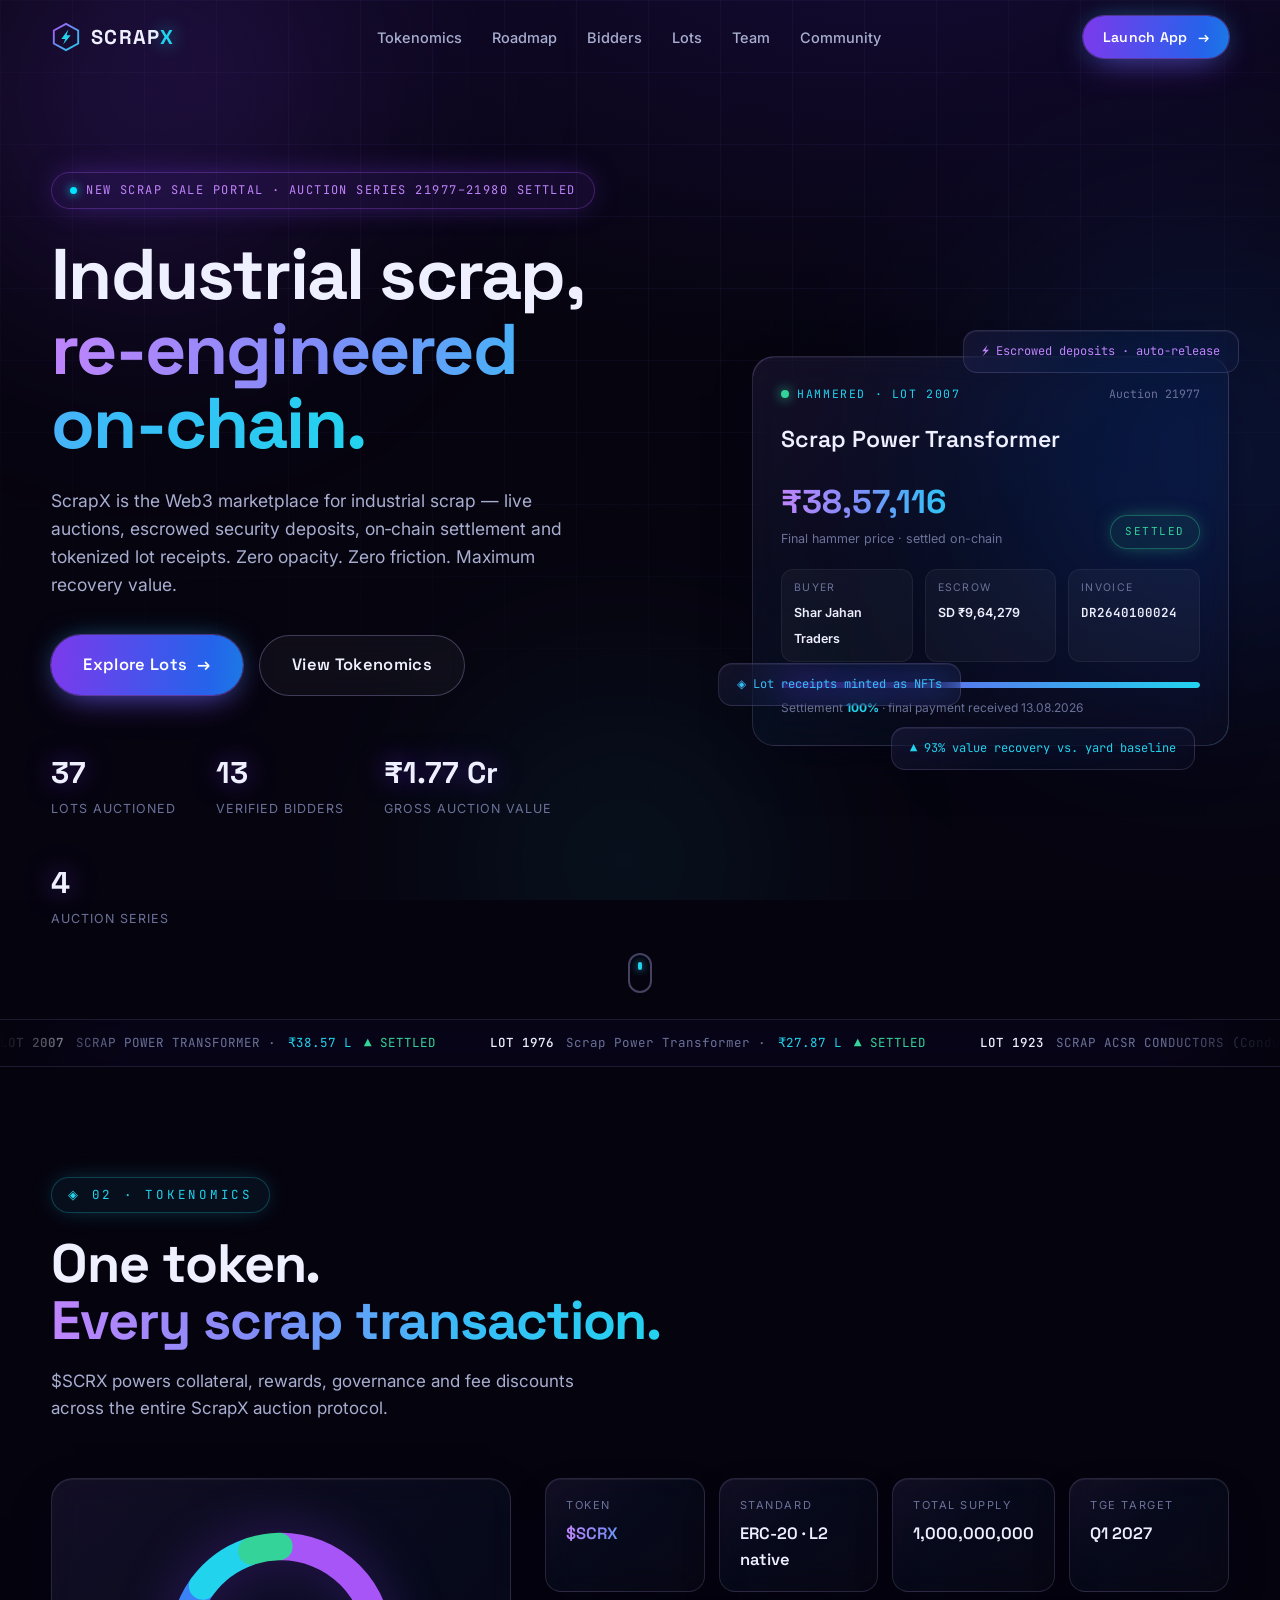
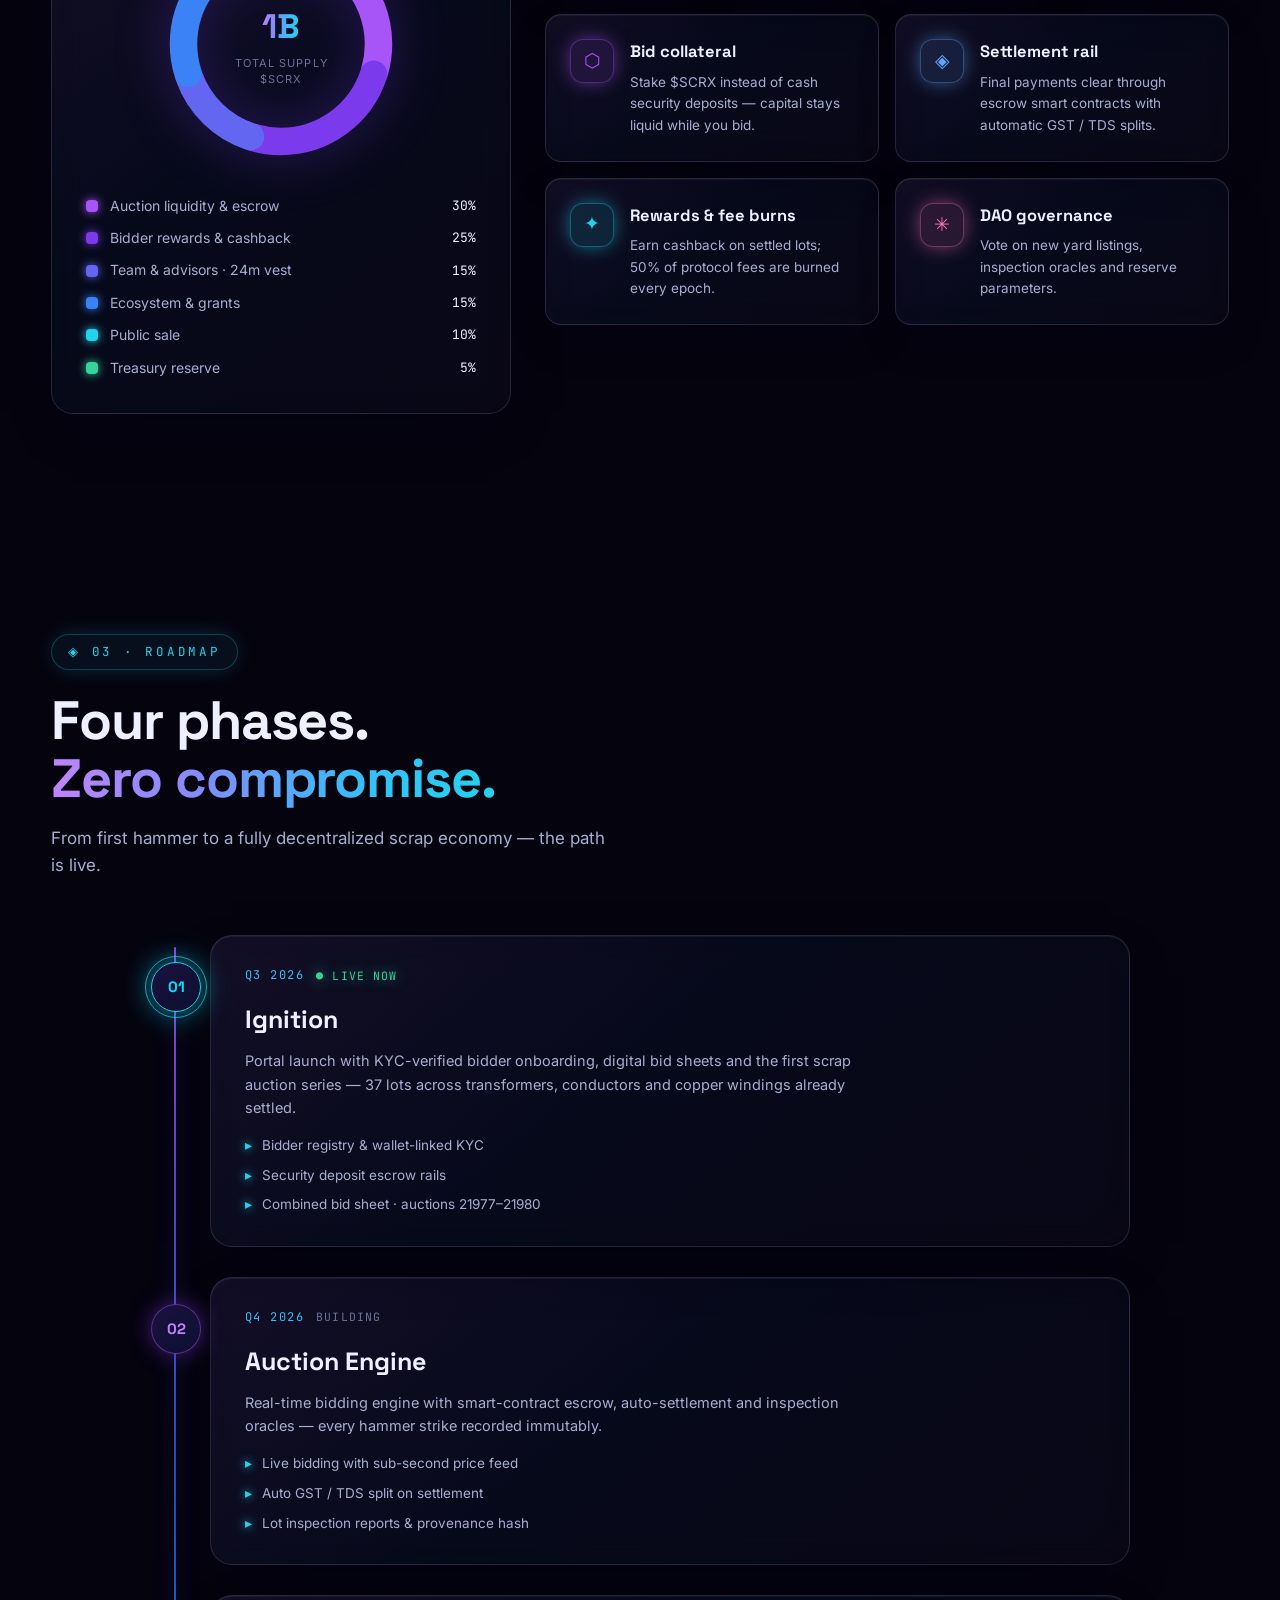
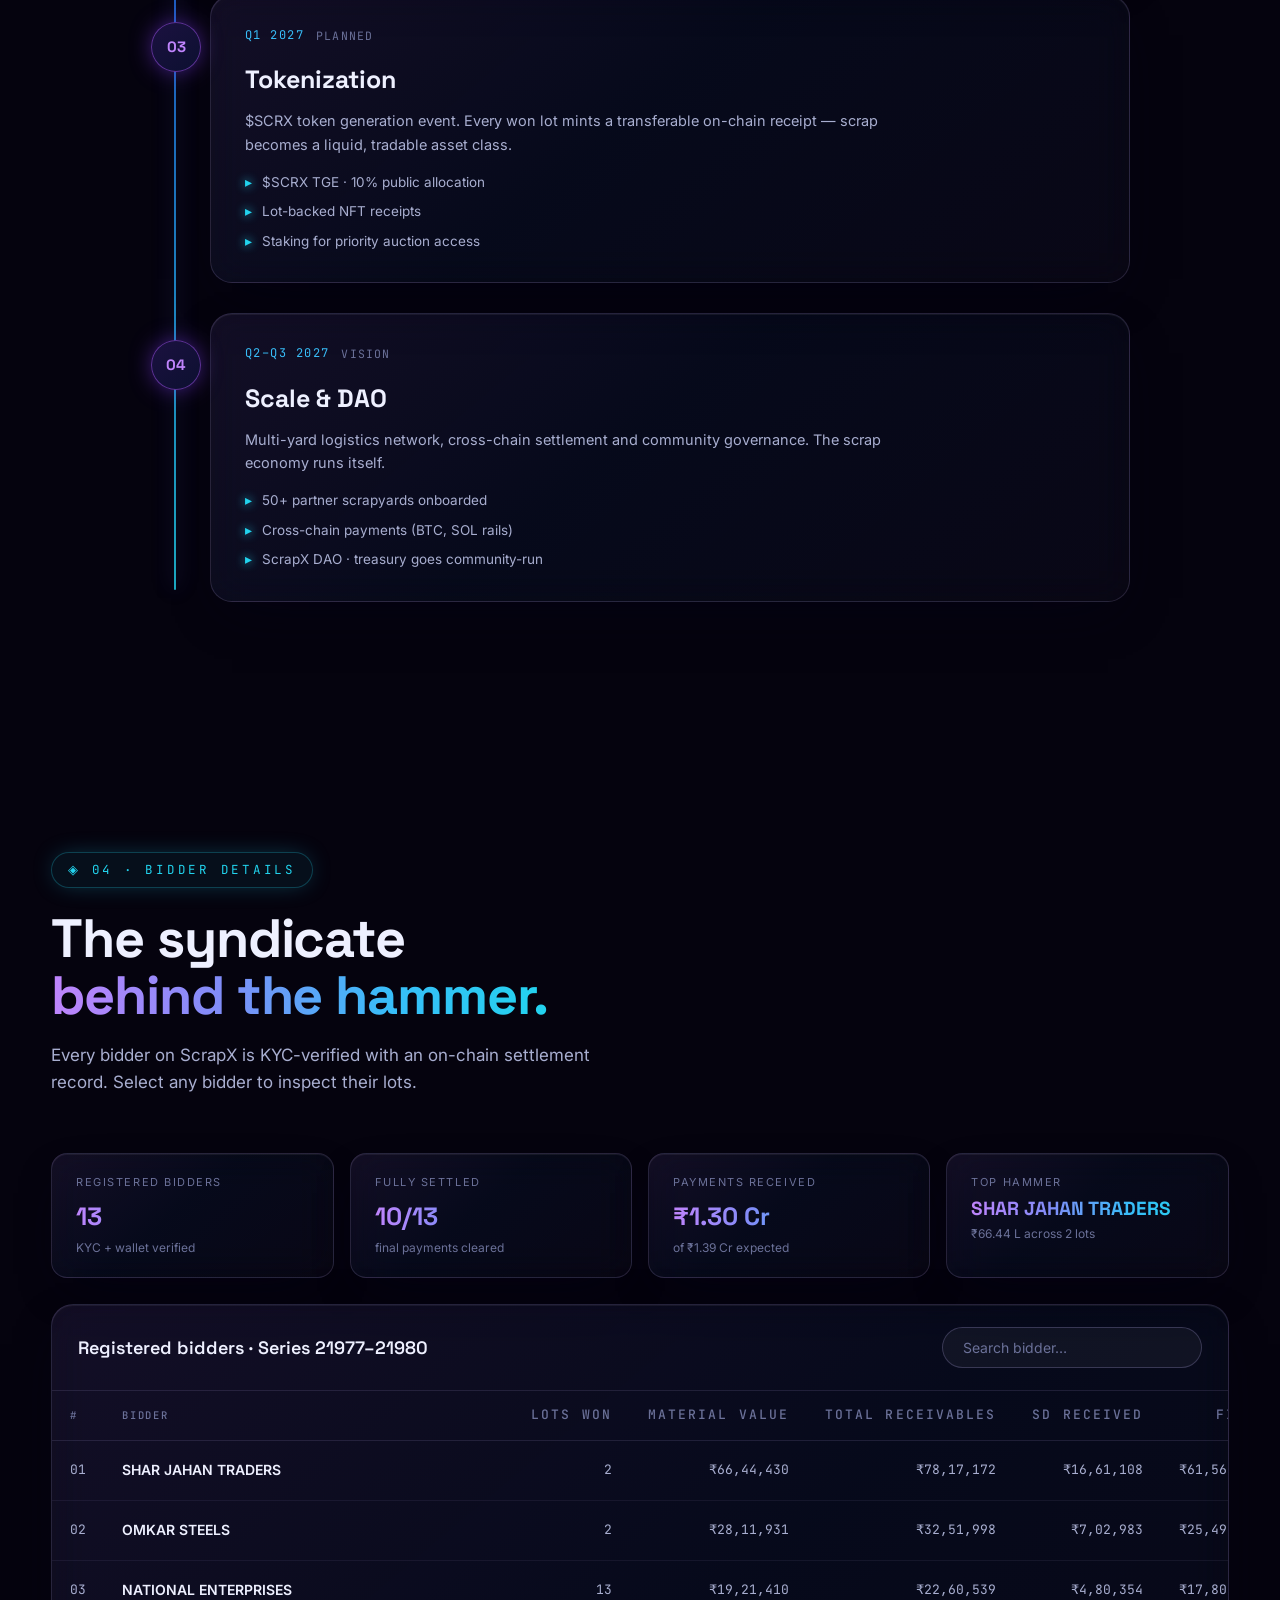
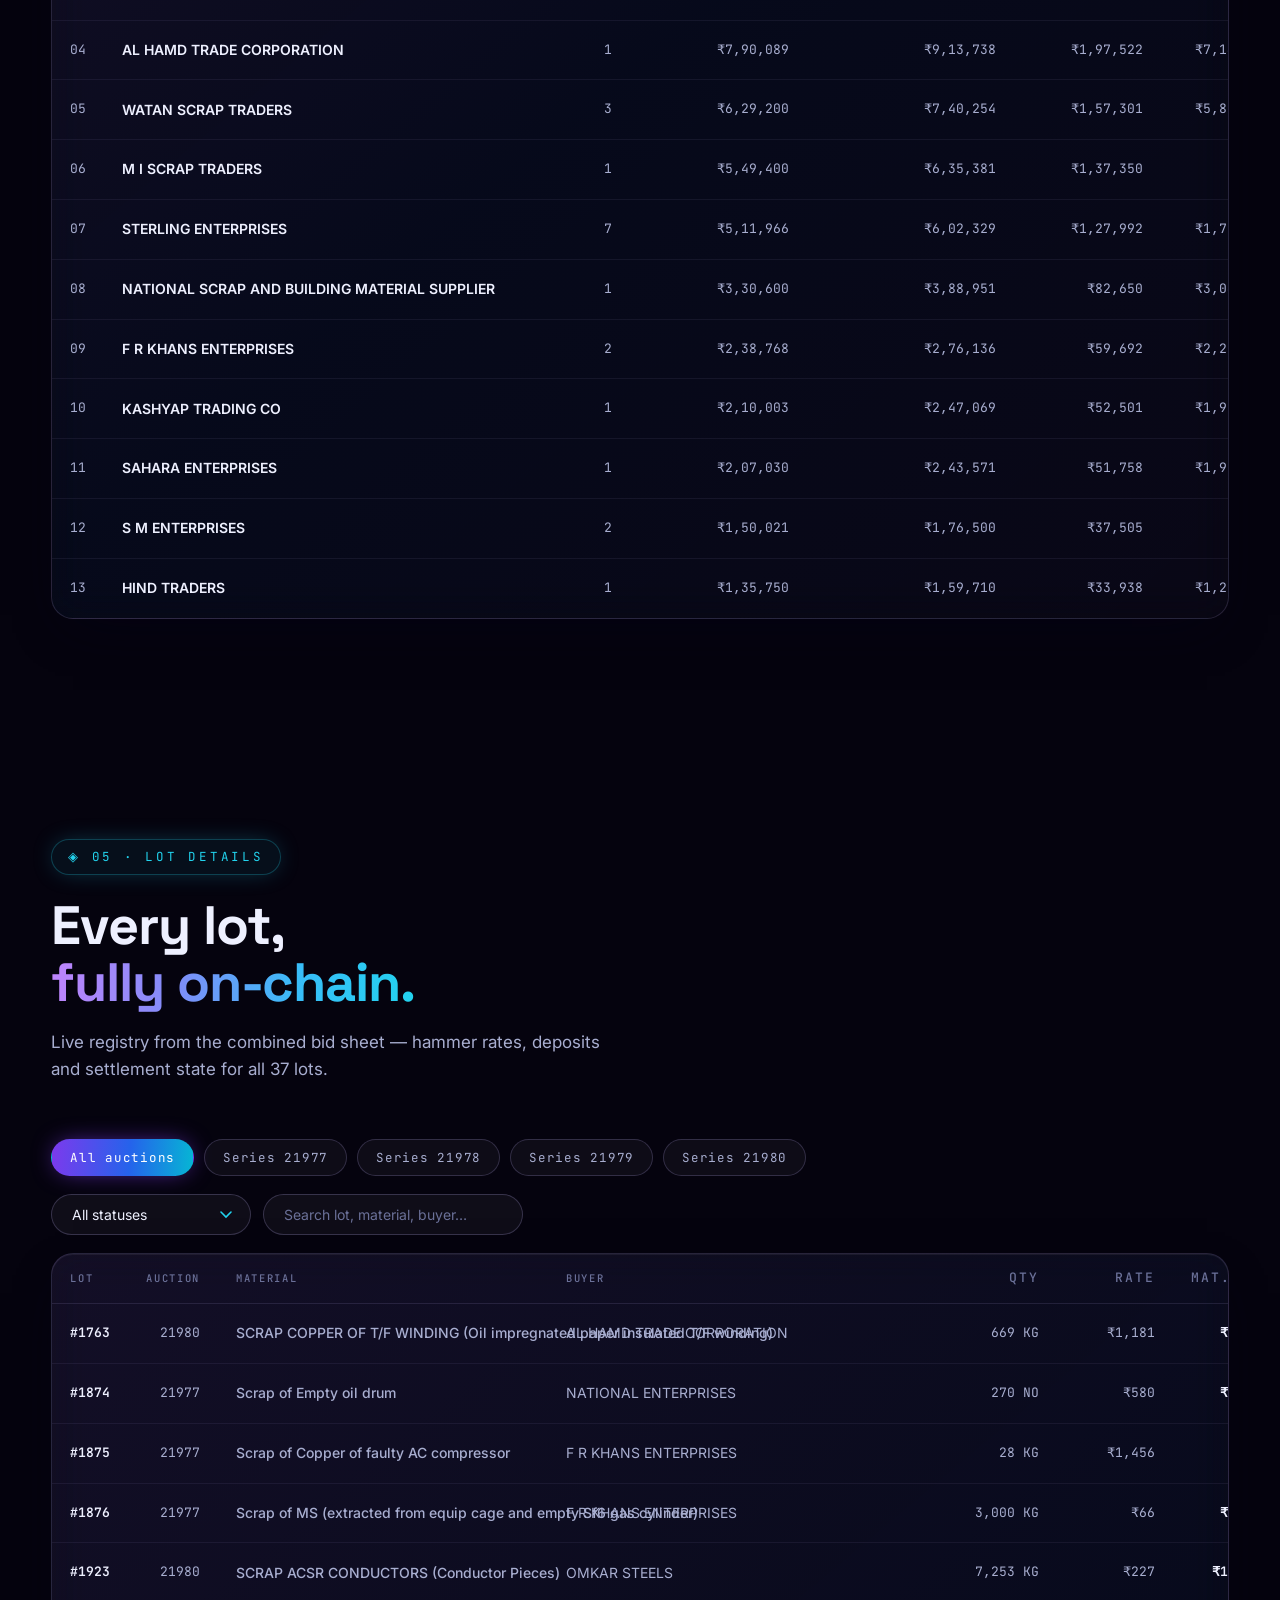
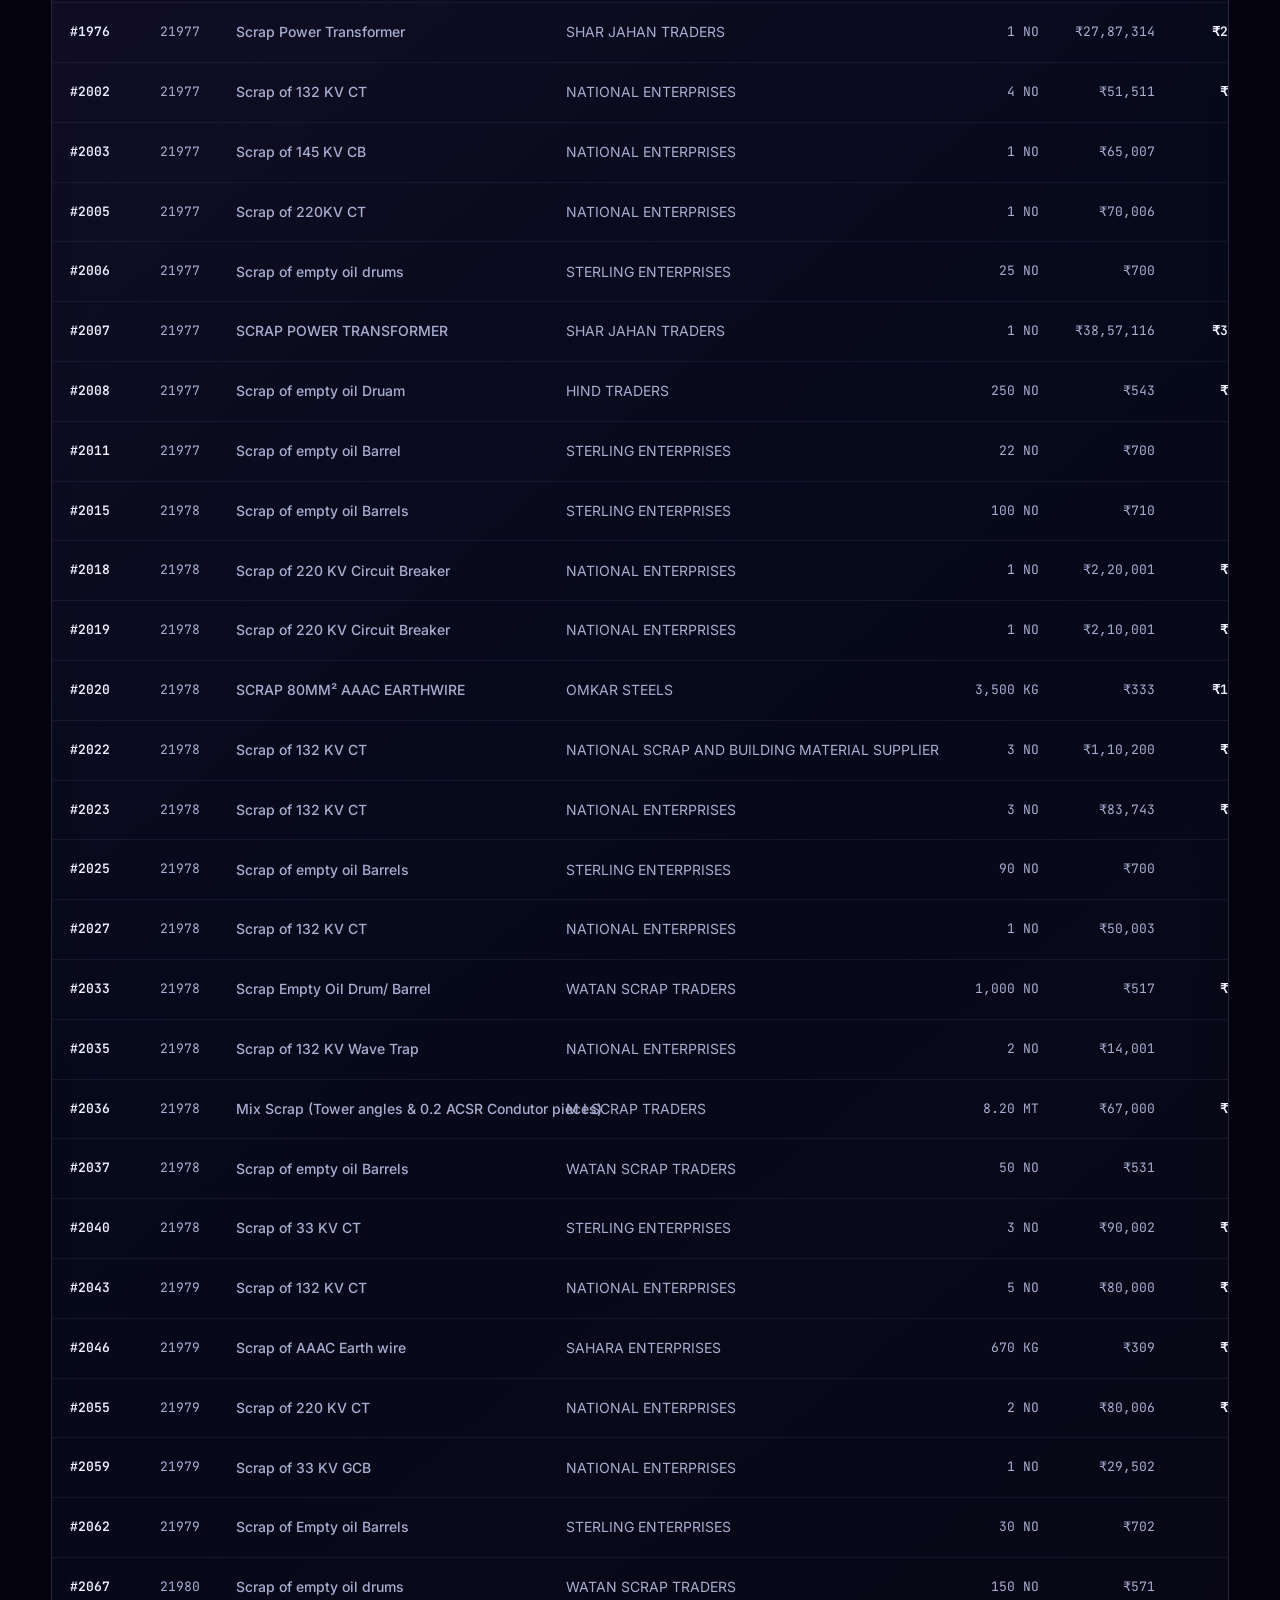
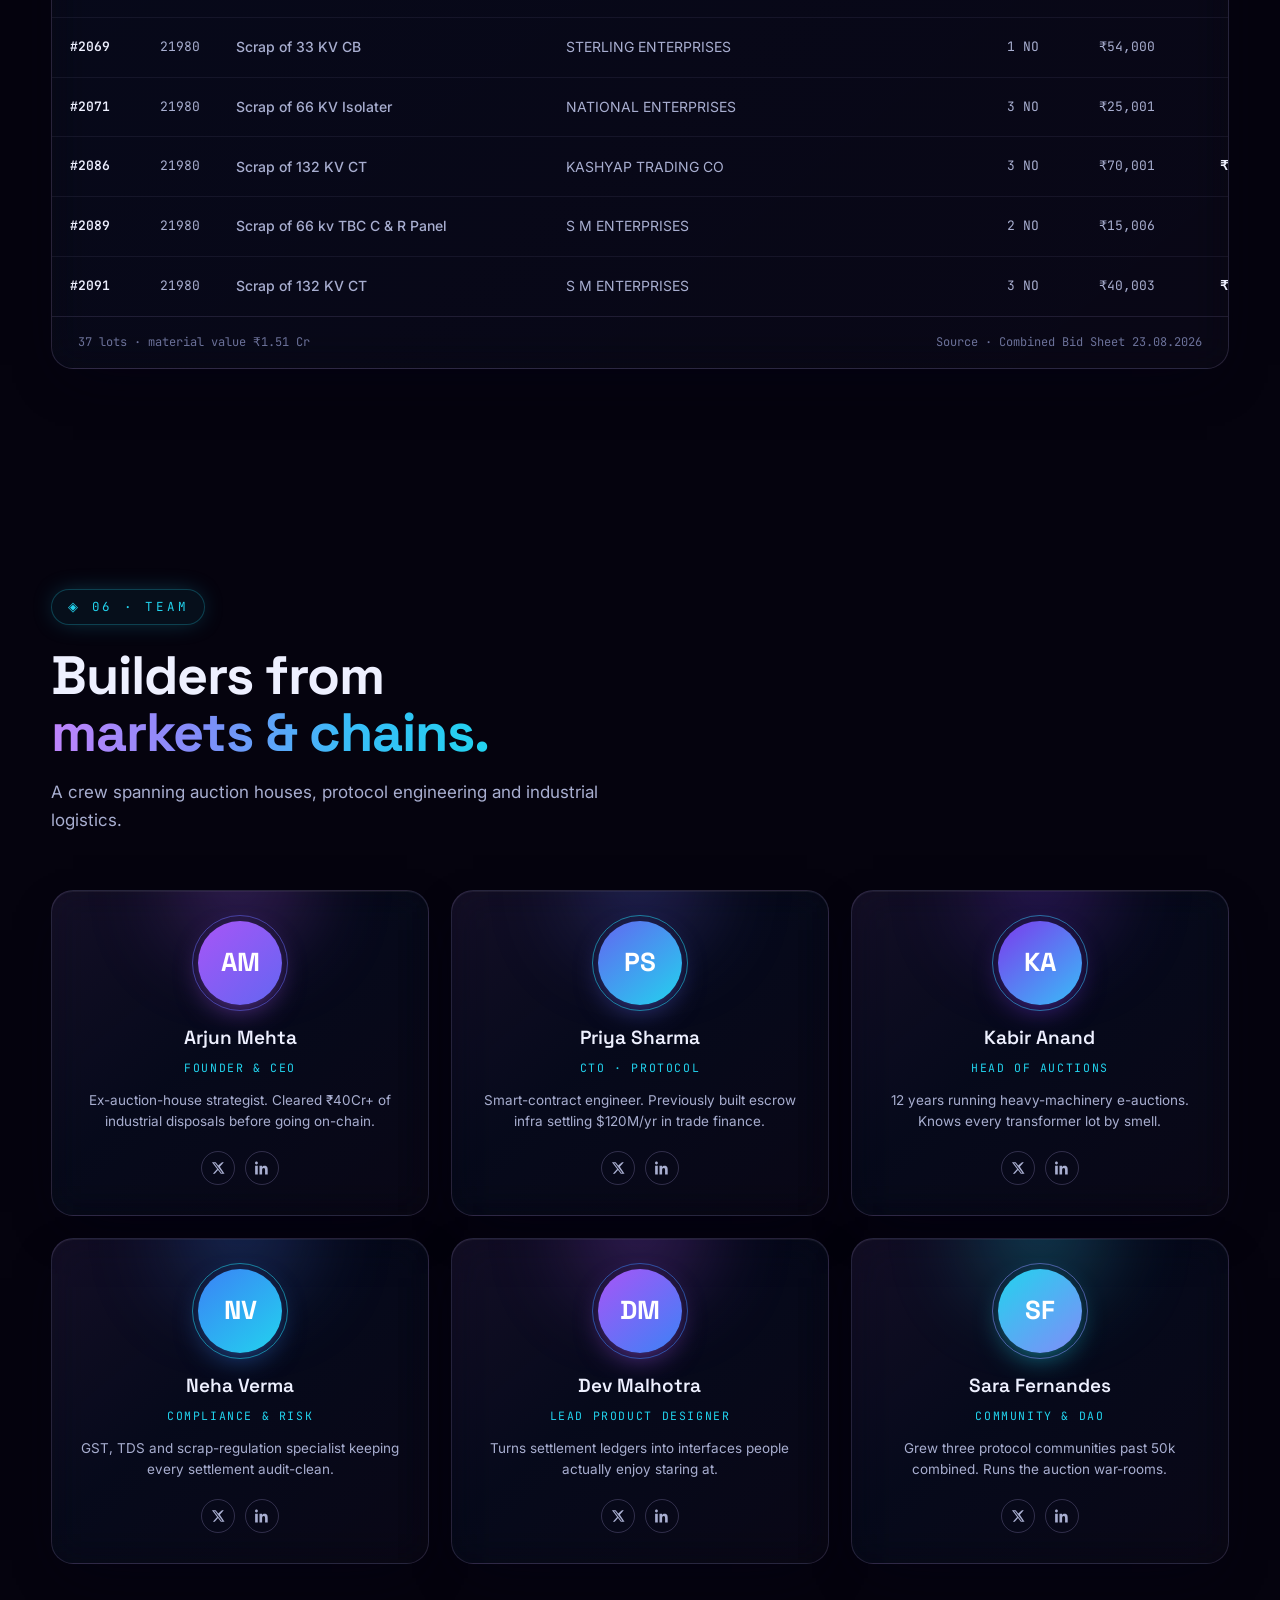
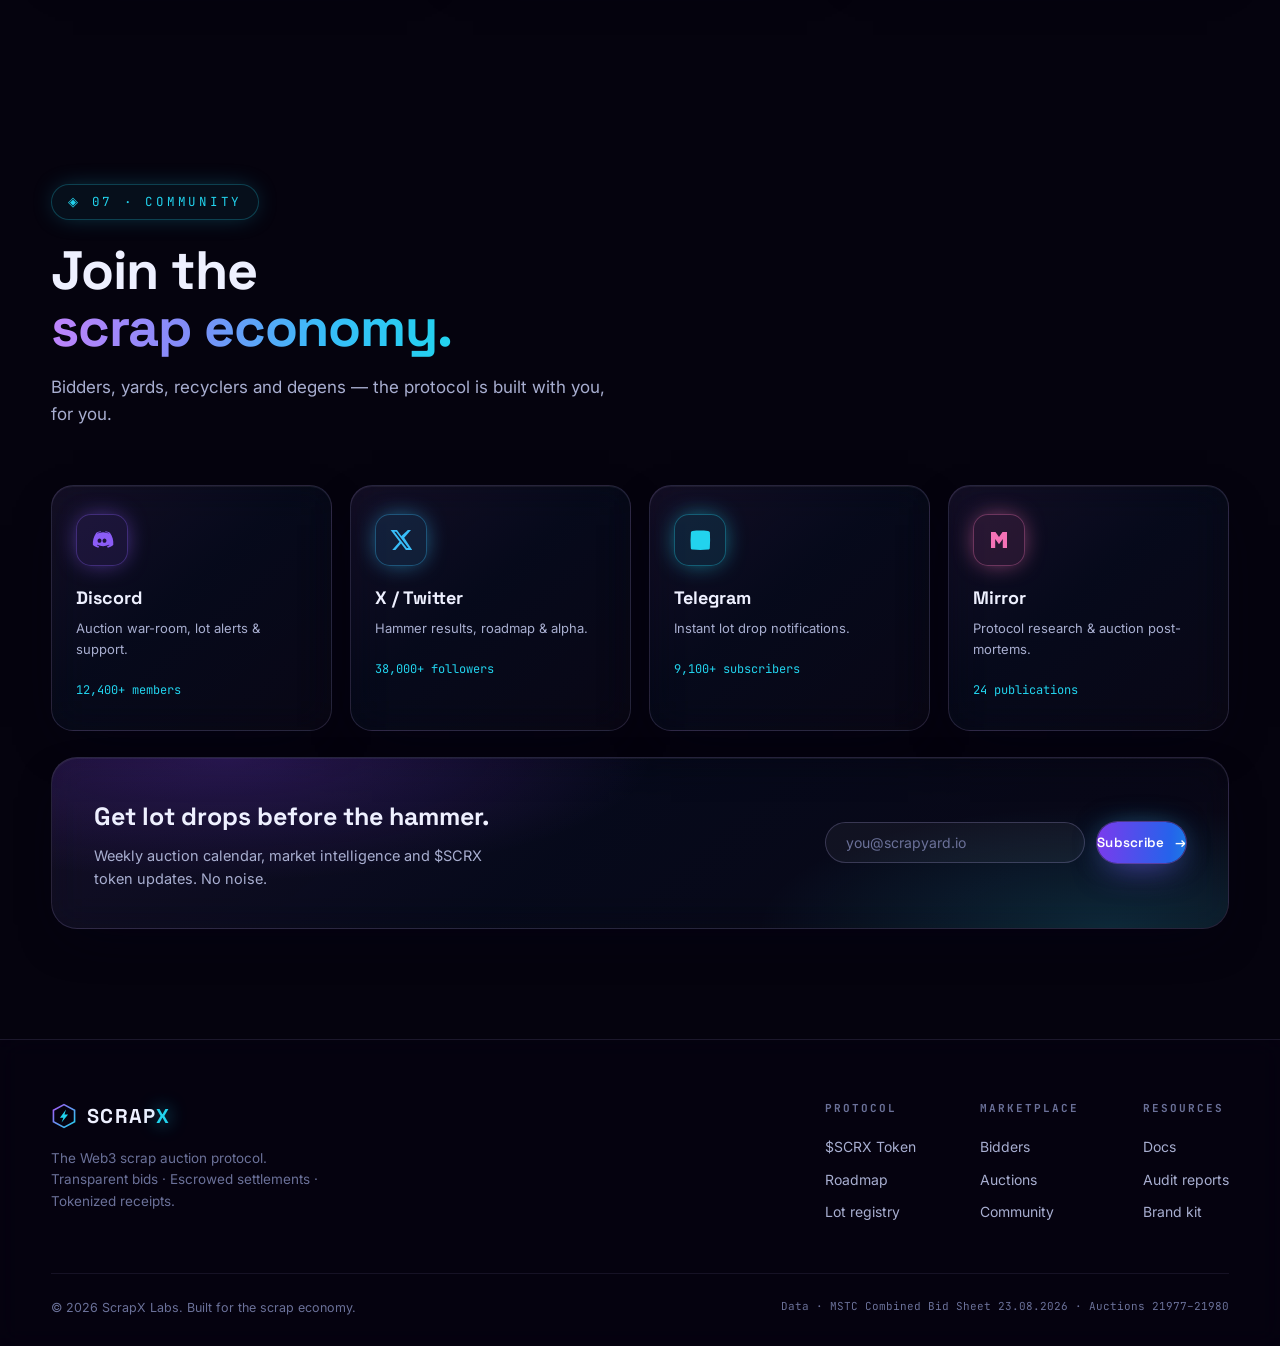
<file: index.html>
<!DOCTYPE html>
<html lang="en">
<head>
  <meta charset="UTF-8" />
  <meta name="viewport" content="width=device-width, initial-scale=1.0" />
  <title>ScrapX — The Web3 Scrap Auction Protocol</title>
  <meta name="description" content="ScrapX turns industrial scrap auctions into a transparent, on-chain marketplace — live bidding, escrowed settlements and tokenized lot receipts." />
  <link rel="canonical" href="https://piyush4315.github.io/27.08.2026/" />
  <meta property="og:title" content="ScrapX — The Web3 Scrap Auction Protocol" />
  <meta property="og:description" content="Live auctions, escrowed settlements and tokenized lot receipts for industrial scrap." />
  <meta property="og:type" content="website" />
  <meta name="theme-color" content="#05030e" />
  <link rel="preconnect" href="https://fonts.googleapis.com" />
  <link rel="preconnect" href="https://fonts.gstatic.com" crossorigin />
  <link href="https://fonts.googleapis.com/css2?family=Space+Grotesk:wght@400;500;600;700&family=Inter:wght@400;500;600&family=JetBrains+Mono:wght@400;500;600&display=swap" rel="stylesheet" />
  <link rel="stylesheet" href="css/styles.css?v=2" />
  <link rel="icon" href="data:image/svg+xml,%3Csvg xmlns='http://www.w3.org/2000/svg' viewBox='0 0 32 32'%3E%3Cpath d='M16 2 29 9v14L16 30 3 23V9z' fill='%237c3aed'/%3E%3Cpath d='M18.5 8 11 18h4.2L13 24l8-10h-4.4z' fill='%2322d3ee'/%3E%3C/svg%3E" />
</head>
<body>

  <!-- ambient background -->
  <div class="bg-fx" aria-hidden="true">
    <div class="orb orb-purple"></div>
    <div class="orb orb-blue"></div>
    <div class="orb orb-cyan"></div>
    <div class="grid-overlay"></div>
    <div class="noise"></div>
  </div>

  <!-- ══════════ NAV ══════════ -->
  <header class="nav" id="nav">
    <div class="nav-inner container">
      <a href="#home" class="brand">
        <svg class="brand-mark" viewBox="0 0 32 32" width="30" height="30" aria-hidden="true">
          <defs><linearGradient id="lg-brand" x1="0" y1="0" x2="1" y2="1">
            <stop offset="0" stop-color="#a855f7"/><stop offset="1" stop-color="#22d3ee"/>
          </linearGradient></defs>
          <path d="M16 2 29 9v14L16 30 3 23V9z" fill="none" stroke="url(#lg-brand)" stroke-width="2"/>
          <path d="M18.5 8 11 18h4.2L13 24l8-10h-4.4z" fill="#22d3ee"/>
        </svg>
        <span class="brand-name">SCRAP<span class="brand-x">X</span></span>
      </a>
      <nav class="nav-links" id="navLinks">
        <a href="#tokenomics">Tokenomics</a>
        <a href="#roadmap">Roadmap</a>
        <a href="#bidders">Bidders</a>
        <a href="#lots">Lots</a>
        <a href="#team">Team</a>
        <a href="#community">Community</a>
      </nav>
      <div class="nav-cta">
        <a href="#lots" class="btn btn-primary btn-sm">Launch App <span class="btn-arrow">→</span></a>
        <button class="nav-burger" id="navBurger" aria-label="Menu"><span></span><span></span></button>
      </div>
    </div>
  </header>

  <main>
    <!-- ══════════ HERO ══════════ -->
    <section class="hero" id="home">
      <div class="container hero-inner">
        <div class="hero-copy">
          <div class="pill reveal">
            <span class="pill-dot"></span> New Scrap Sale Portal · Auction Series 21977–21980 Settled
          </div>
          <h1 class="hero-title reveal d1">
            Industrial scrap,<br />
            <span class="grad-text">re‑engineered on‑chain.</span>
          </h1>
          <p class="hero-sub reveal d2">
            ScrapX is the Web3 marketplace for industrial scrap — live auctions, escrowed
            security deposits, on‑chain settlement and tokenized lot receipts. Zero opacity.
            Zero friction. Maximum recovery value.
          </p>
          <div class="hero-ctas reveal d3">
            <a href="#lots" class="btn btn-primary btn-lg">Explore Lots <span class="btn-arrow">→</span></a>
            <a href="#tokenomics" class="btn btn-ghost btn-lg">View Tokenomics</a>
          </div>
          <div class="hero-stats reveal d4">
            <div class="stat">
              <span class="stat-num" data-count="37">0</span>
              <span class="stat-label">Lots auctioned</span>
            </div>
            <div class="stat">
              <span class="stat-num" data-count="13">0</span>
              <span class="stat-label">Verified bidders</span>
            </div>
            <div class="stat">
              <span class="stat-num" data-count="1.77" data-prefix="₹" data-suffix=" Cr" data-decimals="2">0</span>
              <span class="stat-label">Gross auction value</span>
            </div>
            <div class="stat">
              <span class="stat-num" data-count="4">0</span>
              <span class="stat-label">Auction series</span>
            </div>
          </div>
        </div>

        <div class="hero-visual reveal d2">
          <div class="glass live-card">
            <div class="live-head">
              <span class="live-badge"><span class="live-dot"></span> HAMMERED · LOT 2007</span>
              <span class="live-auction">Auction 21977</span>
            </div>
            <h3 class="live-title">Scrap Power Transformer</h3>
            <div class="live-price-row">
              <div>
                <div class="live-price">₹38,57,116</div>
                <div class="live-sub">Final hammer price · settled on-chain</div>
              </div>
              <div class="live-status ok">SETTLED</div>
            </div>
            <div class="live-meta">
              <div><span>Buyer</span><b>Shar Jahan Traders</b></div>
              <div><span>Escrow</span><b>SD ₹9,64,279</b></div>
              <div><span>Invoice</span><b class="mono">DR2640100024</b></div>
            </div>
            <div class="live-bar"><div class="live-bar-fill" style="--w:100%"></div></div>
            <div class="live-bar-label">Settlement <b>100%</b> · final payment received 13.08.2026</div>
          </div>
          <div class="glass chip chip-a">⚡ Escrowed deposits · auto‑release</div>
          <div class="glass chip chip-b">◈ Lot receipts minted as NFTs</div>
          <div class="glass chip chip-c">▲ 93% value recovery vs. yard baseline</div>
        </div>
      </div>
      <div class="hero-scroll" aria-hidden="true"><span></span></div>
    </section>

    <!-- ══════════ TICKER ══════════ -->
    <div class="ticker" aria-hidden="true">
      <div class="ticker-track" id="tickerTrack"></div>
    </div>

    <!-- ══════════ TOKENOMICS ══════════ -->
    <section class="section" id="tokenomics">
      <div class="container">
        <div class="sec-head reveal">
          <span class="eyebrow">◈ 02 · Tokenomics</span>
          <h2 class="sec-title">One token.<br /><span class="grad-text">Every scrap transaction.</span></h2>
          <p class="sec-sub">$SCRX powers collateral, rewards, governance and fee discounts across the entire ScrapX auction protocol.</p>
        </div>

        <div class="token-grid">
          <div class="glass token-chart-card reveal">
            <div class="donut-wrap">
              <svg viewBox="0 0 200 200" class="donut" id="donut"></svg>
              <div class="donut-center">
                <span class="donut-supply">1B</span>
                <span class="donut-label">Total supply<br/>$SCRX</span>
              </div>
            </div>
            <ul class="legend" id="legend"></ul>
          </div>

          <div class="token-side">
            <div class="token-metrics reveal d1">
              <div class="glass metric"><span class="metric-k">Token</span><span class="metric-v grad-text">$SCRX</span></div>
              <div class="glass metric"><span class="metric-k">Standard</span><span class="metric-v">ERC-20 · L2 native</span></div>
              <div class="glass metric"><span class="metric-k">Total supply</span><span class="metric-v">1,000,000,000</span></div>
              <div class="glass metric"><span class="metric-k">TGE target</span><span class="metric-v">Q1 2027</span></div>
            </div>
            <div class="utility-list">
              <div class="glass utility reveal d1">
                <div class="utility-icon" style="--c:#a855f7">⬡</div>
                <div><h4>Bid collateral</h4><p>Stake $SCRX instead of cash security deposits — capital stays liquid while you bid.</p></div>
              </div>
              <div class="glass utility reveal d2">
                <div class="utility-icon" style="--c:#60a5fa">◈</div>
                <div><h4>Settlement rail</h4><p>Final payments clear through escrow smart contracts with automatic GST / TDS splits.</p></div>
              </div>
              <div class="glass utility reveal d3">
                <div class="utility-icon" style="--c:#22d3ee">✦</div>
                <div><h4>Rewards & fee burns</h4><p>Earn cashback on settled lots; 50% of protocol fees are burned every epoch.</p></div>
              </div>
              <div class="glass utility reveal d4">
                <div class="utility-icon" style="--c:#f472b6">✳</div>
                <div><h4>DAO governance</h4><p>Vote on new yard listings, inspection oracles and reserve parameters.</p></div>
              </div>
            </div>
          </div>
        </div>
      </div>
    </section>

    <!-- ══════════ ROADMAP ══════════ -->
    <section class="section" id="roadmap">
      <div class="container">
        <div class="sec-head reveal">
          <span class="eyebrow">◈ 03 · Roadmap</span>
          <h2 class="sec-title">Four phases.<br /><span class="grad-text">Zero compromise.</span></h2>
          <p class="sec-sub">From first hammer to a fully decentralized scrap economy — the path is live.</p>
        </div>

        <div class="timeline">
          <div class="timeline-line" aria-hidden="true"></div>

          <article class="phase glass reveal live">
            <div class="phase-node"><span class="phase-pulse"></span>01</div>
            <div class="phase-body">
              <div class="phase-tags"><span class="phase-q">Q3 2026</span><span class="phase-status is-live">● Live now</span></div>
              <h3>Ignition</h3>
              <p>Portal launch with KYC-verified bidder onboarding, digital bid sheets and the first scrap auction series — 37 lots across transformers, conductors and copper windings already settled.</p>
              <ul class="phase-list">
                <li>Bidder registry & wallet-linked KYC</li>
                <li>Security deposit escrow rails</li>
                <li>Combined bid sheet · auctions 21977–21980</li>
              </ul>
            </div>
          </article>

          <article class="phase glass reveal">
            <div class="phase-node">02</div>
            <div class="phase-body">
              <div class="phase-tags"><span class="phase-q">Q4 2026</span><span class="phase-status">Building</span></div>
              <h3>Auction Engine</h3>
              <p>Real-time bidding engine with smart-contract escrow, auto-settlement and inspection oracles — every hammer strike recorded immutably.</p>
              <ul class="phase-list">
                <li>Live bidding with sub-second price feed</li>
                <li>Auto GST / TDS split on settlement</li>
                <li>Lot inspection reports & provenance hash</li>
              </ul>
            </div>
          </article>

          <article class="phase glass reveal">
            <div class="phase-node">03</div>
            <div class="phase-body">
              <div class="phase-tags"><span class="phase-q">Q1 2027</span><span class="phase-status">Planned</span></div>
              <h3>Tokenization</h3>
              <p>$SCRX token generation event. Every won lot mints a transferable on-chain receipt — scrap becomes a liquid, tradable asset class.</p>
              <ul class="phase-list">
                <li>$SCRX TGE · 10% public allocation</li>
                <li>Lot-backed NFT receipts</li>
                <li>Staking for priority auction access</li>
              </ul>
            </div>
          </article>

          <article class="phase glass reveal">
            <div class="phase-node">04</div>
            <div class="phase-body">
              <div class="phase-tags"><span class="phase-q">Q2–Q3 2027</span><span class="phase-status">Vision</span></div>
              <h3>Scale & DAO</h3>
              <p>Multi-yard logistics network, cross-chain settlement and community governance. The scrap economy runs itself.</p>
              <ul class="phase-list">
                <li>50+ partner scrapyards onboarded</li>
                <li>Cross-chain payments (BTC, SOL rails)</li>
                <li>ScrapX DAO · treasury goes community-run</li>
              </ul>
            </div>
          </article>
        </div>
      </div>
    </section>

    <!-- ══════════ BIDDERS ══════════ -->
    <section class="section" id="bidders">
      <div class="container">
        <div class="sec-head reveal">
          <span class="eyebrow">◈ 04 · Bidder Details</span>
          <h2 class="sec-title">The syndicate<br /><span class="grad-text">behind the hammer.</span></h2>
          <p class="sec-sub">Every bidder on ScrapX is KYC-verified with an on-chain settlement record. Select any bidder to inspect their lots.</p>
        </div>

        <div class="ledger-chips reveal" id="bidderSummary"></div>

        <div class="glass table-panel reveal d1">
          <div class="table-top">
            <h3 class="table-title">Registered bidders · Series 21977–21980</h3>
            <input type="search" class="input" id="bidderSearch" placeholder="Search bidder…" />
          </div>
          <div class="table-scroll">
            <table class="data-table">
              <thead>
                <tr>
                  <th>#</th><th>Bidder</th><th class="num">Lots won</th>
                  <th class="num">Material value</th><th class="num">Total receivables</th>
                  <th class="num">SD received</th><th class="num">Final payment</th><th>Status</th><th></th>
                </tr>
              </thead>
              <tbody id="bidderRows"></tbody>
            </table>
          </div>
        </div>
      </div>
    </section>

    <!-- ══════════ LOTS ══════════ -->
    <section class="section" id="lots">
      <div class="container">
        <div class="sec-head reveal">
          <span class="eyebrow">◈ 05 · Lot Details</span>
          <h2 class="sec-title">Every lot,<br /><span class="grad-text">fully on-chain.</span></h2>
          <p class="sec-sub">Live registry from the combined bid sheet — hammer rates, deposits and settlement state for all 37 lots.</p>
        </div>

        <div class="lot-controls reveal">
          <div class="chip-row" id="auctionChips"></div>
          <div class="lot-controls-right">
            <select class="input" id="statusFilter">
              <option value="all">All statuses</option>
              <option value="settled">Settled</option>
              <option value="partial">Partially settled</option>
              <option value="pending">Pending payment</option>
            </select>
            <input type="search" class="input" id="lotSearch" placeholder="Search lot, material, buyer…" />
          </div>
        </div>
        <div class="active-filter" id="bidderFilterTag" hidden>
          <span></span><button id="clearBidderFilter">✕</button>
        </div>

        <div class="glass table-panel reveal d1">
          <div class="table-scroll">
            <table class="data-table">
              <thead>
                <tr>
                  <th>Lot</th><th>Auction</th><th>Material</th><th>Buyer</th>
                  <th class="num">Qty</th><th class="num">Rate</th><th class="num">Mat. value</th><th>Status</th><th></th>
                </tr>
              </thead>
              <tbody id="lotRows"></tbody>
            </table>
          </div>
          <div class="table-foot" id="lotFoot"></div>
        </div>
      </div>
    </section>

    <!-- ══════════ TEAM ══════════ -->
    <section class="section" id="team">
      <div class="container">
        <div class="sec-head reveal">
          <span class="eyebrow">◈ 06 · Team</span>
          <h2 class="sec-title">Builders from<br /><span class="grad-text">markets & chains.</span></h2>
          <p class="sec-sub">A crew spanning auction houses, protocol engineering and industrial logistics.</p>
        </div>
        <div class="team-grid" id="teamGrid"></div>
      </div>
    </section>

    <!-- ══════════ COMMUNITY ══════════ -->
    <section class="section" id="community">
      <div class="container">
        <div class="sec-head reveal">
          <span class="eyebrow">◈ 07 · Community</span>
          <h2 class="sec-title">Join the<br /><span class="grad-text">scrap economy.</span></h2>
          <p class="sec-sub">Bidders, yards, recyclers and degens — the protocol is built with you, for you.</p>
        </div>

        <div class="comm-grid">
          <a class="glass comm-card reveal" href="#" onclick="return false">
            <div class="comm-icon" style="--c:#8b5cf6">
              <svg viewBox="0 0 24 24" width="26" height="26" fill="currentColor"><path d="M19.3 5.3A16.9 16.9 0 0 0 15.1 4l-.2.4c1.5.4 2.9 1 4.1 1.9a13.7 13.7 0 0 0-12 0C8.2 5.4 9.6 4.8 11.1 4.4L10.9 4a16.9 16.9 0 0 0-4.2 1.3C4 9.2 3.3 13 3.6 16.7c1.7 1.3 3.4 2 5 2.5l.8-1.3c-.9-.3-1.7-.7-2.4-1.2l.6-.4a12 12 0 0 0 10.8 0l.6.4c-.8.5-1.6.9-2.4 1.2l.8 1.3c1.7-.5 3.3-1.2 5-2.5.4-4.3-.7-8-3.1-11.4ZM9.7 14.6c-1 0-1.8-.9-1.8-2s.8-2 1.8-2 1.9.9 1.8 2c0 1.1-.8 2-1.8 2Zm4.6 0c-1 0-1.8-.9-1.8-2s.8-2 1.8-2 1.9.9 1.8 2c0 1.1-.8 2-1.8 2Z"/></svg>
            </div>
            <h4>Discord</h4><p>Auction war-room, lot alerts & support.</p>
            <span class="comm-stat">12,400+ members</span>
          </a>
          <a class="glass comm-card reveal d1" href="#" onclick="return false">
            <div class="comm-icon" style="--c:#38bdf8">
              <svg viewBox="0 0 24 24" width="24" height="24" fill="currentColor"><path d="M18.9 2H22l-6.8 7.8L23.2 22h-6.3l-4.9-6.4L6.4 22H3.2l7.3-8.3L1.6 2H8l4.4 5.9L18.9 2Zm-1.1 18h1.7L7.1 3.8H5.3L17.8 20Z"/></svg>
            </div>
            <h4>X / Twitter</h4><p>Hammer results, roadmap & alpha.</p>
            <span class="comm-stat">38,000+ followers</span>
          </a>
          <a class="glass comm-card reveal d2" href="#" onclick="return false">
            <div class="comm-icon" style="--c:#22d3ee">
              <svg viewBox="0 0 24 24" width="24" height="24" fill="currentColor"><path d="M21.9 4.6c.3 5.1.3 10.2-.1 15.3-.1.9-.8 1.6-1.7 1.7-5.2.4-10.4.4-15.6 0-.9-.1-1.6-.8-1.7-1.7-.4-5.1-.4-10.2.1-15.3.1-.9.8-1.6 1.7-1.7C9.7 2.5 14.9 2.5 20 3c.9.1 1.7.8 1.9 1.6ZM9.6 7.2 12 12l2.4-4.8h1.8l-3.4 6.4v4h-1.6v-4L7.8 7.2h1.8Z"/></svg>
            </div>
            <h4>Telegram</h4><p>Instant lot drop notifications.</p>
            <span class="comm-stat">9,100+ subscribers</span>
          </a>
          <a class="glass comm-card reveal d3" href="#" onclick="return false">
            <div class="comm-icon" style="--c:#f472b6">
              <svg viewBox="0 0 24 24" width="24" height="24" fill="currentColor"><path d="M4 4h4.5l3.5 5 3.5-5H20v16h-4.2v-9l-3.8 5.2L8.2 11v9H4V4Z"/></svg>
            </div>
            <h4>Mirror</h4><p>Protocol research & auction post-mortems.</p>
            <span class="comm-stat">24 publications</span>
          </a>
        </div>

        <div class="glass newsletter reveal d2">
          <div class="newsletter-copy">
            <h3>Get lot drops before the hammer.</h3>
            <p>Weekly auction calendar, market intelligence and $SCRX token updates. No noise.</p>
          </div>
          <form class="newsletter-form" id="newsForm">
            <input type="email" class="input" placeholder="you@scrapyard.io" required />
            <button class="btn btn-primary" type="submit">Subscribe <span class="btn-arrow">→</span></button>
          </form>
          <div class="newsletter-ok" id="newsOk" hidden>⚡ You're on the list — first alpha drops soon.</div>
        </div>
      </div>
    </section>
  </main>

  <!-- ══════════ FOOTER ══════════ -->
  <footer class="footer">
    <div class="container footer-inner">
      <div class="footer-brand">
        <a href="#home" class="brand">
          <svg class="brand-mark" viewBox="0 0 32 32" width="26" height="26" aria-hidden="true">
            <path d="M16 2 29 9v14L16 30 3 23V9z" fill="none" stroke="url(#lg-brand)" stroke-width="2"/>
            <path d="M18.5 8 11 18h4.2L13 24l8-10h-4.4z" fill="#22d3ee"/>
          </svg>
          <span class="brand-name">SCRAP<span class="brand-x">X</span></span>
        </a>
        <p>The Web3 scrap auction protocol.<br/>Transparent bids · Escrowed settlements · Tokenized receipts.</p>
      </div>
      <div class="footer-cols">
        <div><h5>Protocol</h5><a href="#tokenomics">$SCRX Token</a><a href="#roadmap">Roadmap</a><a href="#lots">Lot registry</a></div>
        <div><h5>Marketplace</h5><a href="#bidders">Bidders</a><a href="#lots">Auctions</a><a href="#community">Community</a></div>
        <div><h5>Resources</h5><a href="#" onclick="return false">Docs</a><a href="#" onclick="return false">Audit reports</a><a href="#" onclick="return false">Brand kit</a></div>
      </div>
    </div>
    <div class="container footer-base">
      <span>© 2026 ScrapX Labs. Built for the scrap economy.</span>
      <span class="mono footer-src">Data · MSTC Combined Bid Sheet 23.08.2026 · Auctions 21977–21980</span>
    </div>
  </footer>

  <!-- lot detail modal -->
  <div class="modal-backdrop" id="modalBackdrop" hidden>
    <div class="glass modal" role="dialog" aria-modal="true">
      <button class="modal-close" id="modalClose">✕</button>
      <div id="modalBody"></div>
    </div>
  </div>

  <script src="js/data.js?v=2"></script>
  <script src="js/main.js?v=2"></script>
</body>
</html>
</file>
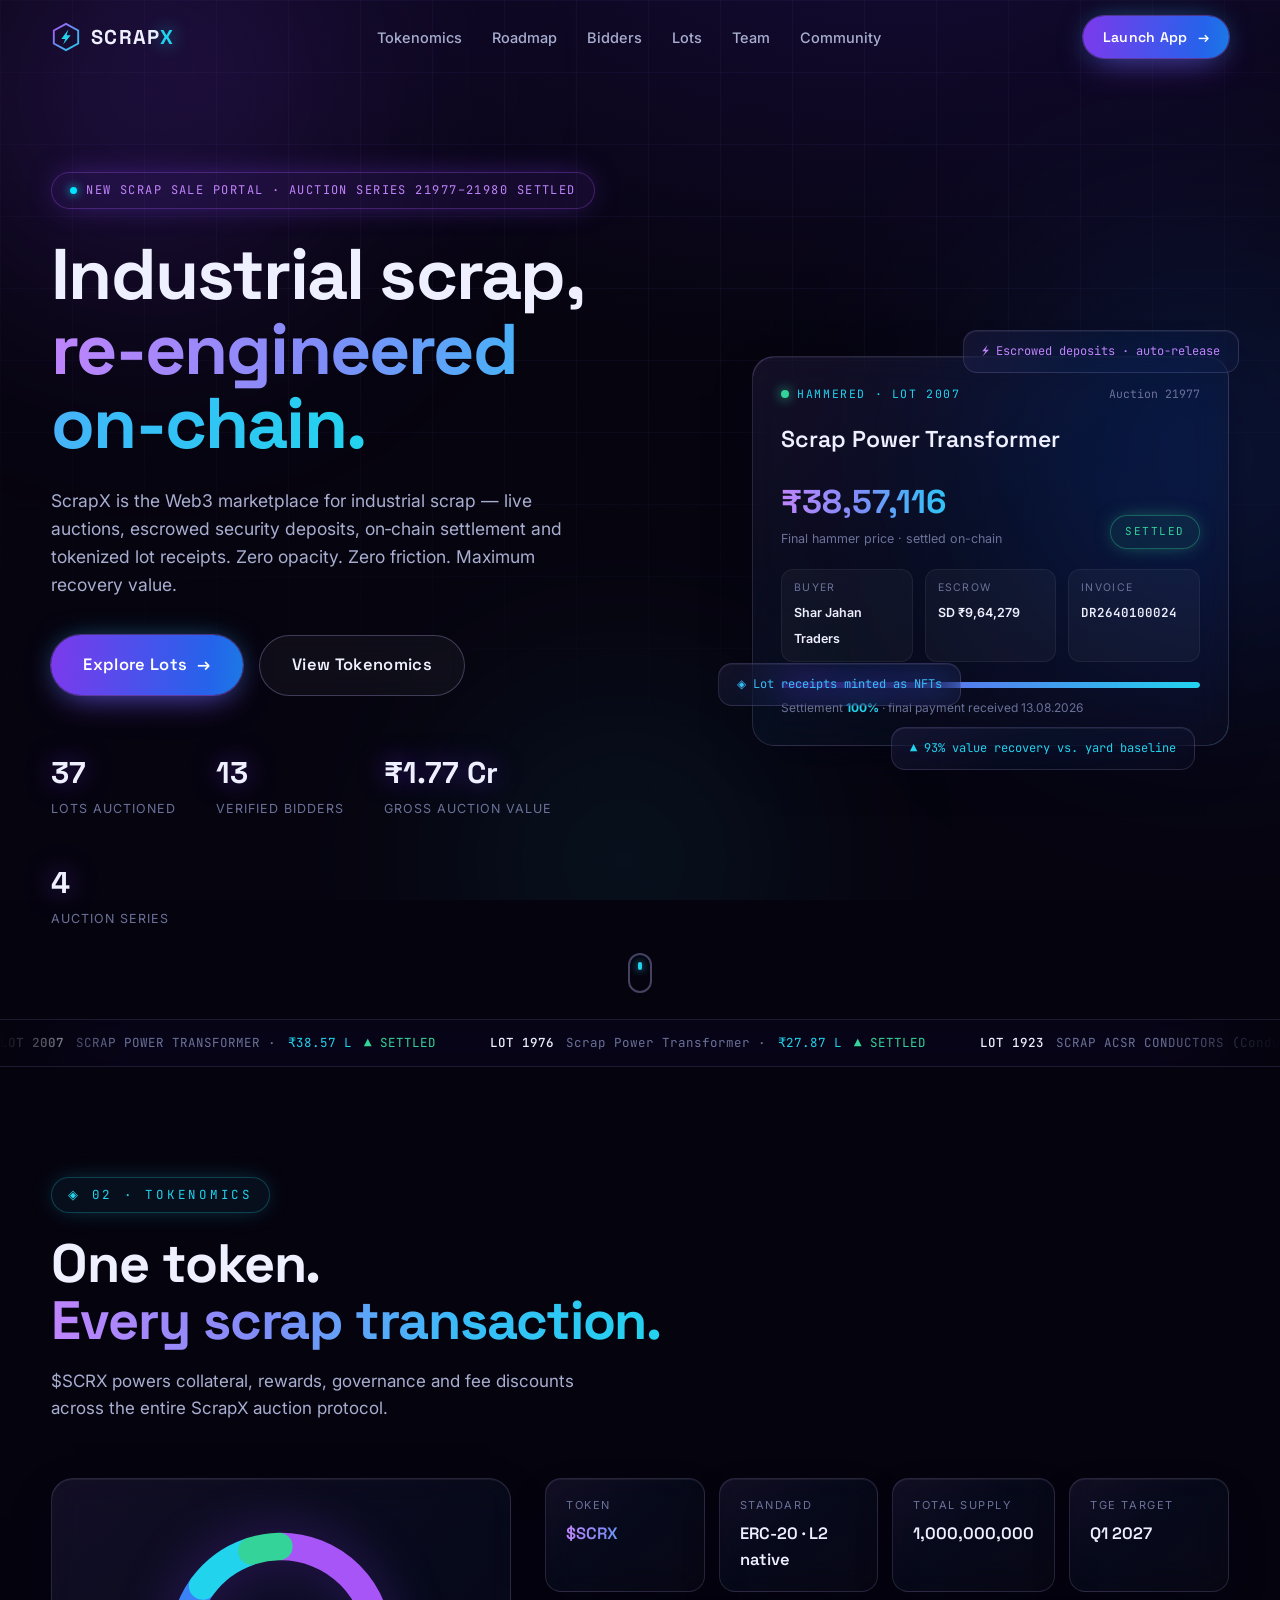
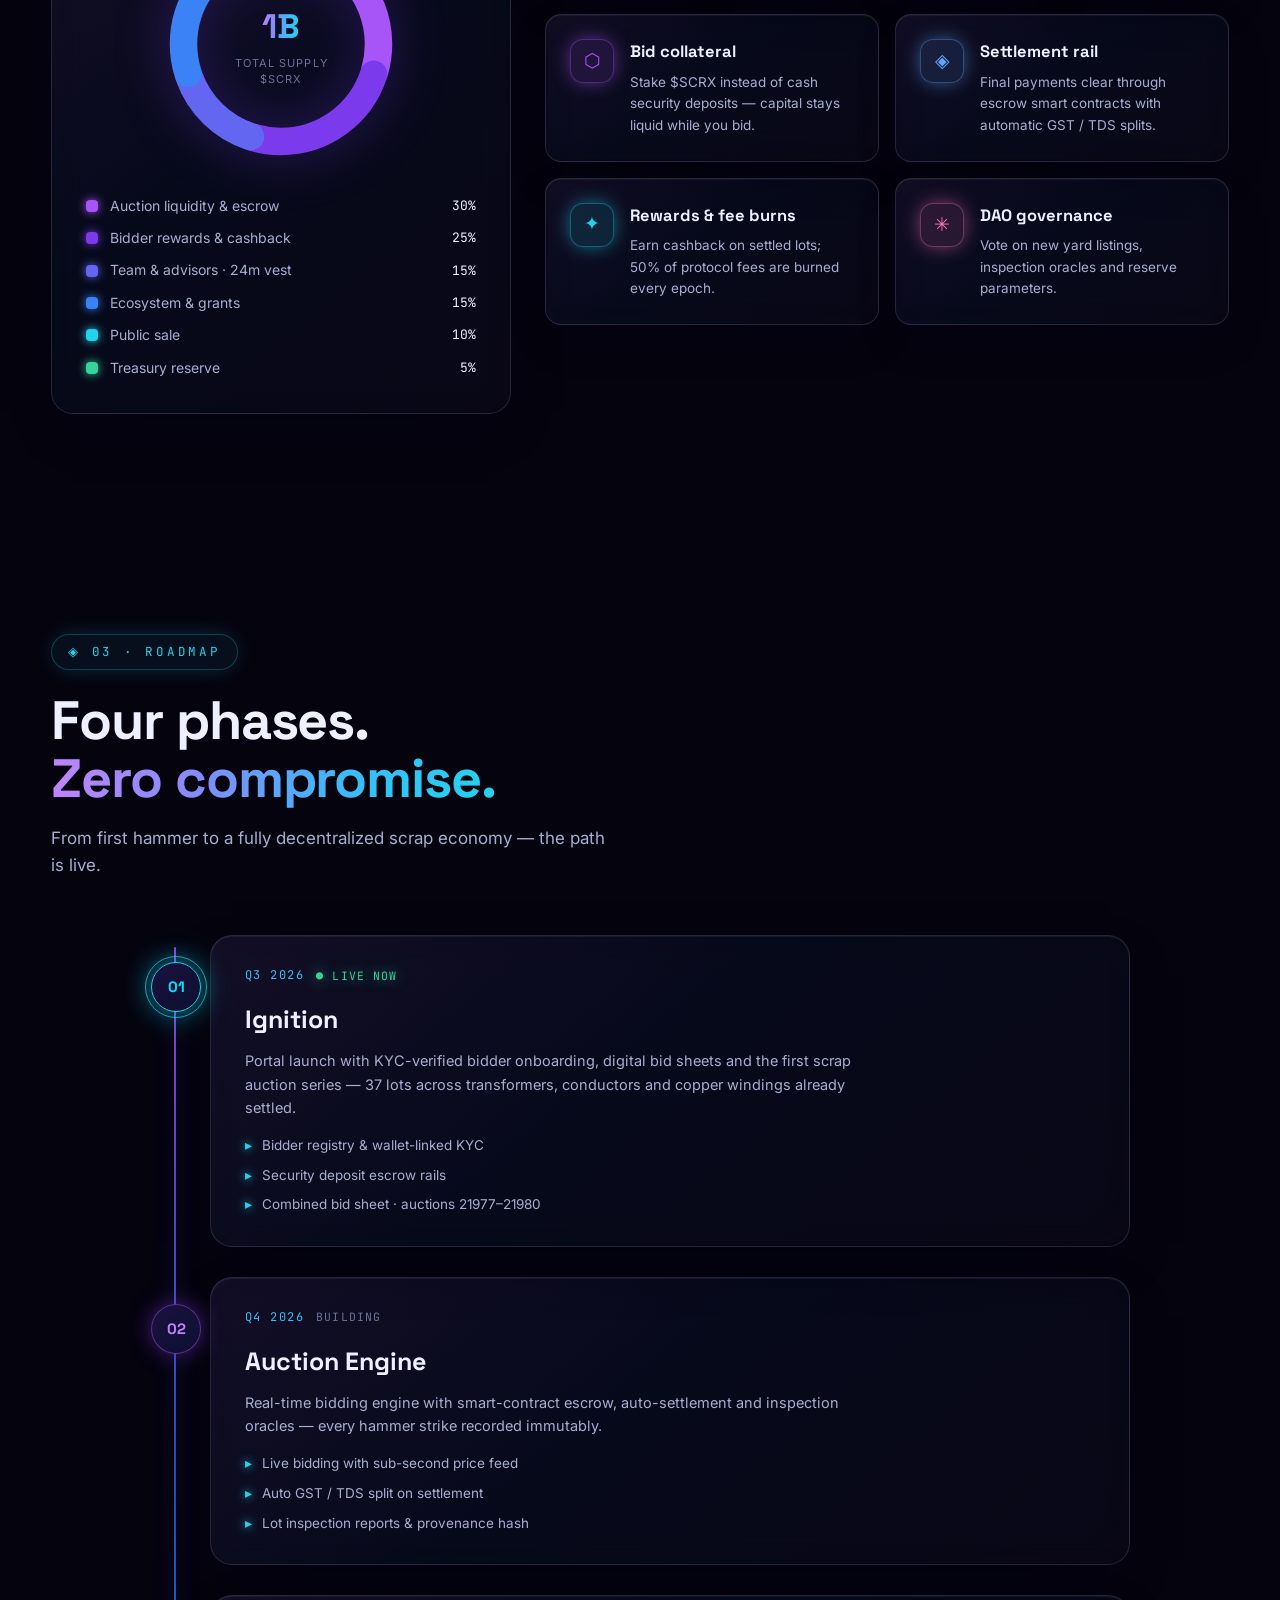
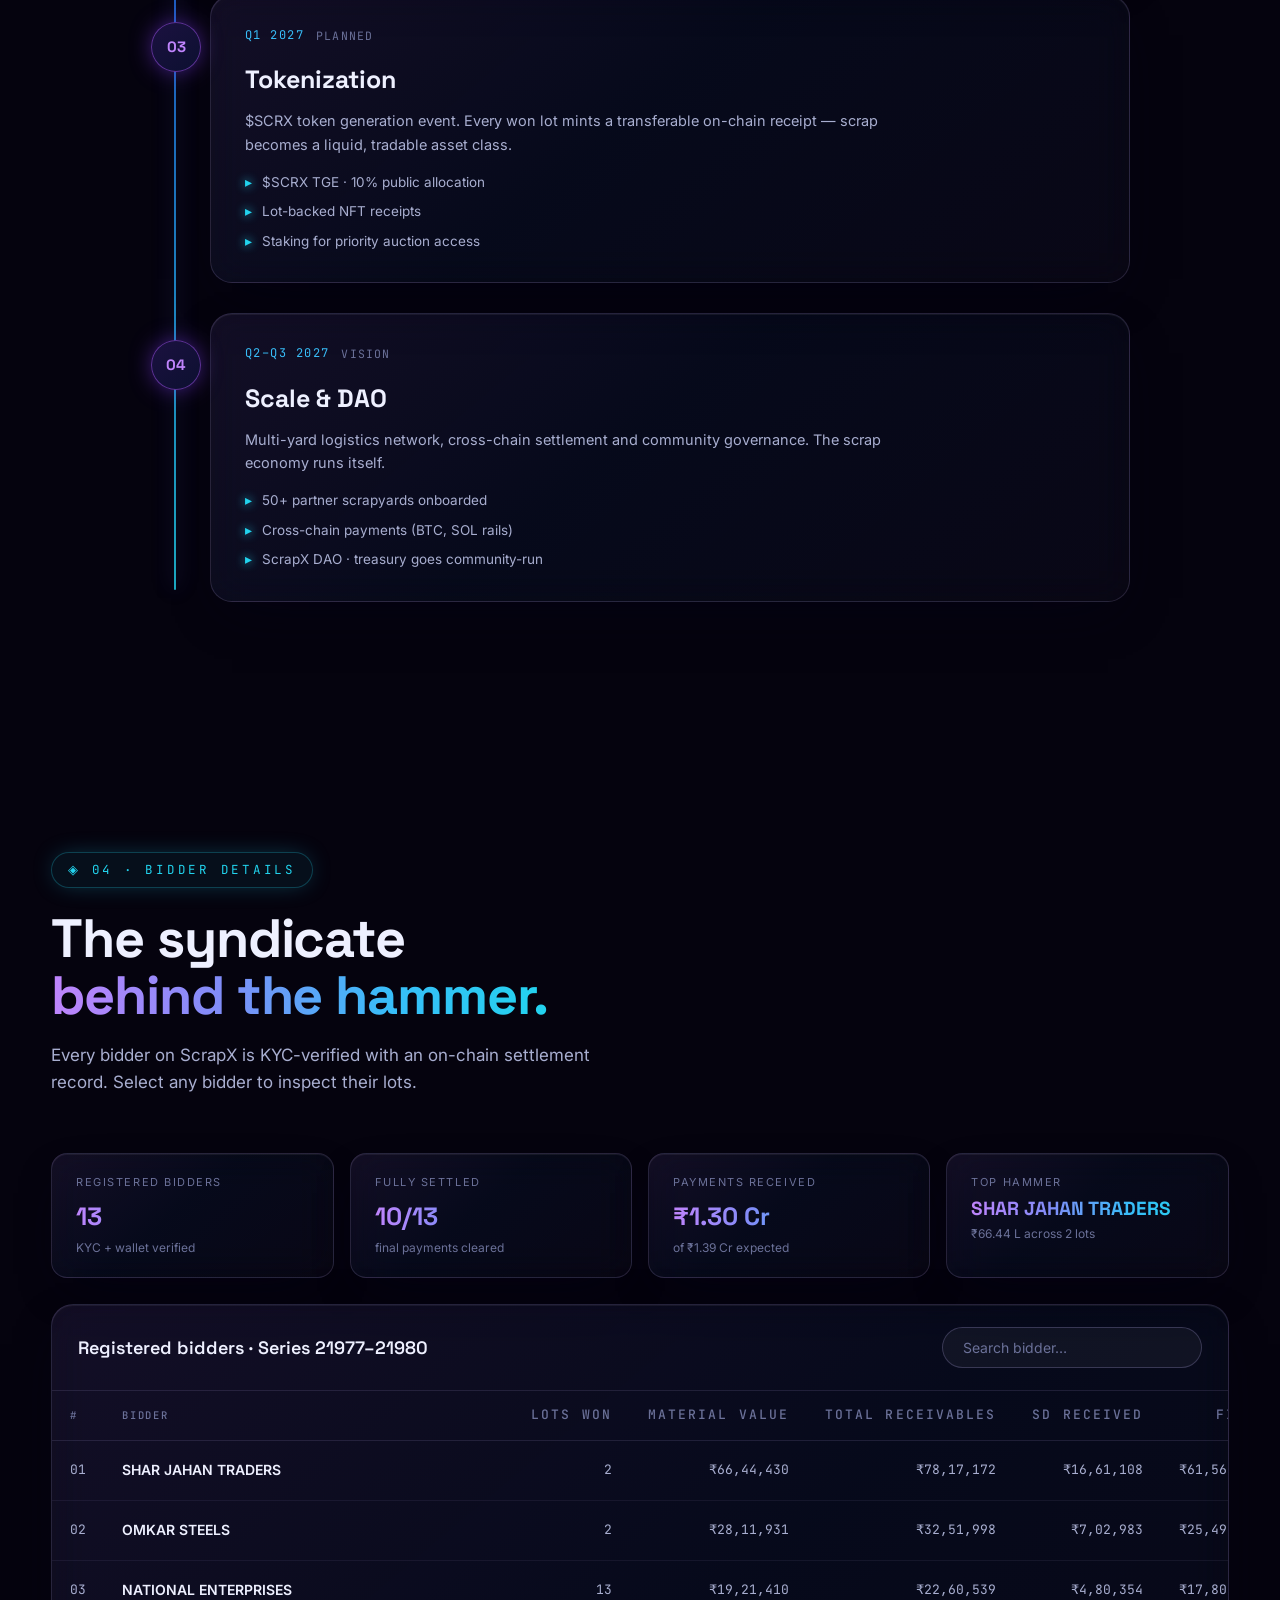
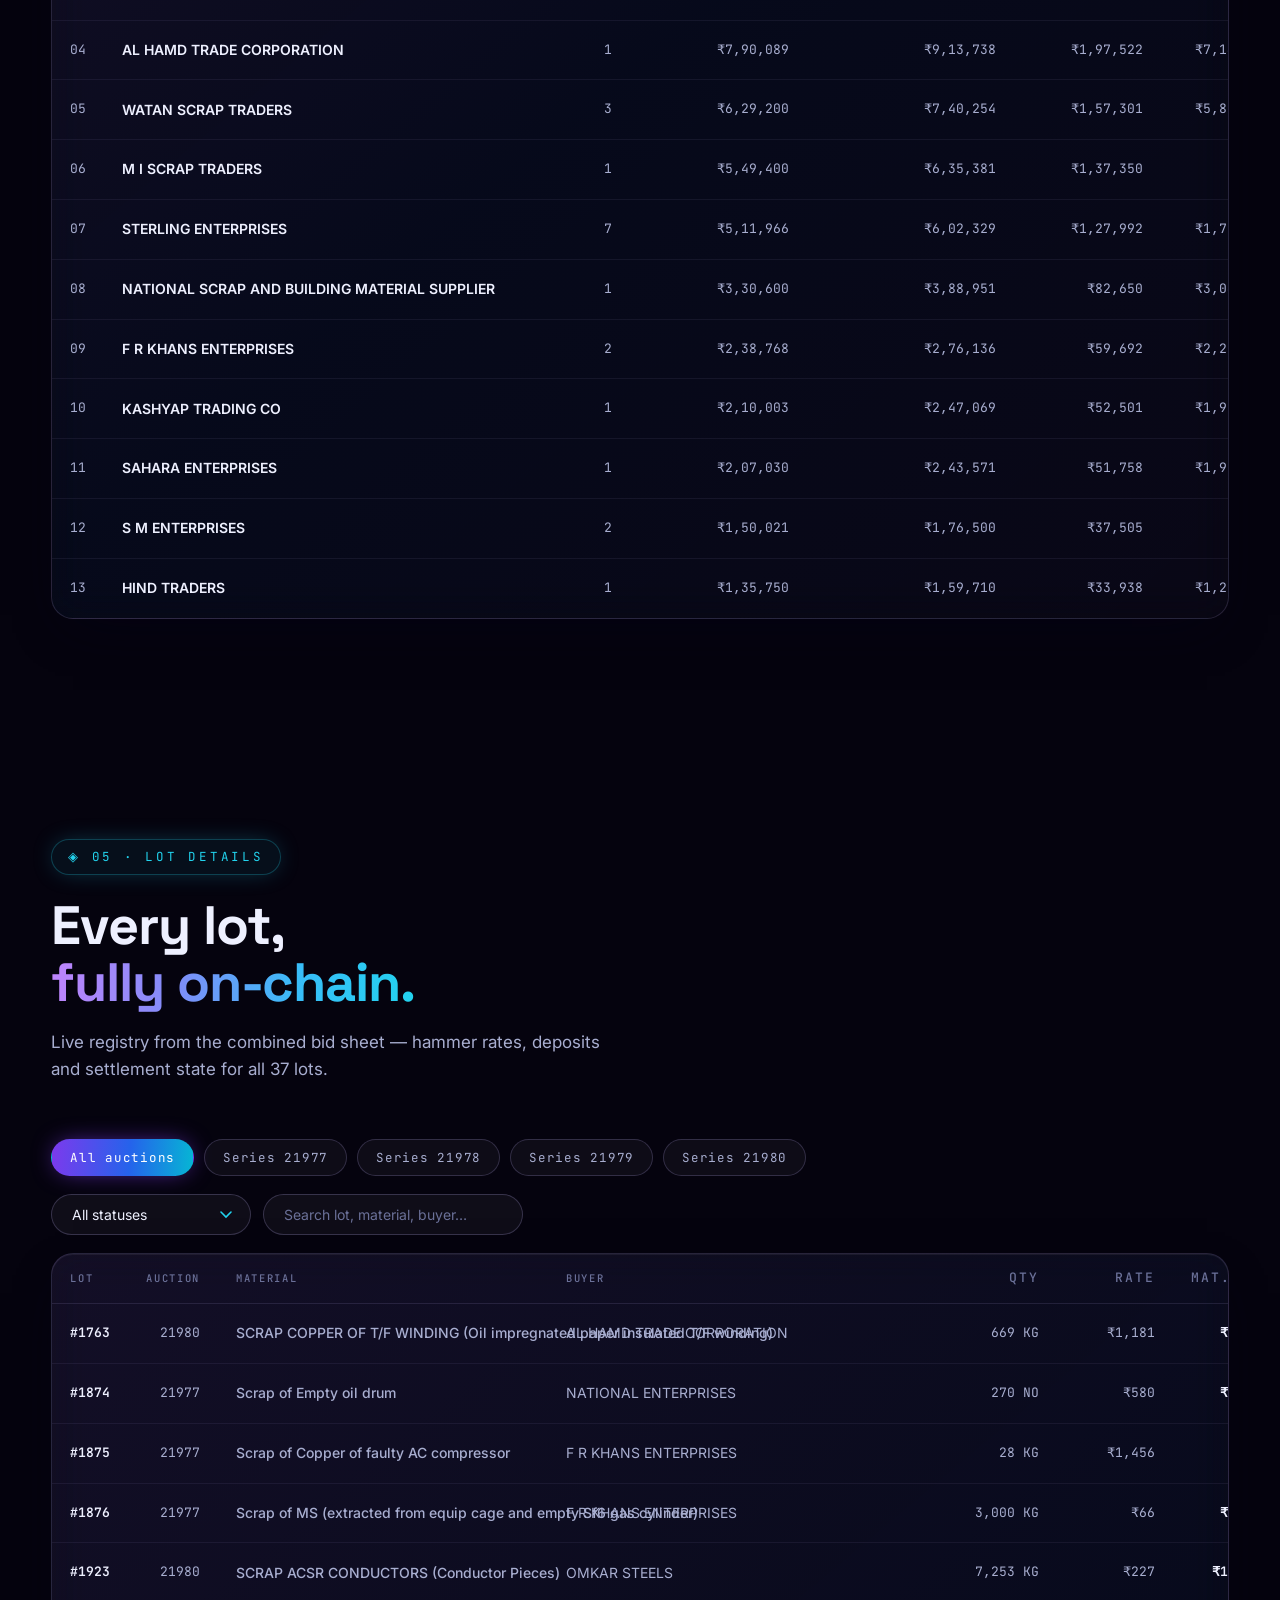
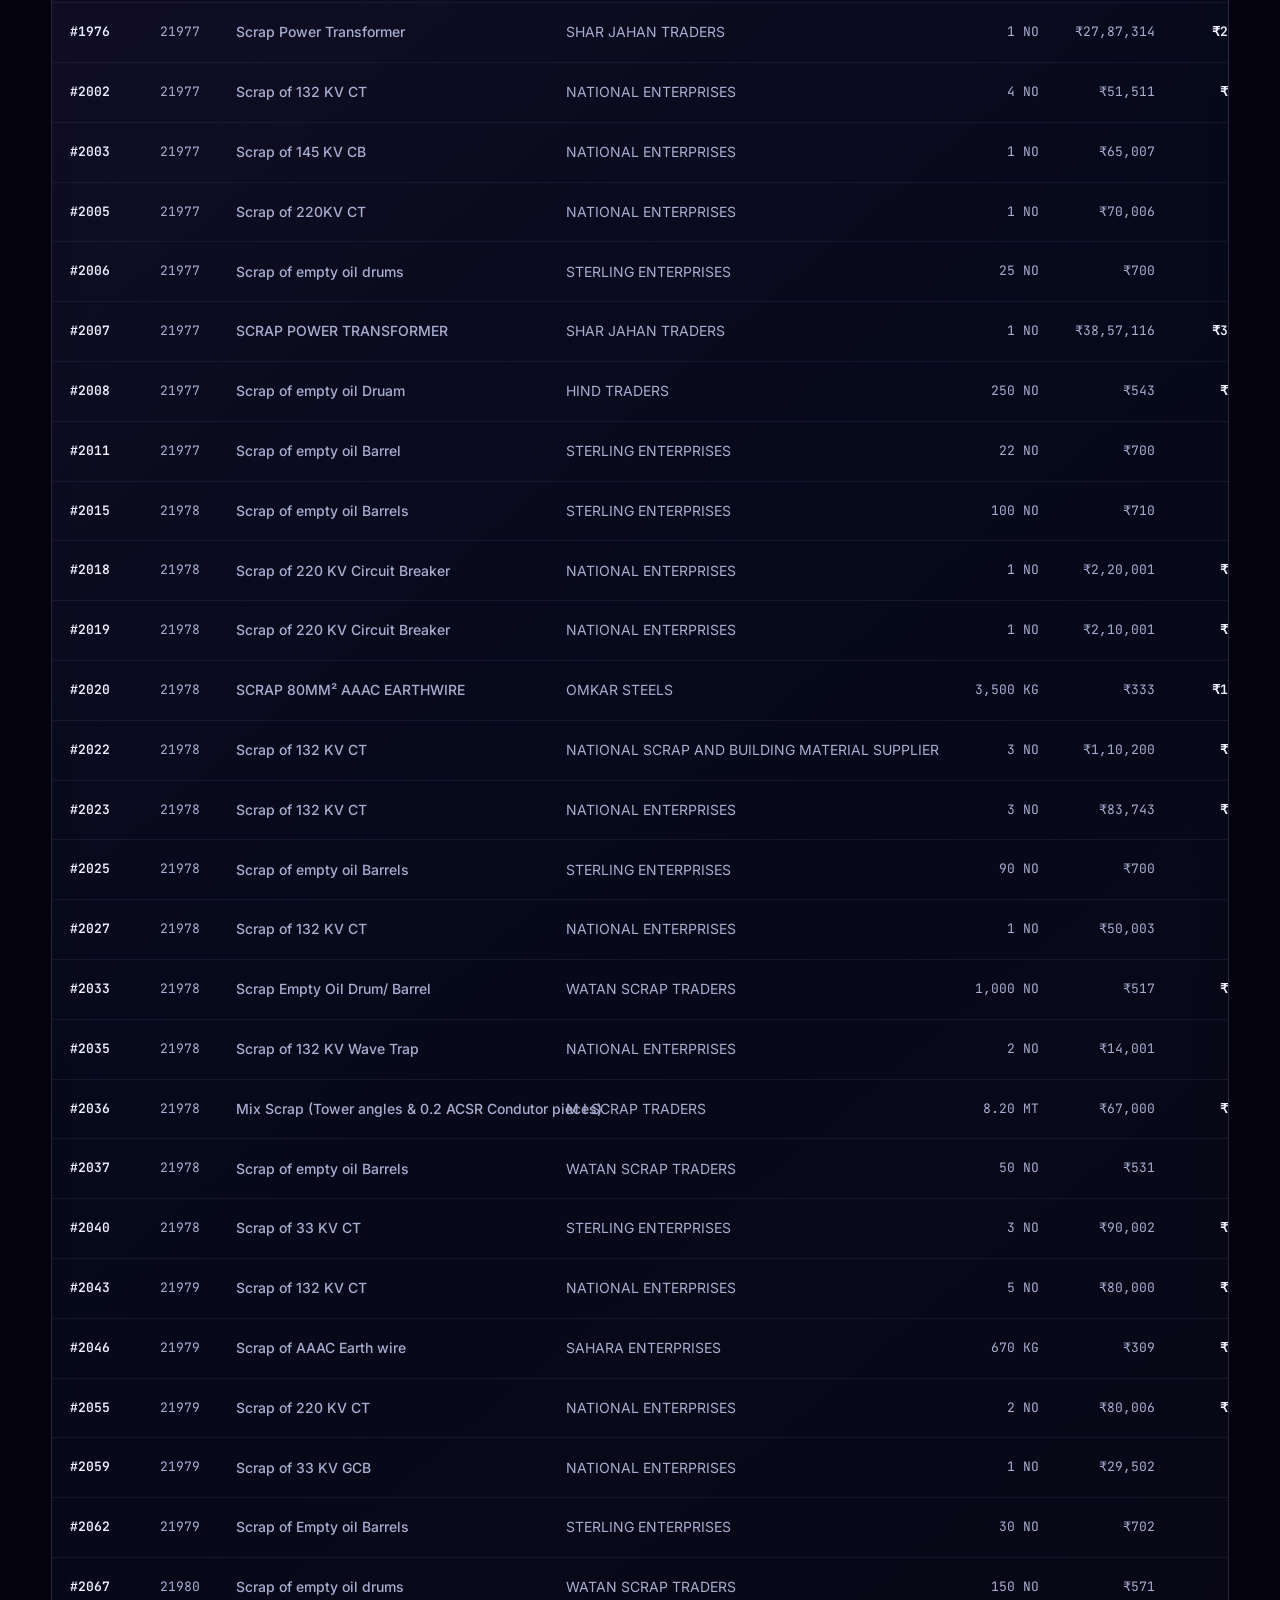
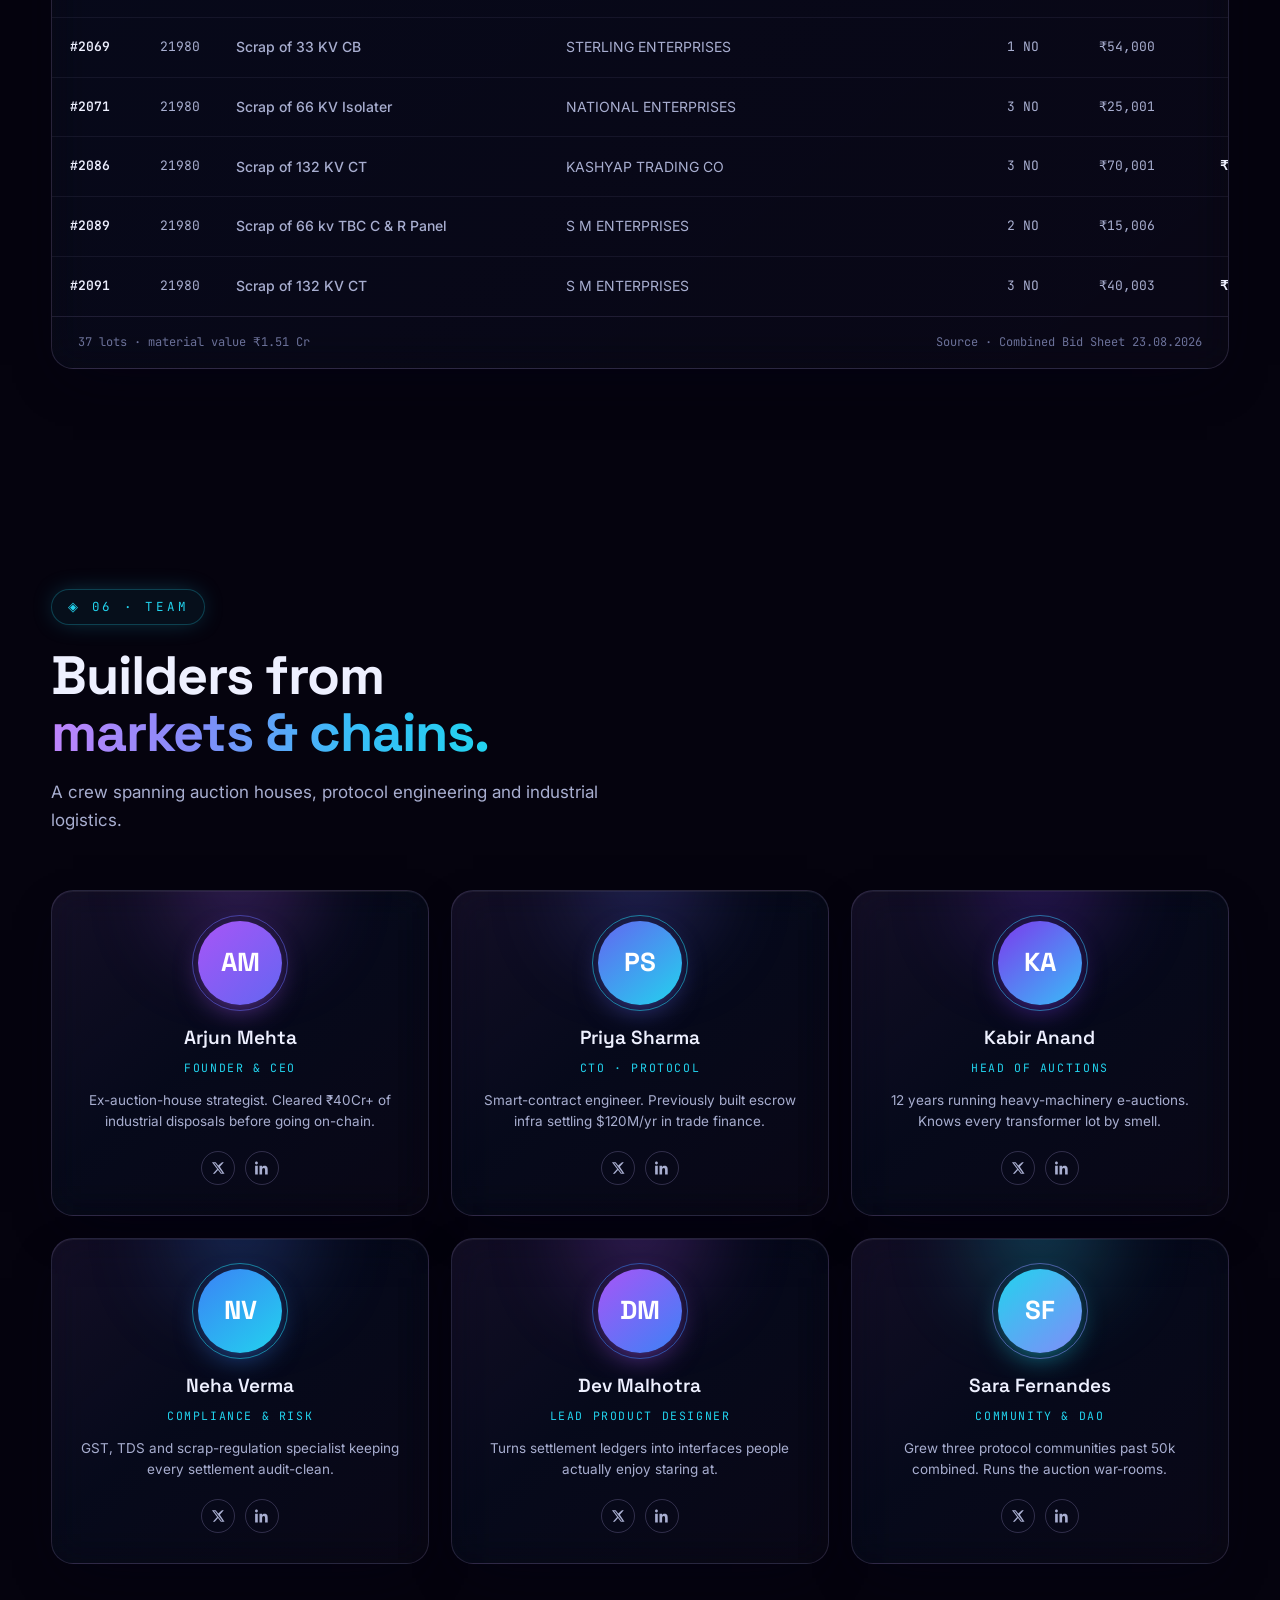
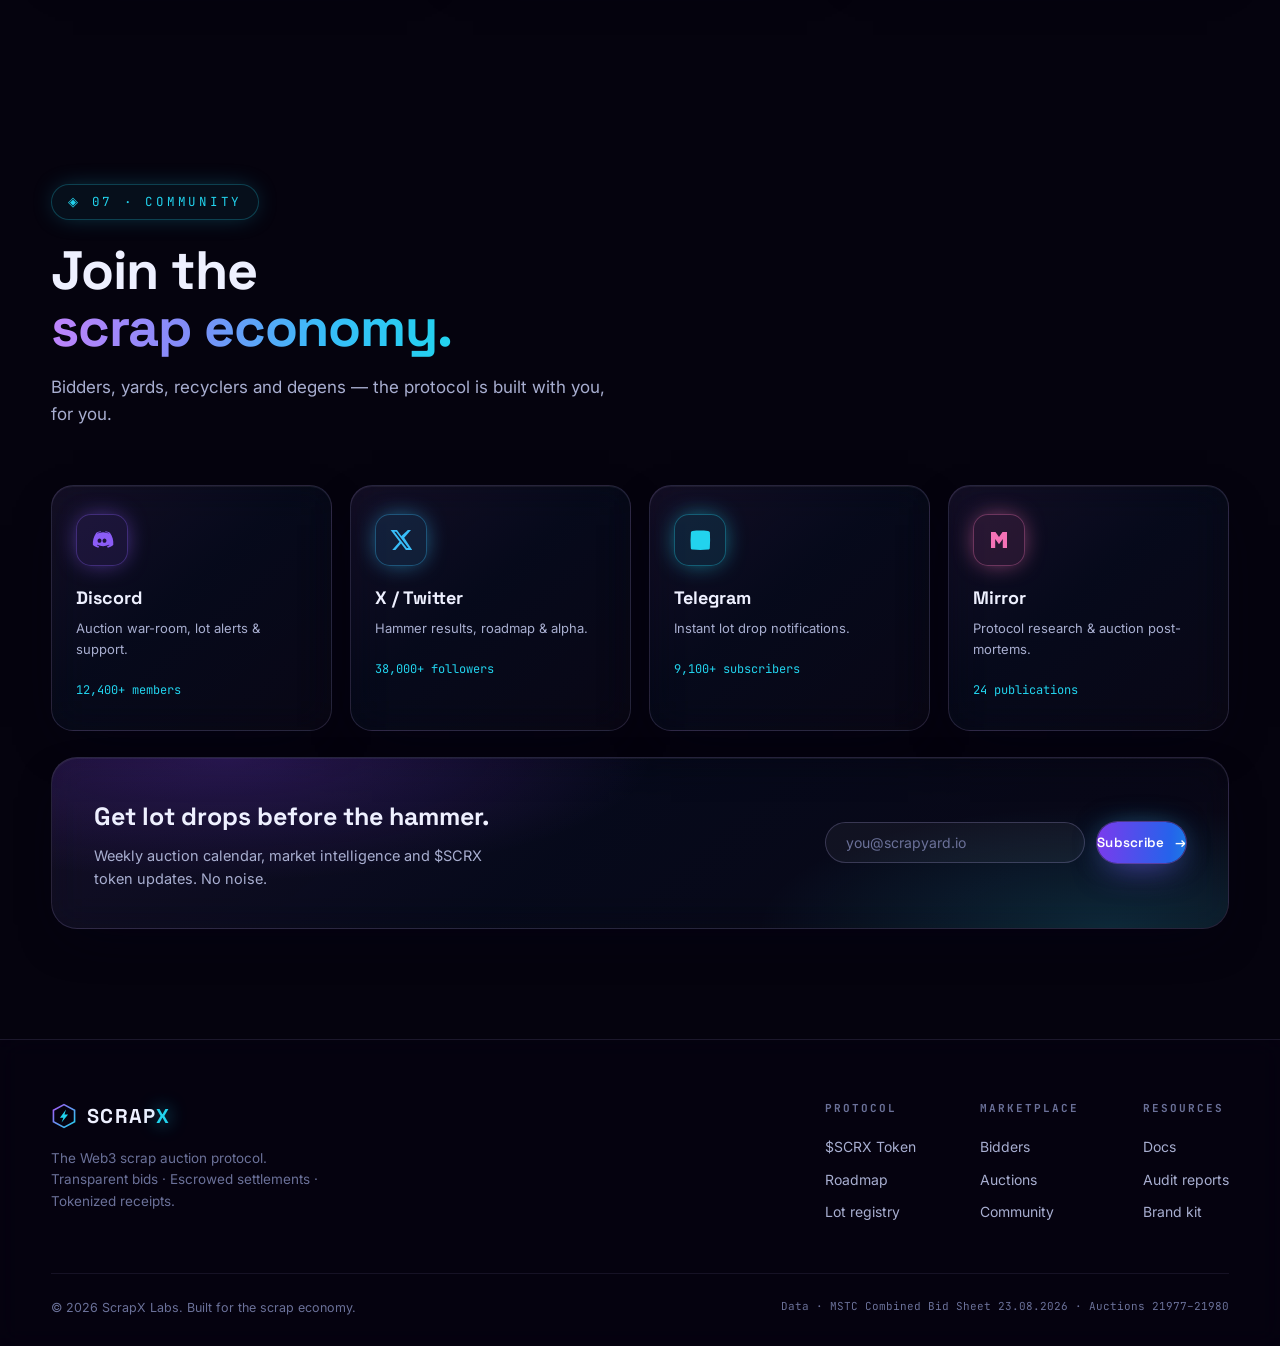
<file: scrapx-standalone.html>
<!DOCTYPE html>
<html lang="en">
<head>
  <meta charset="UTF-8" />
  <meta name="viewport" content="width=device-width, initial-scale=1.0" />
  <title>ScrapX — The Web3 Scrap Auction Protocol</title>
  <meta name="description" content="ScrapX turns industrial scrap auctions into a transparent, on-chain marketplace — live bidding, escrowed settlements and tokenized lot receipts." />
  <link rel="canonical" href="https://piyush4315.github.io/27.08.2026/" />
  <meta property="og:title" content="ScrapX — The Web3 Scrap Auction Protocol" />
  <meta property="og:description" content="Live auctions, escrowed settlements and tokenized lot receipts for industrial scrap." />
  <meta property="og:type" content="website" />
  <meta name="theme-color" content="#05030e" />
  <link rel="preconnect" href="https://fonts.googleapis.com" />
  <link rel="preconnect" href="https://fonts.gstatic.com" crossorigin />
  <link href="https://fonts.googleapis.com/css2?family=Space+Grotesk:wght@400;500;600;700&family=Inter:wght@400;500;600&family=JetBrains+Mono:wght@400;500;600&display=swap" rel="stylesheet" />
  <style>
/* ═══════════════════════════════════════════════════════════
   SCRAPX — Web3 scrap auction protocol
   Dark · deep purple → electric blue · neon accents · glass
   ═══════════════════════════════════════════════════════════ */

:root {
  --bg: #05030e;
  --bg-2: #0a0620;
  --ink: #eef0ff;
  --ink-dim: #a8aed0;
  --ink-faint: #6b7199;
  --purple: #7c3aed;
  --violet: #a855f7;
  --lilac: #c084fc;
  --blue: #3b82f6;
  --electric: #2563eb;
  --sky: #38bdf8;
  --cyan: #22d3ee;
  --neon: #00e5ff;
  --pink: #f472b6;
  --green: #34d399;
  --amber: #fbbf24;
  --grad-hero: linear-gradient(94deg, #c084fc 0%, #818cf8 34%, #38bdf8 68%, #22d3ee 100%);
  --grad-btn: linear-gradient(94deg, #7c3aed, #2563eb 55%, #06b6d4);
  --glass-bg: linear-gradient(140deg, rgba(167, 139, 250, 0.09), rgba(56, 189, 248, 0.04) 45%, rgba(255, 255, 255, 0.02));
  --glass-border: rgba(196, 181, 253, 0.16);
  --glass-border-hi: rgba(196, 181, 253, 0.38);
  --font-display: "Space Grotesk", sans-serif;
  --font-body: "Inter", sans-serif;
  --font-mono: "JetBrains Mono", monospace;
  --r-lg: 22px;
  --r-md: 16px;
  --r-sm: 10px;
}

* { margin: 0; padding: 0; box-sizing: border-box; }
[hidden] { display: none !important; }
html { scroll-behavior: smooth; }
body {
  background: var(--bg);
  color: var(--ink);
  font-family: var(--font-body);
  font-size: 16px;
  line-height: 1.6;
  overflow-x: hidden;
  -webkit-font-smoothing: antialiased;
}
::selection { background: rgba(124, 58, 237, 0.55); color: #fff; }
img, svg { display: block; }
a { color: inherit; text-decoration: none; }
button { font-family: inherit; cursor: pointer; }
.mono { font-family: var(--font-mono); }
.container { width: min(1180px, 92vw); margin-inline: auto; }

/* ── ambient background ─────────────────────────────── */
.bg-fx { position: fixed; inset: 0; z-index: -1; overflow: hidden; background: radial-gradient(120% 90% at 70% -10%, #140a33 0%, var(--bg) 55%); }
.orb { position: absolute; border-radius: 50%; filter: blur(110px); opacity: .5; animation: drift 26s ease-in-out infinite alternate; }
.orb-purple { width: 620px; height: 620px; top: -220px; left: -160px; background: radial-gradient(circle, rgba(124, 58, 237, .65), transparent 65%); }
.orb-blue { width: 700px; height: 700px; top: 12%; right: -280px; background: radial-gradient(circle, rgba(37, 99, 235, .5), transparent 65%); animation-delay: -8s; }
.orb-cyan { width: 480px; height: 480px; bottom: -200px; left: 30%; background: radial-gradient(circle, rgba(34, 211, 238, .28), transparent 65%); animation-delay: -16s; }
@keyframes drift {
  from { transform: translate3d(0, 0, 0) scale(1); }
  to   { transform: translate3d(60px, 50px, 0) scale(1.12); }
}
.grid-overlay {
  position: absolute; inset: 0;
  background-image:
    linear-gradient(rgba(168, 130, 255, 0.05) 1px, transparent 1px),
    linear-gradient(90deg, rgba(168, 130, 255, 0.05) 1px, transparent 1px);
  background-size: 72px 72px;
  mask-image: radial-gradient(90% 70% at 50% 20%, #000 30%, transparent 100%);
}
.noise {
  position: absolute; inset: 0; opacity: .35; mix-blend-mode: overlay;
  background-image: url("data:image/svg+xml,%3Csvg xmlns='http://www.w3.org/2000/svg' width='140' height='140'%3E%3Cfilter id='n'%3E%3CfeTurbulence type='fractalNoise' baseFrequency='.9' numOctaves='2'/%3E%3C/filter%3E%3Crect width='140' height='140' filter='url(%23n)' opacity='.28'/%3E%3C/svg%3E");
}

/* ── glass primitives ───────────────────────────────── */
.glass {
  background: var(--glass-bg);
  border: 1px solid var(--glass-border);
  border-radius: var(--r-lg);
  backdrop-filter: blur(18px) saturate(140%);
  -webkit-backdrop-filter: blur(18px) saturate(140%);
  box-shadow: 0 18px 50px -22px rgba(3, 0, 20, 0.9), inset 0 1px 0 rgba(255, 255, 255, 0.06);
  transition: border-color .3s, transform .3s, box-shadow .3s;
}

/* ── typography helpers ─────────────────────────────── */
.grad-text {
  background: var(--grad-hero);
  -webkit-background-clip: text; background-clip: text;
  -webkit-text-fill-color: transparent; color: transparent;
}
.eyebrow {
  display: inline-block; font-family: var(--font-mono); font-size: 12.5px;
  letter-spacing: .22em; text-transform: uppercase; color: var(--cyan);
  border: 1px solid rgba(34, 211, 238, .25); border-radius: 100px;
  padding: 7px 16px; background: rgba(34, 211, 238, .06);
  box-shadow: 0 0 24px -6px rgba(34, 211, 238, .35);
  margin-bottom: 22px;
}
.sec-head { max-width: 720px; margin-bottom: 56px; }
.sec-title {
  font-family: var(--font-display); font-weight: 700;
  font-size: clamp(34px, 4.6vw, 54px); line-height: 1.06; letter-spacing: -0.02em;
}
.sec-sub { margin-top: 18px; color: var(--ink-dim); font-size: 17px; max-width: 560px; }

/* ── buttons ────────────────────────────────────────── */
.btn {
  display: inline-flex; align-items: center; gap: 10px;
  font-family: var(--font-display); font-weight: 600; letter-spacing: .02em;
  border-radius: 100px; border: none; transition: all .28s ease;
  white-space: nowrap;
}
.btn-lg { padding: 16px 32px; font-size: 16.5px; }
.btn-sm { padding: 10px 20px; font-size: 14px; }
.btn-primary {
  color: #fff; background: var(--grad-btn); background-size: 150% 100%;
  box-shadow: 0 0 0 1px rgba(168, 85, 247, .4), 0 12px 34px -10px rgba(124, 58, 237, .65), 0 0 30px -8px rgba(34, 211, 238, .5);
}
.btn-primary:hover { background-position: 90% 0; transform: translateY(-2px); box-shadow: 0 0 0 1px rgba(168,85,247,.65), 0 18px 44px -10px rgba(124,58,237,.8), 0 0 44px -6px rgba(34,211,238,.6); }
.btn-ghost {
  color: var(--ink); background: rgba(255, 255, 255, .04);
  border: 1px solid rgba(196, 181, 253, .28);
  backdrop-filter: blur(10px);
}
.btn-ghost:hover { border-color: var(--cyan); color: var(--cyan); box-shadow: 0 0 26px -8px rgba(34, 211, 238, .55); transform: translateY(-2px); }
.btn-arrow { transition: transform .25s; }
.btn:hover .btn-arrow { transform: translateX(4px); }

/* ── nav ────────────────────────────────────────────── */
.nav {
  position: fixed; top: 0; left: 0; right: 0; z-index: 100;
  transition: background .35s, border-color .35s, backdrop-filter .35s;
  border-bottom: 1px solid transparent;
}
.nav.scrolled {
  background: rgba(7, 4, 20, .72);
  backdrop-filter: blur(18px) saturate(150%);
  -webkit-backdrop-filter: blur(18px) saturate(150%);
  border-bottom-color: rgba(196, 181, 253, .12);
}
.nav-inner { display: flex; align-items: center; justify-content: space-between; padding: 16px 0; }
.brand { display: flex; align-items: center; gap: 10px; }
.brand-name { font-family: var(--font-display); font-weight: 700; font-size: 20px; letter-spacing: .06em; }
.brand-x { color: var(--cyan); text-shadow: 0 0 18px rgba(34, 211, 238, .8); }
.nav-links { display: flex; gap: 30px; }
.nav-links a {
  font-size: 14.5px; font-weight: 500; color: var(--ink-dim);
  position: relative; padding: 4px 0; transition: color .25s;
}
.nav-links a::after {
  content: ""; position: absolute; left: 0; bottom: -2px; height: 2px; width: 0;
  background: var(--grad-hero); border-radius: 2px; transition: width .3s;
  box-shadow: 0 0 10px rgba(56, 189, 248, .8);
}
.nav-links a:hover { color: var(--ink); }
.nav-links a:hover::after { width: 100%; }
.nav-cta { display: flex; align-items: center; gap: 14px; }
.nav-burger { display: none; background: none; border: none; width: 34px; height: 30px; position: relative; }
.nav-burger span { position: absolute; left: 4px; right: 4px; height: 2px; background: var(--ink); border-radius: 2px; transition: .3s; }
.nav-burger span:nth-child(1) { top: 10px; } .nav-burger span:nth-child(2) { top: 18px; }
.nav-burger.open span:nth-child(1) { top: 14px; transform: rotate(45deg); }
.nav-burger.open span:nth-child(2) { top: 14px; transform: rotate(-45deg); }

/* ── hero ───────────────────────────────────────────── */
.hero { position: relative; padding: 172px 0 90px; }
.hero-inner { display: grid; grid-template-columns: 1.15fr .85fr; gap: 56px; align-items: center; }
.pill {
  display: inline-flex; align-items: center; gap: 9px;
  font-family: var(--font-mono); font-size: 12px; letter-spacing: .12em;
  color: var(--lilac); text-transform: uppercase;
  border: 1px solid rgba(168, 85, 247, .3); background: rgba(124, 58, 237, .1);
  padding: 8px 18px; border-radius: 100px; margin-bottom: 28px;
  box-shadow: 0 0 30px -8px rgba(124, 58, 237, .6);
}
.pill-dot { width: 7px; height: 7px; border-radius: 50%; background: var(--neon); box-shadow: 0 0 10px var(--neon); animation: pulse 2s infinite; }
@keyframes pulse { 0%,100% { opacity: 1; transform: scale(1);} 50% { opacity: .45; transform: scale(.72);} }
.hero-title {
  font-family: var(--font-display); font-weight: 700;
  font-size: clamp(42px, 5.6vw, 74px); line-height: 1.04; letter-spacing: -0.025em;
  margin-bottom: 26px;
}
.hero-sub { color: var(--ink-dim); font-size: 17.5px; max-width: 540px; margin-bottom: 36px; }
.hero-ctas { display: flex; gap: 16px; flex-wrap: wrap; margin-bottom: 54px; }
.hero-stats { display: flex; gap: 40px; flex-wrap: wrap; }
.stat { display: flex; flex-direction: column; }
.stat-num {
  font-family: var(--font-display); font-weight: 700; font-size: 30px;
  color: var(--ink); text-shadow: 0 0 26px rgba(124, 58, 237, .6);
}
.stat-label { font-size: 12.5px; color: var(--ink-faint); letter-spacing: .08em; text-transform: uppercase; margin-top: 2px; }

/* hero visual */
.hero-visual { position: relative; }
.live-card { padding: 28px; position: relative; overflow: hidden; }
.live-card::before {
  content: ""; position: absolute; inset: -1px; border-radius: inherit; padding: 1px;
  background: linear-gradient(140deg, rgba(168,85,247,.7), transparent 30%, transparent 60%, rgba(34,211,238,.7));
  -webkit-mask: linear-gradient(#000 0 0) content-box, linear-gradient(#000 0 0);
  -webkit-mask-composite: xor; mask-composite: exclude; pointer-events: none;
}
.live-head { display: flex; justify-content: space-between; align-items: center; margin-bottom: 18px; }
.live-badge {
  display: inline-flex; align-items: center; gap: 8px;
  font-family: var(--font-mono); font-size: 11.5px; letter-spacing: .14em; color: var(--cyan);
}
.live-dot { width: 8px; height: 8px; border-radius: 50%; background: var(--green); box-shadow: 0 0 12px var(--green); animation: pulse 1.6s infinite; }
.live-auction { font-family: var(--font-mono); font-size: 11.5px; color: var(--ink-faint); }
.live-title { font-family: var(--font-display); font-size: 23px; font-weight: 600; margin-bottom: 18px; }
.live-price-row { display: flex; justify-content: space-between; align-items: flex-end; margin-bottom: 20px; }
.live-price {
  font-family: var(--font-display); font-weight: 700; font-size: 33px;
  background: var(--grad-hero); -webkit-background-clip: text; background-clip: text; -webkit-text-fill-color: transparent;
}
.live-sub { font-size: 12.5px; color: var(--ink-faint); }
.live-status {
  font-family: var(--font-mono); font-size: 11px; letter-spacing: .14em;
  padding: 7px 14px; border-radius: 100px; color: var(--green);
  border: 1px solid rgba(52, 211, 153, .35); background: rgba(52, 211, 153, .08);
  box-shadow: 0 0 20px -6px rgba(52, 211, 153, .6);
}
.live-meta { display: grid; grid-template-columns: repeat(3, 1fr); gap: 12px; margin-bottom: 20px; }
.live-meta div { background: rgba(255, 255, 255, .035); border: 1px solid rgba(255, 255, 255, .06); border-radius: 12px; padding: 10px 12px; }
.live-meta span { display: block; font-size: 10.5px; letter-spacing: .12em; text-transform: uppercase; color: var(--ink-faint); margin-bottom: 3px; }
.live-meta b { font-size: 12.5px; font-weight: 600; color: var(--ink); }
.live-bar { height: 6px; border-radius: 6px; background: rgba(255, 255, 255, .07); overflow: hidden; }
.live-bar-fill {
  height: 100%; width: var(--w); border-radius: 6px;
  background: linear-gradient(90deg, var(--purple), var(--cyan));
  box-shadow: 0 0 14px rgba(34, 211, 238, .8);
  animation: fillbar 1.8s .6s cubic-bezier(.2,.7,.2,1) backwards;
}
@keyframes fillbar { from { width: 0; } }
.live-bar-label { margin-top: 10px; font-size: 12px; color: var(--ink-faint); }
.live-bar-label b { color: var(--cyan); }

.chip {
  position: absolute; padding: 11px 18px; border-radius: 14px;
  font-family: var(--font-mono); font-size: 12px; color: var(--ink-dim);
  animation: float 6s ease-in-out infinite;
}
.chip-a { top: -26px; right: -10px; color: var(--lilac); animation-delay: 0s; }
.chip-b { bottom: 40px; left: -34px; color: var(--sky); animation-delay: -2s; }
.chip-c { bottom: -24px; right: 34px; color: var(--cyan); animation-delay: -4s; }
@keyframes float { 0%,100% { transform: translateY(0); } 50% { transform: translateY(-12px); } }

.hero-scroll { position: absolute; bottom: 26px; left: 50%; transform: translateX(-50%); }
.hero-scroll span {
  display: block; width: 24px; height: 40px; border: 2px solid rgba(196, 181, 253, .35);
  border-radius: 14px; position: relative;
}
.hero-scroll span::after {
  content: ""; position: absolute; top: 7px; left: 50%; width: 4px; height: 8px;
  margin-left: -2px; border-radius: 4px; background: var(--cyan);
  box-shadow: 0 0 8px var(--cyan); animation: scrolldot 1.8s infinite;
}
@keyframes scrolldot { 0% { transform: translateY(0); opacity: 1; } 70% { transform: translateY(14px); opacity: 0; } 100% { opacity: 0; } }

/* ── ticker ─────────────────────────────────────────── */
.ticker {
  border-block: 1px solid rgba(196, 181, 253, .12);
  background: rgba(10, 6, 32, .5); backdrop-filter: blur(8px);
  overflow: hidden; padding: 13px 0; position: relative;
}
.ticker::before, .ticker::after {
  content: ""; position: absolute; top: 0; bottom: 0; width: 120px; z-index: 2; pointer-events: none;
}
.ticker::before { left: 0; background: linear-gradient(90deg, var(--bg), transparent); }
.ticker::after { right: 0; background: linear-gradient(-90deg, var(--bg), transparent); }
.ticker-track { display: flex; gap: 54px; width: max-content; animation: ticker 46s linear infinite; }
.ticker:hover .ticker-track { animation-play-state: paused; }
@keyframes ticker { to { transform: translateX(-50%); } }
.ticker-item { display: flex; gap: 12px; align-items: center; font-family: var(--font-mono); font-size: 12.5px; color: var(--ink-faint); white-space: nowrap; }
.ticker-item b { color: var(--ink); font-weight: 500; }
.ticker-item em { font-style: normal; color: var(--cyan); }
.ticker-item .up { color: var(--green); }

/* ── sections ───────────────────────────────────────── */
.section { padding: 110px 0; position: relative; }

/* ── tokenomics ─────────────────────────────────────── */
.token-grid { display: grid; grid-template-columns: 460px 1fr; gap: 34px; align-items: start; }
.token-chart-card { padding: 34px; }
.donut-wrap { position: relative; width: 250px; margin: 6px auto 26px; filter: drop-shadow(0 0 26px rgba(124, 58, 237, .35)); }
.donut { width: 100%; transform: rotate(-90deg); }
.donut circle.seg { fill: none; stroke-width: 22; transition: stroke-width .25s, opacity .25s; cursor: pointer; }
.donut circle.seg:hover { stroke-width: 27; }
.donut-center { position: absolute; inset: 0; display: flex; flex-direction: column; align-items: center; justify-content: center; text-align: center; }
.donut-supply { font-family: var(--font-display); font-weight: 700; font-size: 34px; background: var(--grad-hero); -webkit-background-clip: text; background-clip: text; -webkit-text-fill-color: transparent; }
.donut-label { font-size: 11px; color: var(--ink-faint); letter-spacing: .1em; text-transform: uppercase; line-height: 1.5; }
.legend { list-style: none; display: grid; gap: 10px; }
.legend li { display: flex; align-items: center; gap: 12px; font-size: 14px; color: var(--ink-dim); }
.legend .sw { width: 12px; height: 12px; border-radius: 4px; flex: none; box-shadow: 0 0 10px var(--sc); }
.legend .pct { margin-left: auto; font-family: var(--font-mono); font-size: 13px; color: var(--ink); }
.token-side { display: grid; gap: 22px; }
.token-metrics { display: grid; grid-template-columns: repeat(4, 1fr); gap: 14px; }
.metric { padding: 18px 20px; border-radius: var(--r-md); display: flex; flex-direction: column; gap: 6px; }
.metric-k { font-size: 11px; letter-spacing: .14em; text-transform: uppercase; color: var(--ink-faint); }
.metric-v { font-family: var(--font-display); font-weight: 600; font-size: 16.5px; }
.utility-list { display: grid; grid-template-columns: 1fr 1fr; gap: 16px; }
.utility { padding: 24px; display: flex; gap: 16px; border-radius: var(--r-md); }
.utility:hover { border-color: var(--glass-border-hi); transform: translateY(-3px); box-shadow: 0 24px 60px -24px rgba(124, 58, 237, .55); }
.utility-icon {
  flex: none; width: 44px; height: 44px; border-radius: 13px;
  display: grid; place-items: center; font-size: 19px; color: var(--c);
  background: color-mix(in srgb, var(--c) 12%, transparent);
  border: 1px solid color-mix(in srgb, var(--c) 35%, transparent);
  box-shadow: 0 0 22px -6px var(--c);
}
.utility h4 { font-family: var(--font-display); font-size: 16.5px; margin-bottom: 6px; }
.utility p { font-size: 13.5px; color: var(--ink-dim); }

/* ── roadmap ────────────────────────────────────────── */
.timeline { position: relative; max-width: 980px; margin-inline: auto; padding-left: 60px; }
.timeline-line {
  position: absolute; left: 24px; top: 12px; bottom: 12px; width: 2px;
  background: linear-gradient(180deg, var(--violet), var(--electric) 45%, var(--cyan));
  box-shadow: 0 0 22px rgba(99, 102, 241, .7); border-radius: 2px; opacity: .8;
}
.phase { display: flex; gap: 0; margin-bottom: 30px; position: relative; padding: 0; overflow: visible; }
.phase-node {
  position: absolute; left: -60px; top: 26px; width: 50px; height: 50px;
  border-radius: 50%; display: grid; place-items: center;
  font-family: var(--font-display); font-weight: 700; font-size: 15px;
  background: linear-gradient(140deg, #1b1140, #0c1030);
  border: 1px solid rgba(168, 85, 247, .5); color: var(--lilac);
  box-shadow: 0 0 24px -4px rgba(124, 58, 237, .75); z-index: 2;
}
.phase.live .phase-node { border-color: var(--cyan); color: var(--neon); box-shadow: 0 0 30px -2px rgba(0, 229, 255, .8); }
.phase-pulse { position: absolute; inset: -7px; border-radius: 50%; border: 1px solid var(--cyan); opacity: .7; animation: ring 2.2s infinite; }
@keyframes ring { 0% { transform: scale(.85); opacity: .8; } 100% { transform: scale(1.35); opacity: 0; } }
.phase-body { padding: 30px 34px; flex: 1; }
.phase:hover { border-color: var(--glass-border-hi); transform: translateX(6px); box-shadow: 0 26px 70px -28px rgba(124, 58, 237, .6); }
.phase-tags { display: flex; gap: 12px; align-items: center; margin-bottom: 14px; }
.phase-q { font-family: var(--font-mono); font-size: 12px; color: var(--sky); letter-spacing: .12em; }
.phase-status { font-size: 11.5px; font-family: var(--font-mono); letter-spacing: .1em; color: var(--ink-faint); text-transform: uppercase; }
.phase-status.is-live { color: var(--green); text-shadow: 0 0 14px rgba(52, 211, 153, .7); }
.phase h3 { font-family: var(--font-display); font-size: 25px; font-weight: 700; margin-bottom: 10px; }
.phase p { color: var(--ink-dim); font-size: 14.5px; max-width: 640px; }
.phase-list { list-style: none; margin-top: 16px; display: grid; gap: 8px; }
.phase-list li { font-size: 13.5px; color: var(--ink-dim); display: flex; gap: 10px; align-items: center; }
.phase-list li::before { content: "▸"; color: var(--cyan); text-shadow: 0 0 10px var(--cyan); }

/* ── ledger chips / summaries ───────────────────────── */
.ledger-chips { display: grid; grid-template-columns: repeat(4, 1fr); gap: 16px; margin-bottom: 26px; }
.ledger-chip { padding: 20px 24px; border-radius: var(--r-md); }
.ledger-chip .lc-k { font-size: 11px; letter-spacing: .14em; text-transform: uppercase; color: var(--ink-faint); }
.ledger-chip .lc-v { font-family: var(--font-display); font-weight: 700; font-size: 25px; margin-top: 5px; background: var(--grad-hero); -webkit-background-clip: text; background-clip: text; -webkit-text-fill-color: transparent; }
.ledger-chip .lc-s { font-size: 12px; color: var(--ink-faint); margin-top: 2px; }

/* ── tables ─────────────────────────────────────────── */
.table-panel { overflow: hidden; }
.table-top { display: flex; justify-content: space-between; align-items: center; gap: 18px; padding: 22px 26px; border-bottom: 1px solid rgba(196, 181, 253, .12); flex-wrap: wrap; }
.table-title { font-family: var(--font-display); font-size: 18px; font-weight: 600; }
.table-scroll { overflow-x: auto; }
.data-table { width: 100%; border-collapse: collapse; min-width: 880px; }
.data-table th {
  text-align: left; font-family: var(--font-mono); font-size: 10.5px; font-weight: 500;
  letter-spacing: .16em; text-transform: uppercase; color: var(--ink-faint);
  padding: 14px 18px; border-bottom: 1px solid rgba(196, 181, 253, .12); white-space: nowrap;
}
.data-table td { padding: 15px 18px; border-bottom: 1px solid rgba(196, 181, 253, .07); font-size: 14px; color: var(--ink-dim); white-space: nowrap; }
.data-table tbody tr { transition: background .2s; cursor: pointer; }
.data-table tbody tr:hover { background: rgba(124, 58, 237, .09); }
.data-table tbody tr:last-child td { border-bottom: none; }
.data-table .num { text-align: right; font-family: var(--font-mono); font-size: 13px; }
.data-table th.num { text-align: right; }
.data-table .strong { color: var(--ink); font-weight: 600; }
.lot-name { white-space: normal; min-width: 230px; max-width: 330px; color: var(--ink); font-weight: 500; }
.badge {
  display: inline-flex; align-items: center; gap: 6px;
  font-family: var(--font-mono); font-size: 10.5px; letter-spacing: .12em; text-transform: uppercase;
  padding: 5px 12px; border-radius: 100px;
}
.badge::before { content: ""; width: 6px; height: 6px; border-radius: 50%; background: currentColor; box-shadow: 0 0 8px currentColor; }
.badge.settled { color: var(--green); background: rgba(52, 211, 153, .08); border: 1px solid rgba(52, 211, 153, .3); }
.badge.partial { color: var(--amber); background: rgba(251, 191, 36, .08); border: 1px solid rgba(251, 191, 36, .3); }
.badge.pending { color: var(--pink); background: rgba(244, 114, 182, .08); border: 1px solid rgba(244, 114, 182, .3); }
.row-link { font-family: var(--font-mono); font-size: 12px; color: var(--cyan); opacity: .75; transition: opacity .2s, transform .2s; display: inline-block; }
.data-table tbody tr:hover .row-link { opacity: 1; transform: translateX(3px); }
.table-foot { padding: 16px 26px; font-family: var(--font-mono); font-size: 12px; color: var(--ink-faint); border-top: 1px solid rgba(196, 181, 253, .12); display: flex; justify-content: space-between; gap: 14px; flex-wrap: wrap; }

/* inputs + filters */
.input {
  background: rgba(255, 255, 255, .045); border: 1px solid rgba(196, 181, 253, .22);
  border-radius: 100px; color: var(--ink); font-family: var(--font-body); font-size: 14px;
  padding: 11px 20px; outline: none; transition: border-color .25s, box-shadow .25s;
  min-width: 200px;
}
.input:focus { border-color: var(--cyan); box-shadow: 0 0 22px -6px rgba(34, 211, 238, .6); }
.input::placeholder { color: var(--ink-faint); }
select.input {
  appearance: none; -webkit-appearance: none; cursor: pointer; padding-right: 42px;
  background-image: url("data:image/svg+xml,%3Csvg xmlns='http://www.w3.org/2000/svg' width='12' height='8'%3E%3Cpath d='M1 1l5 5 5-5' stroke='%2322d3ee' stroke-width='1.6' fill='none' stroke-linecap='round'/%3E%3C/svg%3E");
  background-repeat: no-repeat; background-position: right 18px center;
}
select.input option { background: #0a0620; color: var(--ink); }
.lot-controls { display: flex; justify-content: space-between; align-items: center; gap: 18px; flex-wrap: wrap; margin-bottom: 18px; }
.lot-controls-right { display: flex; gap: 12px; flex-wrap: wrap; }
.chip-row { display: flex; gap: 10px; flex-wrap: wrap; }
.f-chip {
  font-family: var(--font-mono); font-size: 12.5px; letter-spacing: .06em;
  padding: 9px 18px; border-radius: 100px; color: var(--ink-dim);
  background: rgba(255, 255, 255, .04); border: 1px solid rgba(196, 181, 253, .2);
  transition: all .25s;
}
.f-chip:hover { color: var(--ink); border-color: var(--glass-border-hi); }
.f-chip.active {
  color: #fff; background: var(--grad-btn); border-color: transparent;
  box-shadow: 0 0 24px -6px rgba(124, 58, 237, .8);
}
.active-filter { display: inline-flex; align-items: center; gap: 10px; margin-bottom: 16px; font-size: 13px; color: var(--lilac); border: 1px dashed rgba(192, 132, 252, .45); border-radius: 100px; padding: 7px 8px 7px 18px; background: rgba(124, 58, 237, .08); }
.active-filter[hidden] { display: none; }
.active-filter button { background: rgba(192, 132, 252, .16); border: none; color: var(--lilac); width: 24px; height: 24px; border-radius: 50%; font-size: 11px; transition: background .2s; }
.active-filter button:hover { background: rgba(192, 132, 252, .35); }

/* ── modal ──────────────────────────────────────────── */
.modal-backdrop {
  position: fixed; inset: 0; z-index: 200; display: grid; place-items: center;
  background: rgba(4, 2, 14, .72); backdrop-filter: blur(10px);
  padding: 22px; animation: fadein .25s;
}
.modal-backdrop[hidden] { display: none; }
@keyframes fadein { from { opacity: 0; } }
.modal { width: min(600px, 100%); max-height: 86vh; overflow-y: auto; padding: 36px; position: relative; border-radius: 26px; animation: pop .3s cubic-bezier(.2,.9,.3,1.2); }
@keyframes pop { from { transform: scale(.92) translateY(16px); opacity: 0; } }
.modal-close { position: absolute; top: 18px; right: 18px; width: 36px; height: 36px; border-radius: 50%; background: rgba(255, 255, 255, .06); border: 1px solid rgba(196, 181, 253, .25); color: var(--ink-dim); font-size: 13px; transition: all .2s; }
.modal-close:hover { color: var(--pink); border-color: var(--pink); }
.modal-eyebrow { font-family: var(--font-mono); font-size: 11.5px; letter-spacing: .16em; color: var(--cyan); text-transform: uppercase; margin-bottom: 10px; }
.modal h3 { font-family: var(--font-display); font-size: 25px; font-weight: 700; line-height: 1.25; margin-bottom: 6px; }
.modal-buyer { color: var(--ink-dim); font-size: 14px; margin-bottom: 24px; }
.modal-buyer b { color: var(--lilac); }
.modal-price { display: flex; align-items: baseline; gap: 14px; margin-bottom: 22px; }
.modal-price .big { font-family: var(--font-display); font-size: 34px; font-weight: 700; background: var(--grad-hero); -webkit-background-clip: text; background-clip: text; -webkit-text-fill-color: transparent; }
.modal-price .small { font-size: 13px; color: var(--ink-faint); }
.modal-grid { display: grid; grid-template-columns: 1fr 1fr; gap: 12px; margin-bottom: 24px; }
.modal-cell { background: rgba(255, 255, 255, .035); border: 1px solid rgba(255, 255, 255, .06); border-radius: 14px; padding: 13px 16px; }
.modal-cell span { display: block; font-size: 10.5px; letter-spacing: .12em; text-transform: uppercase; color: var(--ink-faint); margin-bottom: 3px; }
.modal-cell b { font-family: var(--font-mono); font-size: 14px; font-weight: 500; color: var(--ink); }
.modal-progress-label { display: flex; justify-content: space-between; font-size: 12.5px; color: var(--ink-faint); margin-bottom: 8px; }
.modal-progress-label b { color: var(--cyan); }

/* ── team ───────────────────────────────────────────── */
.team-grid { display: grid; grid-template-columns: repeat(3, 1fr); gap: 22px; }
.team-card { padding: 30px 26px; text-align: center; position: relative; overflow: hidden; }
.team-card::before {
  content: ""; position: absolute; top: -70px; left: 50%; transform: translateX(-50%);
  width: 200px; height: 130px; border-radius: 50%; filter: blur(46px); opacity: .5;
  background: radial-gradient(circle, var(--tc, var(--purple)), transparent 70%);
  transition: opacity .3s;
}
.team-card:hover { border-color: var(--glass-border-hi); transform: translateY(-6px); box-shadow: 0 30px 70px -26px rgba(124, 58, 237, .6); }
.team-card:hover::before { opacity: .85; }
.avatar {
  width: 84px; height: 84px; margin: 0 auto 18px; border-radius: 50%;
  display: grid; place-items: center; position: relative;
  font-family: var(--font-display); font-weight: 700; font-size: 26px; color: #fff;
  background: linear-gradient(140deg, var(--a1), var(--a2));
  box-shadow: 0 10px 30px -8px color-mix(in srgb, var(--a1) 65%, transparent);
}
.avatar::after { content: ""; position: absolute; inset: -6px; border-radius: 50%; border: 1px solid color-mix(in srgb, var(--a2) 55%, transparent); }
.team-card h4 { font-family: var(--font-display); font-size: 19px; font-weight: 600; }
.team-role { font-family: var(--font-mono); font-size: 11.5px; letter-spacing: .14em; text-transform: uppercase; color: var(--cyan); margin: 6px 0 12px; }
.team-bio { font-size: 13.5px; color: var(--ink-dim); }
.team-socials { display: flex; justify-content: center; gap: 10px; margin-top: 18px; }
.team-socials a {
  width: 34px; height: 34px; border-radius: 50%; display: grid; place-items: center;
  border: 1px solid rgba(196, 181, 253, .22); color: var(--ink-dim); transition: all .25s;
}
.team-socials a:hover { color: var(--cyan); border-color: var(--cyan); box-shadow: 0 0 18px -4px rgba(34, 211, 238, .7); transform: translateY(-2px); }
.team-socials svg { fill: currentColor; }

/* ── community ──────────────────────────────────────── */
.comm-grid { display: grid; grid-template-columns: repeat(4, 1fr); gap: 18px; margin-bottom: 26px; }
.comm-card { padding: 28px 24px; display: block; position: relative; overflow: hidden; }
.comm-card:hover { border-color: var(--glass-border-hi); transform: translateY(-5px); box-shadow: 0 26px 60px -24px rgba(37, 99, 235, .65); }
.comm-icon {
  width: 52px; height: 52px; border-radius: 15px; display: grid; place-items: center;
  color: var(--c); margin-bottom: 18px;
  background: color-mix(in srgb, var(--c) 11%, transparent);
  border: 1px solid color-mix(in srgb, var(--c) 34%, transparent);
  box-shadow: 0 0 26px -8px var(--c);
}
.comm-card h4 { font-family: var(--font-display); font-size: 18px; margin-bottom: 6px; }
.comm-card p { font-size: 13px; color: var(--ink-dim); margin-bottom: 16px; }
.comm-stat { font-family: var(--font-mono); font-size: 12px; color: var(--cyan); }
.newsletter { padding: 38px 42px; display: flex; align-items: center; justify-content: space-between; gap: 32px; flex-wrap: wrap; border-radius: 26px; position: relative; overflow: hidden; }
.newsletter::before {
  content: ""; position: absolute; inset: 0; pointer-events: none;
  background: radial-gradient(60% 120% at 15% 0%, rgba(124, 58, 237, .22), transparent 60%), radial-gradient(50% 120% at 90% 100%, rgba(34, 211, 238, .16), transparent 60%);
}
.newsletter-copy { position: relative; }
.newsletter h3 { font-family: var(--font-display); font-size: 25px; font-weight: 700; margin-bottom: 8px; }
.newsletter p { color: var(--ink-dim); font-size: 14.5px; max-width: 420px; }
.newsletter-form { display: flex; gap: 12px; position: relative; flex-wrap: wrap; }
.newsletter-form .input { min-width: 260px; }
.newsletter-ok { position: relative; font-family: var(--font-mono); font-size: 13px; color: var(--green); }

/* ── footer ─────────────────────────────────────────── */
.footer { border-top: 1px solid rgba(196, 181, 253, .12); background: rgba(6, 3, 18, .6); backdrop-filter: blur(12px); padding: 60px 0 28px; }
.footer-inner { display: flex; justify-content: space-between; gap: 44px; flex-wrap: wrap; margin-bottom: 44px; }
.footer-brand p { margin-top: 16px; color: var(--ink-faint); font-size: 13.5px; max-width: 300px; }
.footer-cols { display: flex; gap: 64px; flex-wrap: wrap; }
.footer-cols h5 { font-family: var(--font-mono); font-size: 11px; letter-spacing: .18em; text-transform: uppercase; color: var(--ink-faint); margin-bottom: 14px; }
.footer-cols a { display: block; font-size: 14px; color: var(--ink-dim); padding: 5px 0; transition: color .2s; }
.footer-cols a:hover { color: var(--cyan); }
.footer-base { display: flex; justify-content: space-between; gap: 12px; flex-wrap: wrap; padding-top: 24px; border-top: 1px solid rgba(196, 181, 253, .09); font-size: 12.5px; color: var(--ink-faint); }
.footer-src { font-size: 11px; }

/* ── reveal animations ──────────────────────────────── */
.reveal { opacity: 0; transform: translateY(26px); transition: opacity .7s ease, transform .7s cubic-bezier(.2,.7,.2,1); }
.reveal.in { opacity: 1; transform: none; }
.d1 { transition-delay: .08s; } .d2 { transition-delay: .16s; }
.d3 { transition-delay: .24s; } .d4 { transition-delay: .32s; }

/* ── responsive ─────────────────────────────────────── */
@media (max-width: 1080px) {
  .hero-inner { grid-template-columns: 1fr; gap: 66px; }
  .hero-visual { max-width: 560px; }
  .chip-b { left: -8px; }
  .token-grid { grid-template-columns: 1fr; }
  .token-metrics { grid-template-columns: repeat(2, 1fr); }
  .comm-grid { grid-template-columns: repeat(2, 1fr); }
  .team-grid { grid-template-columns: repeat(2, 1fr); }
  .ledger-chips { grid-template-columns: repeat(2, 1fr); }
}
@media (max-width: 840px) {
  .nav-links {
    position: fixed; inset: 64px 16px auto 16px; flex-direction: column; gap: 4px;
    background: rgba(9, 5, 26, .92); backdrop-filter: blur(20px);
    border: 1px solid rgba(196, 181, 253, .18); border-radius: 20px; padding: 18px;
    transform: translateY(-16px); opacity: 0; pointer-events: none; transition: .3s;
  }
  .nav-links.open { transform: none; opacity: 1; pointer-events: auto; }
  .nav-links a { padding: 12px 14px; border-radius: 12px; }
  .nav-links a:hover { background: rgba(124, 58, 237, .14); }
  .nav-burger { display: block; }
  .nav-cta .btn { display: none; }
}
@media (max-width: 640px) {
  .hero { padding-top: 138px; }
  .hero-stats { gap: 22px 34px; }
  .live-meta { grid-template-columns: 1fr 1fr; }
  .utility-list { grid-template-columns: 1fr; }
  .timeline { padding-left: 46px; }
  .timeline-line { left: 19px; }
  .phase-node { left: -46px; width: 40px; height: 40px; font-size: 13px; }
  .team-grid, .comm-grid, .ledger-chips { grid-template-columns: 1fr; }
  .newsletter { padding: 30px 24px; }
  .chip-a { right: 0; top: -20px; } .chip-c { right: 8px; }
  .phase-body { padding: 24px 20px; }
  .section { padding: 84px 0; }
}
@media (prefers-reduced-motion: reduce) {
  *, *::before, *::after { animation-duration: .01ms !important; animation-iteration-count: 1 !important; transition-duration: .01ms !important; }
  html { scroll-behavior: auto; }
  .reveal { opacity: 1; transform: none; }
}

</style>
  <link rel="icon" href="data:image/svg+xml,%3Csvg xmlns='http://www.w3.org/2000/svg' viewBox='0 0 32 32'%3E%3Cpath d='M16 2 29 9v14L16 30 3 23V9z' fill='%237c3aed'/%3E%3Cpath d='M18.5 8 11 18h4.2L13 24l8-10h-4.4z' fill='%2322d3ee'/%3E%3C/svg%3E" />
</head>
<body>

  <!-- ambient background -->
  <div class="bg-fx" aria-hidden="true">
    <div class="orb orb-purple"></div>
    <div class="orb orb-blue"></div>
    <div class="orb orb-cyan"></div>
    <div class="grid-overlay"></div>
    <div class="noise"></div>
  </div>

  <!-- ══════════ NAV ══════════ -->
  <header class="nav" id="nav">
    <div class="nav-inner container">
      <a href="#home" class="brand">
        <svg class="brand-mark" viewBox="0 0 32 32" width="30" height="30" aria-hidden="true">
          <defs><linearGradient id="lg-brand" x1="0" y1="0" x2="1" y2="1">
            <stop offset="0" stop-color="#a855f7"/><stop offset="1" stop-color="#22d3ee"/>
          </linearGradient></defs>
          <path d="M16 2 29 9v14L16 30 3 23V9z" fill="none" stroke="url(#lg-brand)" stroke-width="2"/>
          <path d="M18.5 8 11 18h4.2L13 24l8-10h-4.4z" fill="#22d3ee"/>
        </svg>
        <span class="brand-name">SCRAP<span class="brand-x">X</span></span>
      </a>
      <nav class="nav-links" id="navLinks">
        <a href="#tokenomics">Tokenomics</a>
        <a href="#roadmap">Roadmap</a>
        <a href="#bidders">Bidders</a>
        <a href="#lots">Lots</a>
        <a href="#team">Team</a>
        <a href="#community">Community</a>
      </nav>
      <div class="nav-cta">
        <a href="#lots" class="btn btn-primary btn-sm">Launch App <span class="btn-arrow">→</span></a>
        <button class="nav-burger" id="navBurger" aria-label="Menu"><span></span><span></span></button>
      </div>
    </div>
  </header>

  <main>
    <!-- ══════════ HERO ══════════ -->
    <section class="hero" id="home">
      <div class="container hero-inner">
        <div class="hero-copy">
          <div class="pill reveal">
            <span class="pill-dot"></span> New Scrap Sale Portal · Auction Series 21977–21980 Settled
          </div>
          <h1 class="hero-title reveal d1">
            Industrial scrap,<br />
            <span class="grad-text">re‑engineered on‑chain.</span>
          </h1>
          <p class="hero-sub reveal d2">
            ScrapX is the Web3 marketplace for industrial scrap — live auctions, escrowed
            security deposits, on‑chain settlement and tokenized lot receipts. Zero opacity.
            Zero friction. Maximum recovery value.
          </p>
          <div class="hero-ctas reveal d3">
            <a href="#lots" class="btn btn-primary btn-lg">Explore Lots <span class="btn-arrow">→</span></a>
            <a href="#tokenomics" class="btn btn-ghost btn-lg">View Tokenomics</a>
          </div>
          <div class="hero-stats reveal d4">
            <div class="stat">
              <span class="stat-num" data-count="37">0</span>
              <span class="stat-label">Lots auctioned</span>
            </div>
            <div class="stat">
              <span class="stat-num" data-count="13">0</span>
              <span class="stat-label">Verified bidders</span>
            </div>
            <div class="stat">
              <span class="stat-num" data-count="1.77" data-prefix="₹" data-suffix=" Cr" data-decimals="2">0</span>
              <span class="stat-label">Gross auction value</span>
            </div>
            <div class="stat">
              <span class="stat-num" data-count="4">0</span>
              <span class="stat-label">Auction series</span>
            </div>
          </div>
        </div>

        <div class="hero-visual reveal d2">
          <div class="glass live-card">
            <div class="live-head">
              <span class="live-badge"><span class="live-dot"></span> HAMMERED · LOT 2007</span>
              <span class="live-auction">Auction 21977</span>
            </div>
            <h3 class="live-title">Scrap Power Transformer</h3>
            <div class="live-price-row">
              <div>
                <div class="live-price">₹38,57,116</div>
                <div class="live-sub">Final hammer price · settled on-chain</div>
              </div>
              <div class="live-status ok">SETTLED</div>
            </div>
            <div class="live-meta">
              <div><span>Buyer</span><b>Shar Jahan Traders</b></div>
              <div><span>Escrow</span><b>SD ₹9,64,279</b></div>
              <div><span>Invoice</span><b class="mono">DR2640100024</b></div>
            </div>
            <div class="live-bar"><div class="live-bar-fill" style="--w:100%"></div></div>
            <div class="live-bar-label">Settlement <b>100%</b> · final payment received 13.08.2026</div>
          </div>
          <div class="glass chip chip-a">⚡ Escrowed deposits · auto‑release</div>
          <div class="glass chip chip-b">◈ Lot receipts minted as NFTs</div>
          <div class="glass chip chip-c">▲ 93% value recovery vs. yard baseline</div>
        </div>
      </div>
      <div class="hero-scroll" aria-hidden="true"><span></span></div>
    </section>

    <!-- ══════════ TICKER ══════════ -->
    <div class="ticker" aria-hidden="true">
      <div class="ticker-track" id="tickerTrack"></div>
    </div>

    <!-- ══════════ TOKENOMICS ══════════ -->
    <section class="section" id="tokenomics">
      <div class="container">
        <div class="sec-head reveal">
          <span class="eyebrow">◈ 02 · Tokenomics</span>
          <h2 class="sec-title">One token.<br /><span class="grad-text">Every scrap transaction.</span></h2>
          <p class="sec-sub">$SCRX powers collateral, rewards, governance and fee discounts across the entire ScrapX auction protocol.</p>
        </div>

        <div class="token-grid">
          <div class="glass token-chart-card reveal">
            <div class="donut-wrap">
              <svg viewBox="0 0 200 200" class="donut" id="donut"></svg>
              <div class="donut-center">
                <span class="donut-supply">1B</span>
                <span class="donut-label">Total supply<br/>$SCRX</span>
              </div>
            </div>
            <ul class="legend" id="legend"></ul>
          </div>

          <div class="token-side">
            <div class="token-metrics reveal d1">
              <div class="glass metric"><span class="metric-k">Token</span><span class="metric-v grad-text">$SCRX</span></div>
              <div class="glass metric"><span class="metric-k">Standard</span><span class="metric-v">ERC-20 · L2 native</span></div>
              <div class="glass metric"><span class="metric-k">Total supply</span><span class="metric-v">1,000,000,000</span></div>
              <div class="glass metric"><span class="metric-k">TGE target</span><span class="metric-v">Q1 2027</span></div>
            </div>
            <div class="utility-list">
              <div class="glass utility reveal d1">
                <div class="utility-icon" style="--c:#a855f7">⬡</div>
                <div><h4>Bid collateral</h4><p>Stake $SCRX instead of cash security deposits — capital stays liquid while you bid.</p></div>
              </div>
              <div class="glass utility reveal d2">
                <div class="utility-icon" style="--c:#60a5fa">◈</div>
                <div><h4>Settlement rail</h4><p>Final payments clear through escrow smart contracts with automatic GST / TDS splits.</p></div>
              </div>
              <div class="glass utility reveal d3">
                <div class="utility-icon" style="--c:#22d3ee">✦</div>
                <div><h4>Rewards & fee burns</h4><p>Earn cashback on settled lots; 50% of protocol fees are burned every epoch.</p></div>
              </div>
              <div class="glass utility reveal d4">
                <div class="utility-icon" style="--c:#f472b6">✳</div>
                <div><h4>DAO governance</h4><p>Vote on new yard listings, inspection oracles and reserve parameters.</p></div>
              </div>
            </div>
          </div>
        </div>
      </div>
    </section>

    <!-- ══════════ ROADMAP ══════════ -->
    <section class="section" id="roadmap">
      <div class="container">
        <div class="sec-head reveal">
          <span class="eyebrow">◈ 03 · Roadmap</span>
          <h2 class="sec-title">Four phases.<br /><span class="grad-text">Zero compromise.</span></h2>
          <p class="sec-sub">From first hammer to a fully decentralized scrap economy — the path is live.</p>
        </div>

        <div class="timeline">
          <div class="timeline-line" aria-hidden="true"></div>

          <article class="phase glass reveal live">
            <div class="phase-node"><span class="phase-pulse"></span>01</div>
            <div class="phase-body">
              <div class="phase-tags"><span class="phase-q">Q3 2026</span><span class="phase-status is-live">● Live now</span></div>
              <h3>Ignition</h3>
              <p>Portal launch with KYC-verified bidder onboarding, digital bid sheets and the first scrap auction series — 37 lots across transformers, conductors and copper windings already settled.</p>
              <ul class="phase-list">
                <li>Bidder registry & wallet-linked KYC</li>
                <li>Security deposit escrow rails</li>
                <li>Combined bid sheet · auctions 21977–21980</li>
              </ul>
            </div>
          </article>

          <article class="phase glass reveal">
            <div class="phase-node">02</div>
            <div class="phase-body">
              <div class="phase-tags"><span class="phase-q">Q4 2026</span><span class="phase-status">Building</span></div>
              <h3>Auction Engine</h3>
              <p>Real-time bidding engine with smart-contract escrow, auto-settlement and inspection oracles — every hammer strike recorded immutably.</p>
              <ul class="phase-list">
                <li>Live bidding with sub-second price feed</li>
                <li>Auto GST / TDS split on settlement</li>
                <li>Lot inspection reports & provenance hash</li>
              </ul>
            </div>
          </article>

          <article class="phase glass reveal">
            <div class="phase-node">03</div>
            <div class="phase-body">
              <div class="phase-tags"><span class="phase-q">Q1 2027</span><span class="phase-status">Planned</span></div>
              <h3>Tokenization</h3>
              <p>$SCRX token generation event. Every won lot mints a transferable on-chain receipt — scrap becomes a liquid, tradable asset class.</p>
              <ul class="phase-list">
                <li>$SCRX TGE · 10% public allocation</li>
                <li>Lot-backed NFT receipts</li>
                <li>Staking for priority auction access</li>
              </ul>
            </div>
          </article>

          <article class="phase glass reveal">
            <div class="phase-node">04</div>
            <div class="phase-body">
              <div class="phase-tags"><span class="phase-q">Q2–Q3 2027</span><span class="phase-status">Vision</span></div>
              <h3>Scale & DAO</h3>
              <p>Multi-yard logistics network, cross-chain settlement and community governance. The scrap economy runs itself.</p>
              <ul class="phase-list">
                <li>50+ partner scrapyards onboarded</li>
                <li>Cross-chain payments (BTC, SOL rails)</li>
                <li>ScrapX DAO · treasury goes community-run</li>
              </ul>
            </div>
          </article>
        </div>
      </div>
    </section>

    <!-- ══════════ BIDDERS ══════════ -->
    <section class="section" id="bidders">
      <div class="container">
        <div class="sec-head reveal">
          <span class="eyebrow">◈ 04 · Bidder Details</span>
          <h2 class="sec-title">The syndicate<br /><span class="grad-text">behind the hammer.</span></h2>
          <p class="sec-sub">Every bidder on ScrapX is KYC-verified with an on-chain settlement record. Select any bidder to inspect their lots.</p>
        </div>

        <div class="ledger-chips reveal" id="bidderSummary"></div>

        <div class="glass table-panel reveal d1">
          <div class="table-top">
            <h3 class="table-title">Registered bidders · Series 21977–21980</h3>
            <input type="search" class="input" id="bidderSearch" placeholder="Search bidder…" />
          </div>
          <div class="table-scroll">
            <table class="data-table">
              <thead>
                <tr>
                  <th>#</th><th>Bidder</th><th class="num">Lots won</th>
                  <th class="num">Material value</th><th class="num">Total receivables</th>
                  <th class="num">SD received</th><th class="num">Final payment</th><th>Status</th><th></th>
                </tr>
              </thead>
              <tbody id="bidderRows"></tbody>
            </table>
          </div>
        </div>
      </div>
    </section>

    <!-- ══════════ LOTS ══════════ -->
    <section class="section" id="lots">
      <div class="container">
        <div class="sec-head reveal">
          <span class="eyebrow">◈ 05 · Lot Details</span>
          <h2 class="sec-title">Every lot,<br /><span class="grad-text">fully on-chain.</span></h2>
          <p class="sec-sub">Live registry from the combined bid sheet — hammer rates, deposits and settlement state for all 37 lots.</p>
        </div>

        <div class="lot-controls reveal">
          <div class="chip-row" id="auctionChips"></div>
          <div class="lot-controls-right">
            <select class="input" id="statusFilter">
              <option value="all">All statuses</option>
              <option value="settled">Settled</option>
              <option value="partial">Partially settled</option>
              <option value="pending">Pending payment</option>
            </select>
            <input type="search" class="input" id="lotSearch" placeholder="Search lot, material, buyer…" />
          </div>
        </div>
        <div class="active-filter" id="bidderFilterTag" hidden>
          <span></span><button id="clearBidderFilter">✕</button>
        </div>

        <div class="glass table-panel reveal d1">
          <div class="table-scroll">
            <table class="data-table">
              <thead>
                <tr>
                  <th>Lot</th><th>Auction</th><th>Material</th><th>Buyer</th>
                  <th class="num">Qty</th><th class="num">Rate</th><th class="num">Mat. value</th><th>Status</th><th></th>
                </tr>
              </thead>
              <tbody id="lotRows"></tbody>
            </table>
          </div>
          <div class="table-foot" id="lotFoot"></div>
        </div>
      </div>
    </section>

    <!-- ══════════ TEAM ══════════ -->
    <section class="section" id="team">
      <div class="container">
        <div class="sec-head reveal">
          <span class="eyebrow">◈ 06 · Team</span>
          <h2 class="sec-title">Builders from<br /><span class="grad-text">markets & chains.</span></h2>
          <p class="sec-sub">A crew spanning auction houses, protocol engineering and industrial logistics.</p>
        </div>
        <div class="team-grid" id="teamGrid"></div>
      </div>
    </section>

    <!-- ══════════ COMMUNITY ══════════ -->
    <section class="section" id="community">
      <div class="container">
        <div class="sec-head reveal">
          <span class="eyebrow">◈ 07 · Community</span>
          <h2 class="sec-title">Join the<br /><span class="grad-text">scrap economy.</span></h2>
          <p class="sec-sub">Bidders, yards, recyclers and degens — the protocol is built with you, for you.</p>
        </div>

        <div class="comm-grid">
          <a class="glass comm-card reveal" href="#" onclick="return false">
            <div class="comm-icon" style="--c:#8b5cf6">
              <svg viewBox="0 0 24 24" width="26" height="26" fill="currentColor"><path d="M19.3 5.3A16.9 16.9 0 0 0 15.1 4l-.2.4c1.5.4 2.9 1 4.1 1.9a13.7 13.7 0 0 0-12 0C8.2 5.4 9.6 4.8 11.1 4.4L10.9 4a16.9 16.9 0 0 0-4.2 1.3C4 9.2 3.3 13 3.6 16.7c1.7 1.3 3.4 2 5 2.5l.8-1.3c-.9-.3-1.7-.7-2.4-1.2l.6-.4a12 12 0 0 0 10.8 0l.6.4c-.8.5-1.6.9-2.4 1.2l.8 1.3c1.7-.5 3.3-1.2 5-2.5.4-4.3-.7-8-3.1-11.4ZM9.7 14.6c-1 0-1.8-.9-1.8-2s.8-2 1.8-2 1.9.9 1.8 2c0 1.1-.8 2-1.8 2Zm4.6 0c-1 0-1.8-.9-1.8-2s.8-2 1.8-2 1.9.9 1.8 2c0 1.1-.8 2-1.8 2Z"/></svg>
            </div>
            <h4>Discord</h4><p>Auction war-room, lot alerts & support.</p>
            <span class="comm-stat">12,400+ members</span>
          </a>
          <a class="glass comm-card reveal d1" href="#" onclick="return false">
            <div class="comm-icon" style="--c:#38bdf8">
              <svg viewBox="0 0 24 24" width="24" height="24" fill="currentColor"><path d="M18.9 2H22l-6.8 7.8L23.2 22h-6.3l-4.9-6.4L6.4 22H3.2l7.3-8.3L1.6 2H8l4.4 5.9L18.9 2Zm-1.1 18h1.7L7.1 3.8H5.3L17.8 20Z"/></svg>
            </div>
            <h4>X / Twitter</h4><p>Hammer results, roadmap & alpha.</p>
            <span class="comm-stat">38,000+ followers</span>
          </a>
          <a class="glass comm-card reveal d2" href="#" onclick="return false">
            <div class="comm-icon" style="--c:#22d3ee">
              <svg viewBox="0 0 24 24" width="24" height="24" fill="currentColor"><path d="M21.9 4.6c.3 5.1.3 10.2-.1 15.3-.1.9-.8 1.6-1.7 1.7-5.2.4-10.4.4-15.6 0-.9-.1-1.6-.8-1.7-1.7-.4-5.1-.4-10.2.1-15.3.1-.9.8-1.6 1.7-1.7C9.7 2.5 14.9 2.5 20 3c.9.1 1.7.8 1.9 1.6ZM9.6 7.2 12 12l2.4-4.8h1.8l-3.4 6.4v4h-1.6v-4L7.8 7.2h1.8Z"/></svg>
            </div>
            <h4>Telegram</h4><p>Instant lot drop notifications.</p>
            <span class="comm-stat">9,100+ subscribers</span>
          </a>
          <a class="glass comm-card reveal d3" href="#" onclick="return false">
            <div class="comm-icon" style="--c:#f472b6">
              <svg viewBox="0 0 24 24" width="24" height="24" fill="currentColor"><path d="M4 4h4.5l3.5 5 3.5-5H20v16h-4.2v-9l-3.8 5.2L8.2 11v9H4V4Z"/></svg>
            </div>
            <h4>Mirror</h4><p>Protocol research & auction post-mortems.</p>
            <span class="comm-stat">24 publications</span>
          </a>
        </div>

        <div class="glass newsletter reveal d2">
          <div class="newsletter-copy">
            <h3>Get lot drops before the hammer.</h3>
            <p>Weekly auction calendar, market intelligence and $SCRX token updates. No noise.</p>
          </div>
          <form class="newsletter-form" id="newsForm">
            <input type="email" class="input" placeholder="you@scrapyard.io" required />
            <button class="btn btn-primary" type="submit">Subscribe <span class="btn-arrow">→</span></button>
          </form>
          <div class="newsletter-ok" id="newsOk" hidden>⚡ You're on the list — first alpha drops soon.</div>
        </div>
      </div>
    </section>
  </main>

  <!-- ══════════ FOOTER ══════════ -->
  <footer class="footer">
    <div class="container footer-inner">
      <div class="footer-brand">
        <a href="#home" class="brand">
          <svg class="brand-mark" viewBox="0 0 32 32" width="26" height="26" aria-hidden="true">
            <path d="M16 2 29 9v14L16 30 3 23V9z" fill="none" stroke="url(#lg-brand)" stroke-width="2"/>
            <path d="M18.5 8 11 18h4.2L13 24l8-10h-4.4z" fill="#22d3ee"/>
          </svg>
          <span class="brand-name">SCRAP<span class="brand-x">X</span></span>
        </a>
        <p>The Web3 scrap auction protocol.<br/>Transparent bids · Escrowed settlements · Tokenized receipts.</p>
      </div>
      <div class="footer-cols">
        <div><h5>Protocol</h5><a href="#tokenomics">$SCRX Token</a><a href="#roadmap">Roadmap</a><a href="#lots">Lot registry</a></div>
        <div><h5>Marketplace</h5><a href="#bidders">Bidders</a><a href="#lots">Auctions</a><a href="#community">Community</a></div>
        <div><h5>Resources</h5><a href="#" onclick="return false">Docs</a><a href="#" onclick="return false">Audit reports</a><a href="#" onclick="return false">Brand kit</a></div>
      </div>
    </div>
    <div class="container footer-base">
      <span>© 2026 ScrapX Labs. Built for the scrap economy.</span>
      <span class="mono footer-src">Data · MSTC Combined Bid Sheet 23.08.2026 · Auctions 21977–21980</span>
    </div>
  </footer>

  <!-- lot detail modal -->
  <div class="modal-backdrop" id="modalBackdrop" hidden>
    <div class="glass modal" role="dialog" aria-modal="true">
      <button class="modal-close" id="modalClose">✕</button>
      <div id="modalBody"></div>
    </div>
  </div>

  <script>
/* Real auction data extracted from Combined_Bid_Sheet 23.08.2026.xlsx (MSTC Limited) */
const DATA = {
  "meta": {
    "source": "MSTC Limited \u2014 Combined Bid Sheet (Auctions 21977\u201321980)",
    "generated": "23.08.2026",
    "totalMatValue": 15130598,
    "totalReceivables": 17713348,
    "totalSd": 3782654,
    "totalFpReceived": 12998298,
    "totalFpExpected": 13930698,
    "lotCount": 37,
    "bidderCount": 13,
    "auctions": [
      21977,
      21978,
      21979,
      21980
    ]
  },
  "lots": [
    {
      "lot": 1763,
      "auction": 21980,
      "name": "SCRAP COPPER OF T/F WINDING (Oil impregnated paper insulated T/F winding)",
      "qty": 669.0,
      "unit": "KG",
      "rate": 1181.0,
      "buyer": "AL HAMD TRADE CORPORATION",
      "matValue": 790089,
      "gst": 142216,
      "receivables": 913738,
      "sdExpected": 197522,
      "sdReceived": 197522,
      "fpExpected": 716215,
      "fpReceived": 716216,
      "invoice": "DR2640100029",
      "status": "settled"
    },
    {
      "lot": 1874,
      "auction": 21977,
      "name": "Scrap of Empty oil drum",
      "qty": 270.0,
      "unit": "NO",
      "rate": 580.0,
      "buyer": "NATIONAL ENTERPRISES",
      "matValue": 156600,
      "gst": 28188,
      "receivables": 184240,
      "sdExpected": 39150,
      "sdReceived": 39150,
      "fpExpected": 145090,
      "fpReceived": 145090,
      "invoice": "",
      "status": "settled"
    },
    {
      "lot": 1875,
      "auction": 21977,
      "name": "Scrap of Copper of faulty AC compressor",
      "qty": 28.0,
      "unit": "KG",
      "rate": 1456.0,
      "buyer": "F R KHANS ENTERPRISES",
      "matValue": 40768,
      "gst": 7338,
      "receivables": 47149,
      "sdExpected": 10192,
      "sdReceived": 10192,
      "fpExpected": 36957,
      "fpReceived": 37772,
      "invoice": "",
      "status": "settled"
    },
    {
      "lot": 1876,
      "auction": 21977,
      "name": "Scrap of MS (extracted from equip cage and empty Sf6 gas cylinder)",
      "qty": 3000.0,
      "unit": "KG",
      "rate": 66.0,
      "buyer": "F R KHANS ENTERPRISES",
      "matValue": 198000,
      "gst": 35640,
      "receivables": 228987,
      "sdExpected": 49500,
      "sdReceived": 49500,
      "fpExpected": 179487,
      "fpReceived": 183446,
      "invoice": "",
      "status": "settled"
    },
    {
      "lot": 1923,
      "auction": 21980,
      "name": "SCRAP ACSR CONDUCTORS (Conductor Pieces)",
      "qty": 7253.0,
      "unit": "KG",
      "rate": 227.0,
      "buyer": "OMKAR STEELS",
      "matValue": 1646431,
      "gst": 296358,
      "receivables": 1904097,
      "sdExpected": 411608,
      "sdReceived": 411608,
      "fpExpected": 1492489,
      "fpReceived": 1492490,
      "invoice": "",
      "status": "settled"
    },
    {
      "lot": 1976,
      "auction": 21977,
      "name": "Scrap Power Transformer",
      "qty": 1.0,
      "unit": "NO",
      "rate": 2787314.0,
      "buyer": "SHAR JAHAN TRADERS",
      "matValue": 2787314,
      "gst": 501717,
      "receivables": 3279275,
      "sdExpected": 696829,
      "sdReceived": 696829,
      "fpExpected": 2582446,
      "fpReceived": 2582447,
      "invoice": "DR2640100023",
      "status": "settled"
    },
    {
      "lot": 2002,
      "auction": 21977,
      "name": "Scrap of 132 KV CT",
      "qty": 4.0,
      "unit": "NO",
      "rate": 51511.0,
      "buyer": "NATIONAL ENTERPRISES",
      "matValue": 206044,
      "gst": 37088,
      "receivables": 242411,
      "sdExpected": 51511,
      "sdReceived": 51511,
      "fpExpected": 190900,
      "fpReceived": 190900,
      "invoice": "",
      "status": "settled"
    },
    {
      "lot": 2003,
      "auction": 21977,
      "name": "Scrap of 145 KV CB",
      "qty": 1.0,
      "unit": "NO",
      "rate": 65007.0,
      "buyer": "NATIONAL ENTERPRISES",
      "matValue": 65007,
      "gst": 11701,
      "receivables": 76481,
      "sdExpected": 16252,
      "sdReceived": 16252,
      "fpExpected": 60229,
      "fpReceived": 60229,
      "invoice": "",
      "status": "settled"
    },
    {
      "lot": 2005,
      "auction": 21977,
      "name": "Scrap of 220KV CT",
      "qty": 1.0,
      "unit": "NO",
      "rate": 70006.0,
      "buyer": "NATIONAL ENTERPRISES",
      "matValue": 70006,
      "gst": 12601,
      "receivables": 82362,
      "sdExpected": 17502,
      "sdReceived": 17502,
      "fpExpected": 64861,
      "fpReceived": 64859,
      "invoice": "",
      "status": "settled"
    },
    {
      "lot": 2006,
      "auction": 21977,
      "name": "Scrap of empty oil drums",
      "qty": 25.0,
      "unit": "NO",
      "rate": 700.0,
      "buyer": "STERLING ENTERPRISES",
      "matValue": 17500,
      "gst": 3150,
      "receivables": 20589,
      "sdExpected": 4375,
      "sdReceived": 4375,
      "fpExpected": 16214,
      "fpReceived": 16214,
      "invoice": "DR2640100018",
      "status": "settled"
    },
    {
      "lot": 2007,
      "auction": 21977,
      "name": "SCRAP POWER TRANSFORMER",
      "qty": 1.0,
      "unit": "NO",
      "rate": 3857116.0,
      "buyer": "SHAR JAHAN TRADERS",
      "matValue": 3857116,
      "gst": 694281,
      "receivables": 4537897,
      "sdExpected": 964279,
      "sdReceived": 964279,
      "fpExpected": 3573618,
      "fpReceived": 3573619,
      "invoice": "DR2640100024",
      "status": "settled"
    },
    {
      "lot": 2008,
      "auction": 21977,
      "name": "Scrap of empty oil Druam",
      "qty": 250.0,
      "unit": "NO",
      "rate": 543.0,
      "buyer": "HIND TRADERS",
      "matValue": 135750,
      "gst": 24435,
      "receivables": 159710,
      "sdExpected": 33938,
      "sdReceived": 33938,
      "fpExpected": 125772,
      "fpReceived": 125772,
      "invoice": "DR2640100026",
      "status": "settled"
    },
    {
      "lot": 2011,
      "auction": 21977,
      "name": "Scrap of empty oil Barrel",
      "qty": 22.0,
      "unit": "NO",
      "rate": 700.0,
      "buyer": "STERLING ENTERPRISES",
      "matValue": 15400,
      "gst": 2772,
      "receivables": 18118,
      "sdExpected": 3850,
      "sdReceived": 3850,
      "fpExpected": 14268,
      "fpReceived": 14267,
      "invoice": "DR2640100019",
      "status": "settled"
    },
    {
      "lot": 2015,
      "auction": 21978,
      "name": "Scrap of empty oil Barrels",
      "qty": 100.0,
      "unit": "NO",
      "rate": 710.0,
      "buyer": "STERLING ENTERPRISES",
      "matValue": 71000,
      "gst": 12780,
      "receivables": 83532,
      "sdExpected": 17750,
      "sdReceived": 17750,
      "fpExpected": 65782,
      "fpReceived": 65782,
      "invoice": "DR2640100020",
      "status": "settled"
    },
    {
      "lot": 2018,
      "auction": 21978,
      "name": "Scrap of 220 KV Circuit Breaker",
      "qty": 1.0,
      "unit": "NO",
      "rate": 220001.0,
      "buyer": "NATIONAL ENTERPRISES",
      "matValue": 220001,
      "gst": 39600,
      "receivables": 258831,
      "sdExpected": 55000,
      "sdReceived": 55000,
      "fpExpected": 203831,
      "fpReceived": 203831,
      "invoice": "",
      "status": "settled"
    },
    {
      "lot": 2019,
      "auction": 21978,
      "name": "Scrap of 220 KV Circuit Breaker",
      "qty": 1.0,
      "unit": "NO",
      "rate": 210001.0,
      "buyer": "NATIONAL ENTERPRISES",
      "matValue": 210001,
      "gst": 37800,
      "receivables": 247066,
      "sdExpected": 52500,
      "sdReceived": 52500,
      "fpExpected": 194566,
      "fpReceived": 194566,
      "invoice": "",
      "status": "settled"
    },
    {
      "lot": 2020,
      "auction": 21978,
      "name": "SCRAP 80MM\u00b2 AAAC EARTHWIRE",
      "qty": 3500.0,
      "unit": "KG",
      "rate": 333.0,
      "buyer": "OMKAR STEELS",
      "matValue": 1165500,
      "gst": 209790,
      "receivables": 1347901,
      "sdExpected": 291375,
      "sdReceived": 291375,
      "fpExpected": 1056526,
      "fpReceived": 1056525,
      "invoice": "DR2640100017",
      "status": "settled"
    },
    {
      "lot": 2022,
      "auction": 21978,
      "name": "Scrap of 132 KV CT",
      "qty": 3.0,
      "unit": "NO",
      "rate": 110200.0,
      "buyer": "NATIONAL SCRAP AND BUILDING MATERIAL SUPPLIER",
      "matValue": 330600,
      "gst": 59508,
      "receivables": 388951,
      "sdExpected": 82650,
      "sdReceived": 82650,
      "fpExpected": 306301,
      "fpReceived": 306301,
      "invoice": "DR2640100028",
      "status": "settled"
    },
    {
      "lot": 2023,
      "auction": 21978,
      "name": "Scrap of 132 KV CT",
      "qty": 3.0,
      "unit": "NO",
      "rate": 83743.0,
      "buyer": "NATIONAL ENTERPRISES",
      "matValue": 251229,
      "gst": 45221,
      "receivables": 295571,
      "sdExpected": 62807,
      "sdReceived": 62807,
      "fpExpected": 232764,
      "fpReceived": 232764,
      "invoice": "",
      "status": "settled"
    },
    {
      "lot": 2025,
      "auction": 21978,
      "name": "Scrap of empty oil Barrels",
      "qty": 90.0,
      "unit": "NO",
      "rate": 700.0,
      "buyer": "STERLING ENTERPRISES",
      "matValue": 63000,
      "gst": 11340,
      "receivables": 74120,
      "sdExpected": 15750,
      "sdReceived": 15750,
      "fpExpected": 58370,
      "fpReceived": 58418,
      "invoice": "DR2640100021",
      "status": "settled"
    },
    {
      "lot": 2027,
      "auction": 21978,
      "name": "Scrap of 132 KV CT",
      "qty": 1.0,
      "unit": "NO",
      "rate": 50003.0,
      "buyer": "NATIONAL ENTERPRISES",
      "matValue": 50003,
      "gst": 9001,
      "receivables": 58829,
      "sdExpected": 12501,
      "sdReceived": 12501,
      "fpExpected": 46328,
      "fpReceived": 46328,
      "invoice": "",
      "status": "settled"
    },
    {
      "lot": 2033,
      "auction": 21978,
      "name": "Scrap Empty Oil Drum/ Barrel",
      "qty": 1000.0,
      "unit": "NO",
      "rate": 517.0,
      "buyer": "WATAN SCRAP TRADERS",
      "matValue": 517000,
      "gst": 93060,
      "receivables": 608251,
      "sdExpected": 129250,
      "sdReceived": 129250,
      "fpExpected": 479001,
      "fpReceived": 479001,
      "invoice": "",
      "status": "settled"
    },
    {
      "lot": 2035,
      "auction": 21978,
      "name": "Scrap of 132 KV Wave Trap",
      "qty": 2.0,
      "unit": "NO",
      "rate": 14001.0,
      "buyer": "NATIONAL ENTERPRISES",
      "matValue": 28002,
      "gst": 5040,
      "receivables": 32944,
      "sdExpected": 7001,
      "sdReceived": 7001,
      "fpExpected": 25944,
      "fpReceived": 25943,
      "invoice": "",
      "status": "settled"
    },
    {
      "lot": 2036,
      "auction": 21978,
      "name": "Mix Scrap (Tower angles & 0.2 ACSR Condutor pieces)",
      "qty": 8.2,
      "unit": "MT",
      "rate": 67000.0,
      "buyer": "M I SCRAP TRADERS",
      "matValue": 549400,
      "gst": 98892,
      "receivables": 635381,
      "sdExpected": 137350,
      "sdReceived": 137350,
      "fpExpected": 498031,
      "fpReceived": 0,
      "invoice": "",
      "status": "pending"
    },
    {
      "lot": 2037,
      "auction": 21978,
      "name": "Scrap of empty oil Barrels",
      "qty": 50.0,
      "unit": "NO",
      "rate": 531.0,
      "buyer": "WATAN SCRAP TRADERS",
      "matValue": 26550,
      "gst": 4779,
      "receivables": 31236,
      "sdExpected": 6638,
      "sdReceived": 6638,
      "fpExpected": 24599,
      "fpReceived": 24598,
      "invoice": "",
      "status": "settled"
    },
    {
      "lot": 2040,
      "auction": 21978,
      "name": "Scrap of 33 KV CT",
      "qty": 3.0,
      "unit": "NO",
      "rate": 90002.0,
      "buyer": "STERLING ENTERPRISES",
      "matValue": 270006,
      "gst": 48601,
      "receivables": 317662,
      "sdExpected": 67502,
      "sdReceived": 67502,
      "fpExpected": 250161,
      "fpReceived": 0,
      "invoice": "",
      "status": "pending"
    },
    {
      "lot": 2043,
      "auction": 21979,
      "name": "Scrap of 132 KV CT",
      "qty": 5.0,
      "unit": "NO",
      "rate": 80000.0,
      "buyer": "NATIONAL ENTERPRISES",
      "matValue": 400000,
      "gst": 72000,
      "receivables": 470600,
      "sdExpected": 100000,
      "sdReceived": 100000,
      "fpExpected": 370600,
      "fpReceived": 370600,
      "invoice": "",
      "status": "settled"
    },
    {
      "lot": 2046,
      "auction": 21979,
      "name": "Scrap of AAAC Earth wire",
      "qty": 670.0,
      "unit": "KG",
      "rate": 309.0,
      "buyer": "SAHARA ENTERPRISES",
      "matValue": 207030,
      "gst": 37265,
      "receivables": 243571,
      "sdExpected": 51758,
      "sdReceived": 51758,
      "fpExpected": 191813,
      "fpReceived": 191812,
      "invoice": "",
      "status": "settled"
    },
    {
      "lot": 2055,
      "auction": 21979,
      "name": "Scrap of 220 KV CT",
      "qty": 2.0,
      "unit": "NO",
      "rate": 80006.0,
      "buyer": "NATIONAL ENTERPRISES",
      "matValue": 160012,
      "gst": 28802,
      "receivables": 188254,
      "sdExpected": 40003,
      "sdReceived": 40003,
      "fpExpected": 148251,
      "fpReceived": 148251,
      "invoice": "",
      "status": "settled"
    },
    {
      "lot": 2059,
      "auction": 21979,
      "name": "Scrap of 33 KV GCB",
      "qty": 1.0,
      "unit": "NO",
      "rate": 29502.0,
      "buyer": "NATIONAL ENTERPRISES",
      "matValue": 29502,
      "gst": 5310,
      "receivables": 34709,
      "sdExpected": 7376,
      "sdReceived": 7376,
      "fpExpected": 27334,
      "fpReceived": 27332,
      "invoice": "",
      "status": "settled"
    },
    {
      "lot": 2062,
      "auction": 21979,
      "name": "Scrap of Empty oil Barrels",
      "qty": 30.0,
      "unit": "NO",
      "rate": 702.0,
      "buyer": "STERLING ENTERPRISES",
      "matValue": 21060,
      "gst": 3791,
      "receivables": 24777,
      "sdExpected": 5265,
      "sdReceived": 5265,
      "fpExpected": 19512,
      "fpReceived": 19512,
      "invoice": "DR2640100022",
      "status": "settled"
    },
    {
      "lot": 2067,
      "auction": 21980,
      "name": "Scrap of empty oil drums",
      "qty": 150.0,
      "unit": "NO",
      "rate": 571.0,
      "buyer": "WATAN SCRAP TRADERS",
      "matValue": 85650,
      "gst": 15417,
      "receivables": 100767,
      "sdExpected": 21413,
      "sdReceived": 21413,
      "fpExpected": 79355,
      "fpReceived": 79354,
      "invoice": "",
      "status": "settled"
    },
    {
      "lot": 2069,
      "auction": 21980,
      "name": "Scrap of 33 KV CB",
      "qty": 1.0,
      "unit": "NO",
      "rate": 54000.0,
      "buyer": "STERLING ENTERPRISES",
      "matValue": 54000,
      "gst": 9720,
      "receivables": 63531,
      "sdExpected": 13500,
      "sdReceived": 13500,
      "fpExpected": 50031,
      "fpReceived": 0,
      "invoice": "",
      "status": "pending"
    },
    {
      "lot": 2071,
      "auction": 21980,
      "name": "Scrap of 66 KV Isolater",
      "qty": 3.0,
      "unit": "NO",
      "rate": 25001.0,
      "buyer": "NATIONAL ENTERPRISES",
      "matValue": 75003,
      "gst": 13501,
      "receivables": 88241,
      "sdExpected": 18751,
      "sdReceived": 18751,
      "fpExpected": 69490,
      "fpReceived": 69491,
      "invoice": "",
      "status": "settled"
    },
    {
      "lot": 2086,
      "auction": 21980,
      "name": "Scrap of 132 KV CT",
      "qty": 3.0,
      "unit": "NO",
      "rate": 70001.0,
      "buyer": "KASHYAP TRADING CO",
      "matValue": 210003,
      "gst": 37801,
      "receivables": 247069,
      "sdExpected": 52501,
      "sdReceived": 52501,
      "fpExpected": 194568,
      "fpReceived": 194568,
      "invoice": "DR2640100025",
      "status": "settled"
    },
    {
      "lot": 2089,
      "auction": 21980,
      "name": "Scrap of 66 kv TBC C & R Panel",
      "qty": 2.0,
      "unit": "NO",
      "rate": 15006.0,
      "buyer": "S M ENTERPRISES",
      "matValue": 30012,
      "gst": 5402,
      "receivables": 35309,
      "sdExpected": 7503,
      "sdReceived": 7503,
      "fpExpected": 27806,
      "fpReceived": 0,
      "invoice": "",
      "status": "pending"
    },
    {
      "lot": 2091,
      "auction": 21980,
      "name": "Scrap of 132 KV CT",
      "qty": 3.0,
      "unit": "NO",
      "rate": 40003.0,
      "buyer": "S M ENTERPRISES",
      "matValue": 120009,
      "gst": 21602,
      "receivables": 141191,
      "sdExpected": 30002,
      "sdReceived": 30002,
      "fpExpected": 111188,
      "fpReceived": 0,
      "invoice": "",
      "status": "pending"
    }
  ],
  "bidders": [
    {
      "name": "SHAR JAHAN TRADERS",
      "lots": 2,
      "matValue": 6644430,
      "receivables": 7817172,
      "sdExpected": 1661108,
      "sdReceived": 1661108,
      "fpExpected": 6156064,
      "fpReceived": 6156066,
      "status": "settled"
    },
    {
      "name": "OMKAR STEELS",
      "lots": 2,
      "matValue": 2811931,
      "receivables": 3251998,
      "sdExpected": 702983,
      "sdReceived": 702983,
      "fpExpected": 2549015,
      "fpReceived": 2549015,
      "status": "settled"
    },
    {
      "name": "NATIONAL ENTERPRISES",
      "lots": 13,
      "matValue": 1921410,
      "receivables": 2260539,
      "sdExpected": 480354,
      "sdReceived": 480354,
      "fpExpected": 1780188,
      "fpReceived": 1780184,
      "status": "settled"
    },
    {
      "name": "AL HAMD TRADE CORPORATION",
      "lots": 1,
      "matValue": 790089,
      "receivables": 913738,
      "sdExpected": 197522,
      "sdReceived": 197522,
      "fpExpected": 716215,
      "fpReceived": 716216,
      "status": "settled"
    },
    {
      "name": "WATAN SCRAP TRADERS",
      "lots": 3,
      "matValue": 629200,
      "receivables": 740254,
      "sdExpected": 157301,
      "sdReceived": 157301,
      "fpExpected": 582955,
      "fpReceived": 582953,
      "status": "settled"
    },
    {
      "name": "M I SCRAP TRADERS",
      "lots": 1,
      "matValue": 549400,
      "receivables": 635381,
      "sdExpected": 137350,
      "sdReceived": 137350,
      "fpExpected": 498031,
      "fpReceived": 0,
      "status": "pending"
    },
    {
      "name": "STERLING ENTERPRISES",
      "lots": 7,
      "matValue": 511966,
      "receivables": 602329,
      "sdExpected": 127992,
      "sdReceived": 127992,
      "fpExpected": 474338,
      "fpReceived": 174193,
      "status": "partial"
    },
    {
      "name": "NATIONAL SCRAP AND BUILDING MATERIAL SUPPLIER",
      "lots": 1,
      "matValue": 330600,
      "receivables": 388951,
      "sdExpected": 82650,
      "sdReceived": 82650,
      "fpExpected": 306301,
      "fpReceived": 306301,
      "status": "settled"
    },
    {
      "name": "F R KHANS ENTERPRISES",
      "lots": 2,
      "matValue": 238768,
      "receivables": 276136,
      "sdExpected": 59692,
      "sdReceived": 59692,
      "fpExpected": 216444,
      "fpReceived": 221218,
      "status": "settled"
    },
    {
      "name": "KASHYAP TRADING CO",
      "lots": 1,
      "matValue": 210003,
      "receivables": 247069,
      "sdExpected": 52501,
      "sdReceived": 52501,
      "fpExpected": 194568,
      "fpReceived": 194568,
      "status": "settled"
    },
    {
      "name": "SAHARA ENTERPRISES",
      "lots": 1,
      "matValue": 207030,
      "receivables": 243571,
      "sdExpected": 51758,
      "sdReceived": 51758,
      "fpExpected": 191813,
      "fpReceived": 191812,
      "status": "settled"
    },
    {
      "name": "S M ENTERPRISES",
      "lots": 2,
      "matValue": 150021,
      "receivables": 176500,
      "sdExpected": 37505,
      "sdReceived": 37505,
      "fpExpected": 138994,
      "fpReceived": 0,
      "status": "pending"
    },
    {
      "name": "HIND TRADERS",
      "lots": 1,
      "matValue": 135750,
      "receivables": 159710,
      "sdExpected": 33938,
      "sdReceived": 33938,
      "fpExpected": 125772,
      "fpReceived": 125772,
      "status": "settled"
    }
  ]
};

/* ═══════════════════════════════════════════════════════════
   SCRAPX — interactions, rendering from real bid-sheet data
   ═══════════════════════════════════════════════════════════ */
(() => {
  "use strict";

  /* ── helpers ─────────────────────────────────────────── */
  const $ = (s, r = document) => r.querySelector(s);
  const $$ = (s, r = document) => [...r.querySelectorAll(s)];
  const inr = new Intl.NumberFormat("en-IN", { maximumFractionDigits: 0 });

  const fmtINR = (n) => "₹" + inr.format(Math.round(n));
  const fmtCompact = (n) => {
    if (n >= 1e7) return "₹" + (n / 1e7).toFixed(2) + " Cr";
    if (n >= 1e5) return "₹" + (n / 1e5).toFixed(2) + " L";
    return fmtINR(n);
  };
  const fmtQty = (q) => (Number.isInteger(q) ? inr.format(q) : q.toFixed(2));
  const esc = (s) => String(s).replace(/[&<>"]/g, (c) => ({ "&": "&amp;", "<": "&lt;", ">": "&gt;", '"': "&quot;" }[c]));
  const STATUS_LABEL = { settled: "Settled", partial: "Partial", pending: "Pending" };

  const { meta, lots, bidders } = DATA;

  /* ── nav ─────────────────────────────────────────────── */
  const nav = $("#nav");
  const onScroll = () => nav.classList.toggle("scrolled", window.scrollY > 24);
  window.addEventListener("scroll", onScroll, { passive: true });
  onScroll();

  const burger = $("#navBurger"), navLinks = $("#navLinks");
  burger.addEventListener("click", () => {
    burger.classList.toggle("open");
    navLinks.classList.toggle("open");
  });
  navLinks.addEventListener("click", (e) => {
    if (e.target.tagName === "A") { burger.classList.remove("open"); navLinks.classList.remove("open"); }
  });

  /* ── reveal on scroll ────────────────────────────────── */
  const io = new IntersectionObserver((entries) => {
    entries.forEach((en) => { if (en.isIntersecting) { en.target.classList.add("in"); io.unobserve(en.target); } });
  }, { threshold: 0.12 });
  $$(".reveal").forEach((el) => io.observe(el));

  /* ── count-up stats ──────────────────────────────────── */
  const fmtCount = (el, v) => {
    const p = el.dataset.prefix || "", s = el.dataset.suffix || "";
    const d = +(el.dataset.decimals || 0);
    el.textContent = p + v.toFixed(d).replace(/\B(?=(\d{3})+(?!\d))/g, ",") + s;
  };
  const cio = new IntersectionObserver((entries) => {
    entries.forEach((en) => {
      if (!en.isIntersecting) return;
      const el = en.target, target = parseFloat(el.dataset.count), t0 = performance.now(), dur = 1400;
      const tick = (t) => {
        const k = Math.min(1, (t - t0) / dur), e = 1 - Math.pow(1 - k, 3);
        fmtCount(el, target * e);
        if (k < 1) requestAnimationFrame(tick);
      };
      requestAnimationFrame(tick);
      cio.unobserve(el);
    });
  }, { threshold: 0.4 });
  $$("[data-count]").forEach((el) => cio.observe(el));

  /* ── ticker (real hammer results) ────────────────────── */
  const tickerLots = lots
    .slice()
    .sort((a, b) => b.matValue - a.matValue)
    .slice(0, 14)
    .map((l) =>
      `<span class="ticker-item"><b>LOT ${l.lot}</b> ${esc(l.name.slice(0, 34))}${l.name.length > 34 ? "…" : ""}` +
      ` · <em>${fmtCompact(l.matValue)}</em> <span class="up">▲ ${l.status === "settled" ? "SETTLED" : l.status.toUpperCase()}</span></span>`
    ).join("");
  $("#tickerTrack").innerHTML = tickerLots + tickerLots; // duplicate for seamless loop

  /* ── tokenomics donut ────────────────────────────────── */
  const ALLOC = [
    { name: "Auction liquidity & escrow", pct: 30, color: "#a855f7" },
    { name: "Bidder rewards & cashback", pct: 25, color: "#7c3aed" },
    { name: "Team & advisors · 24m vest", pct: 15, color: "#6366f1" },
    { name: "Ecosystem & grants", pct: 15, color: "#3b82f6" },
    { name: "Public sale", pct: 10, color: "#22d3ee" },
    { name: "Treasury reserve", pct: 5, color: "#34d399" },
  ];
  const donut = $("#donut"), R = 78, C = 2 * Math.PI * R;
  let offset = 0;
  ALLOC.forEach((a) => {
    const seg = document.createElementNS("http://www.w3.org/2000/svg", "circle");
    seg.setAttribute("class", "seg");
    seg.setAttribute("cx", 100); seg.setAttribute("cy", 100); seg.setAttribute("r", R);
    seg.setAttribute("stroke", a.color);
    const len = (a.pct / 100) * C;
    seg.setAttribute("stroke-dasharray", `${len - 2.5} ${C - len + 2.5}`);
    seg.setAttribute("stroke-dashoffset", -offset);
    seg.setAttribute("stroke-linecap", "round");
    const t = document.createElementNS("http://www.w3.org/2000/svg", "title");
    t.textContent = `${a.name} — ${a.pct}%`;
    seg.appendChild(t);
    donut.appendChild(seg);
    offset += len;
  });
  $("#legend").innerHTML = ALLOC
    .map((a) => `<li><span class="sw" style="--sc:${a.color};background:${a.color}"></span>${esc(a.name)}<span class="pct">${a.pct}%</span></li>`)
    .join("");

  /* ── bidder summary chips ────────────────────────────── */
  const settledCount = bidders.filter((b) => b.status === "settled").length;
  const topBidder = bidders[0];
  $("#bidderSummary").innerHTML = `
    <div class="glass ledger-chip"><div class="lc-k">Registered bidders</div><div class="lc-v">${bidders.length}</div><div class="lc-s">KYC + wallet verified</div></div>
    <div class="glass ledger-chip"><div class="lc-k">Fully settled</div><div class="lc-v">${settledCount}/${bidders.length}</div><div class="lc-s">final payments cleared</div></div>
    <div class="glass ledger-chip"><div class="lc-k">Payments received</div><div class="lc-v">${fmtCompact(meta.totalFpReceived)}</div><div class="lc-s">of ${fmtCompact(meta.totalFpExpected)} expected</div></div>
    <div class="glass ledger-chip"><div class="lc-k">Top hammer</div><div class="lc-v" style="font-size:19px;line-height:1.35">${esc(topBidder.name)}</div><div class="lc-s">${fmtCompact(topBidder.matValue)} across ${topBidder.lots} lots</div></div>`;

  /* ── bidder table ────────────────────────────────────── */
  const bidderRows = $("#bidderRows");
  const renderBidders = (filter = "") => {
    const f = filter.trim().toLowerCase();
    const rows = bidders
      .filter((b) => !f || b.name.toLowerCase().includes(f))
      .map((b, i) => `
        <tr data-bidder="${esc(b.name)}">
          <td class="num">${String(i + 1).padStart(2, "0")}</td>
          <td class="strong">${esc(b.name)}</td>
          <td class="num">${b.lots}</td>
          <td class="num">${fmtINR(b.matValue)}</td>
          <td class="num">${fmtINR(b.receivables)}</td>
          <td class="num">${fmtINR(b.sdReceived)}</td>
          <td class="num">${fmtINR(b.fpReceived)} <span style="color:var(--ink-faint)">/ ${fmtCompact(b.fpExpected)}</span></td>
          <td><span class="badge ${b.status}">${STATUS_LABEL[b.status]}</span></td>
          <td><span class="row-link">view lots →</span></td>
        </tr>`).join("");
    bidderRows.innerHTML = rows || `<tr><td colspan="9" style="text-align:center;padding:34px;color:var(--ink-faint)">No bidders match “${esc(filter)}”.</td></tr>`;
  };
  renderBidders();
  $("#bidderSearch").addEventListener("input", (e) => renderBidders(e.target.value));

  bidderRows.addEventListener("click", (e) => {
    const tr = e.target.closest("tr[data-bidder]");
    if (!tr) return;
    setBidderFilter(tr.dataset.bidder);
    $("#lots").scrollIntoView({ behavior: "smooth" });
  });

  /* ── lot table + filters ─────────────────────────────── */
  const lotRows = $("#lotRows"), lotFoot = $("#lotFoot");
  const state = { auction: "all", status: "all", q: "", bidder: null };

  const auctionChips = $("#auctionChips");
  auctionChips.innerHTML =
    `<button class="f-chip active" data-a="all">All auctions</button>` +
    meta.auctions.map((a) => `<button class="f-chip" data-a="${a}">Series ${a}</button>`).join("");
  auctionChips.addEventListener("click", (e) => {
    const btn = e.target.closest(".f-chip");
    if (!btn) return;
    $$(".f-chip", auctionChips).forEach((c) => c.classList.remove("active"));
    btn.classList.add("active");
    state.auction = btn.dataset.a;
    renderLots();
  });

  $("#statusFilter").addEventListener("change", (e) => { state.status = e.target.value; renderLots(); });
  $("#lotSearch").addEventListener("input", (e) => { state.q = e.target.value.trim().toLowerCase(); renderLots(); });

  const bidderTag = $("#bidderFilterTag");
  function setBidderFilter(name) {
    state.bidder = name;
    bidderTag.hidden = !name;
    if (name) bidderTag.querySelector("span").textContent = "Bidder: " + name;
    renderLots();
  }
  $("#clearBidderFilter").addEventListener("click", () => setBidderFilter(null));

  const filteredLots = () =>
    lots.filter((l) =>
      (state.auction === "all" || String(l.auction) === state.auction) &&
      (state.status === "all" || l.status === state.status) &&
      (!state.bidder || l.buyer === state.bidder) &&
      (!state.q ||
        l.name.toLowerCase().includes(state.q) ||
        l.buyer.toLowerCase().includes(state.q) ||
        String(l.lot).includes(state.q))
    );

  function renderLots() {
    const list = filteredLots();
    lotRows.innerHTML = list.map((l) => `
      <tr data-lot="${l.lot}">
        <td class="num strong">#${l.lot}</td>
        <td class="num">${l.auction}</td>
        <td class="lot-name">${esc(l.name)}</td>
        <td>${esc(l.buyer)}</td>
        <td class="num">${fmtQty(l.qty)} ${l.unit}</td>
        <td class="num">${fmtINR(l.rate)}</td>
        <td class="num strong">${fmtINR(l.matValue)}</td>
        <td><span class="badge ${l.status}">${STATUS_LABEL[l.status]}</span></td>
        <td><span class="row-link">detail →</span></td>
      </tr>`).join("") ||
      `<tr><td colspan="9" style="text-align:center;padding:34px;color:var(--ink-faint)">No lots match the current filters.</td></tr>`;
    const mv = list.reduce((s, l) => s + l.matValue, 0);
    lotFoot.innerHTML = `<span>${list.length} lot${list.length === 1 ? "" : "s"} · material value ${fmtCompact(mv)}</span><span>Source · Combined Bid Sheet 23.08.2026</span>`;
  }
  renderLots();

  /* ── lot modal ───────────────────────────────────────── */
  const backdrop = $("#modalBackdrop"), modalBody = $("#modalBody");
  lotRows.addEventListener("click", (e) => {
    const tr = e.target.closest("tr[data-lot]");
    if (!tr) return;
    openLot(+tr.dataset.lot);
  });
  function openLot(lotNo) {
    const l = lots.find((x) => x.lot === lotNo);
    if (!l) return;
    const pct = l.fpExpected ? Math.min(100, Math.round((l.fpReceived / l.fpExpected) * 100)) : 0;
    modalBody.innerHTML = `
      <div class="modal-eyebrow">Lot #${l.lot} · Auction ${l.auction} · ${l.invoice ? "Invoice " + esc(l.invoice) : "Invoice pending"}</div>
      <h3>${esc(l.name)}</h3>
      <div class="modal-buyer">Won by <b>${esc(l.buyer)}</b> · <span class="badge ${l.status}">${STATUS_LABEL[l.status]}</span></div>
      <div class="modal-price"><span class="big">${fmtINR(l.matValue)}</span><span class="small">material value @ ${fmtINR(l.rate)}/${l.unit}</span></div>
      <div class="modal-grid">
        <div class="modal-cell"><span>Quantity</span><b>${fmtQty(l.qty)} ${l.unit}</b></div>
        <div class="modal-cell"><span>Hammer rate</span><b>${fmtINR(l.rate)} / ${l.unit}</b></div>
        <div class="modal-cell"><span>GST (18%)</span><b>${fmtINR(l.gst)}</b></div>
        <div class="modal-cell"><span>Total receivables</span><b>${fmtINR(l.receivables)}</b></div>
        <div class="modal-cell"><span>Security deposit</span><b>${fmtINR(l.sdReceived)} <span style="color:var(--ink-faint)">/ ${fmtCompact(l.sdExpected)}</span></b></div>
        <div class="modal-cell"><span>Final payment</span><b>${fmtINR(l.fpReceived)} <span style="color:var(--ink-faint)">/ ${fmtCompact(l.fpExpected)}</span></b></div>
      </div>
      <div class="modal-progress-label"><span>On-chain settlement progress</span><b>${pct}%</b></div>
      <div class="live-bar"><div class="live-bar-fill" style="--w:${pct}%"></div></div>`;
    backdrop.hidden = false;
    document.body.style.overflow = "hidden";
  }
  const closeModal = () => { backdrop.hidden = true; document.body.style.overflow = ""; };
  $("#modalClose").addEventListener("click", closeModal);
  backdrop.addEventListener("click", (e) => { if (e.target === backdrop) closeModal(); });
  document.addEventListener("keydown", (e) => { if (e.key === "Escape" && !backdrop.hidden) closeModal(); });

  /* ── team ────────────────────────────────────────────── */
  const TEAM = [
    { n: "Arjun Mehta", r: "Founder & CEO", b: "Ex-auction-house strategist. Cleared ₹40Cr+ of industrial disposals before going on-chain.", i: "AM", c: ["#a855f7", "#6366f1"] },
    { n: "Priya Sharma", r: "CTO · Protocol", b: "Smart-contract engineer. Previously built escrow infra settling $120M/yr in trade finance.", i: "PS", c: ["#6366f1", "#22d3ee"] },
    { n: "Kabir Anand", r: "Head of Auctions", b: "12 years running heavy-machinery e-auctions. Knows every transformer lot by smell.", i: "KA", c: ["#7c3aed", "#38bdf8"] },
    { n: "Neha Verma", r: "Compliance & Risk", b: "GST, TDS and scrap-regulation specialist keeping every settlement audit-clean.", i: "NV", c: ["#3b82f6", "#22d3ee"] },
    { n: "Dev Malhotra", r: "Lead Product Designer", b: "Turns settlement ledgers into interfaces people actually enjoy staring at.", i: "DM", c: ["#a855f7", "#3b82f6"] },
    { n: "Sara Fernandes", r: "Community & DAO", b: "Grew three protocol communities past 50k combined. Runs the auction war-rooms.", i: "SF", c: ["#22d3ee", "#818cf8"] },
  ];
  const iconX = '<svg viewBox="0 0 24 24" width="14" height="14"><path d="M18.9 2H22l-6.8 7.8L23.2 22h-6.3l-4.9-6.4L6.4 22H3.2l7.3-8.3L1.6 2H8l4.4 5.9L18.9 2Zm-1.1 18h1.7L7.1 3.8H5.3L17.8 20Z"/></svg>';
  const iconIn = '<svg viewBox="0 0 24 24" width="14" height="14"><path d="M4.98 3.5C4.98 4.88 3.87 6 2.5 6S0 4.88 0 3.5 1.12 1 2.5 1s2.48 1.12 2.48 2.5ZM.24 8.31h4.52V23H.24V8.31Zm7.44 0h4.33v2h.06c.6-1.14 2.08-2.34 4.28-2.34 4.58 0 5.42 3.01 5.42 6.93V23h-4.5v-7.1c0-1.7-.03-3.88-2.36-3.88-2.37 0-2.73 1.85-2.73 3.76V23H7.68V8.31Z"/></svg>';
  $("#teamGrid").innerHTML = TEAM.map((t, i) => `
    <div class="glass team-card reveal ${i ? "d" + Math.min(i, 4) : ""}" style="--a1:${t.c[0]};--a2:${t.c[1]};--tc:${t.c[0]}">
      <div class="avatar">${t.i}</div>
      <h4>${t.n}</h4>
      <div class="team-role">${t.r}</div>
      <p class="team-bio">${t.b}</p>
      <div class="team-socials">
        <a href="#" onclick="return false" aria-label="${t.n} on X">${iconX}</a>
        <a href="#" onclick="return false" aria-label="${t.n} on LinkedIn">${iconIn}</a>
      </div>
    </div>`).join("");
  $$("#teamGrid .reveal").forEach((el) => io.observe(el));

  /* ── newsletter ──────────────────────────────────────── */
  $("#newsForm").addEventListener("submit", (e) => {
    e.preventDefault();
    e.target.hidden = true;
    $("#newsOk").hidden = false;
  });
})();

</script>
</body>
</html>
</file>
<file: css/styles.css>
/* ═══════════════════════════════════════════════════════════
   SCRAPX — Web3 scrap auction protocol
   Dark · deep purple → electric blue · neon accents · glass
   ═══════════════════════════════════════════════════════════ */

:root {
  --bg: #05030e;
  --bg-2: #0a0620;
  --ink: #eef0ff;
  --ink-dim: #a8aed0;
  --ink-faint: #6b7199;
  --purple: #7c3aed;
  --violet: #a855f7;
  --lilac: #c084fc;
  --blue: #3b82f6;
  --electric: #2563eb;
  --sky: #38bdf8;
  --cyan: #22d3ee;
  --neon: #00e5ff;
  --pink: #f472b6;
  --green: #34d399;
  --amber: #fbbf24;
  --grad-hero: linear-gradient(94deg, #c084fc 0%, #818cf8 34%, #38bdf8 68%, #22d3ee 100%);
  --grad-btn: linear-gradient(94deg, #7c3aed, #2563eb 55%, #06b6d4);
  --glass-bg: linear-gradient(140deg, rgba(167, 139, 250, 0.09), rgba(56, 189, 248, 0.04) 45%, rgba(255, 255, 255, 0.02));
  --glass-border: rgba(196, 181, 253, 0.16);
  --glass-border-hi: rgba(196, 181, 253, 0.38);
  --font-display: "Space Grotesk", sans-serif;
  --font-body: "Inter", sans-serif;
  --font-mono: "JetBrains Mono", monospace;
  --r-lg: 22px;
  --r-md: 16px;
  --r-sm: 10px;
}

* { margin: 0; padding: 0; box-sizing: border-box; }
[hidden] { display: none !important; }
html { scroll-behavior: smooth; }
body {
  background: var(--bg);
  color: var(--ink);
  font-family: var(--font-body);
  font-size: 16px;
  line-height: 1.6;
  overflow-x: hidden;
  -webkit-font-smoothing: antialiased;
}
::selection { background: rgba(124, 58, 237, 0.55); color: #fff; }
img, svg { display: block; }
a { color: inherit; text-decoration: none; }
button { font-family: inherit; cursor: pointer; }
.mono { font-family: var(--font-mono); }
.container { width: min(1180px, 92vw); margin-inline: auto; }

/* ── ambient background ─────────────────────────────── */
.bg-fx { position: fixed; inset: 0; z-index: -1; overflow: hidden; background: radial-gradient(120% 90% at 70% -10%, #140a33 0%, var(--bg) 55%); }
.orb { position: absolute; border-radius: 50%; filter: blur(110px); opacity: .5; animation: drift 26s ease-in-out infinite alternate; }
.orb-purple { width: 620px; height: 620px; top: -220px; left: -160px; background: radial-gradient(circle, rgba(124, 58, 237, .65), transparent 65%); }
.orb-blue { width: 700px; height: 700px; top: 12%; right: -280px; background: radial-gradient(circle, rgba(37, 99, 235, .5), transparent 65%); animation-delay: -8s; }
.orb-cyan { width: 480px; height: 480px; bottom: -200px; left: 30%; background: radial-gradient(circle, rgba(34, 211, 238, .28), transparent 65%); animation-delay: -16s; }
@keyframes drift {
  from { transform: translate3d(0, 0, 0) scale(1); }
  to   { transform: translate3d(60px, 50px, 0) scale(1.12); }
}
.grid-overlay {
  position: absolute; inset: 0;
  background-image:
    linear-gradient(rgba(168, 130, 255, 0.05) 1px, transparent 1px),
    linear-gradient(90deg, rgba(168, 130, 255, 0.05) 1px, transparent 1px);
  background-size: 72px 72px;
  mask-image: radial-gradient(90% 70% at 50% 20%, #000 30%, transparent 100%);
}
.noise {
  position: absolute; inset: 0; opacity: .35; mix-blend-mode: overlay;
  background-image: url("data:image/svg+xml,%3Csvg xmlns='http://www.w3.org/2000/svg' width='140' height='140'%3E%3Cfilter id='n'%3E%3CfeTurbulence type='fractalNoise' baseFrequency='.9' numOctaves='2'/%3E%3C/filter%3E%3Crect width='140' height='140' filter='url(%23n)' opacity='.28'/%3E%3C/svg%3E");
}

/* ── glass primitives ───────────────────────────────── */
.glass {
  background: var(--glass-bg);
  border: 1px solid var(--glass-border);
  border-radius: var(--r-lg);
  backdrop-filter: blur(18px) saturate(140%);
  -webkit-backdrop-filter: blur(18px) saturate(140%);
  box-shadow: 0 18px 50px -22px rgba(3, 0, 20, 0.9), inset 0 1px 0 rgba(255, 255, 255, 0.06);
  transition: border-color .3s, transform .3s, box-shadow .3s;
}

/* ── typography helpers ─────────────────────────────── */
.grad-text {
  background: var(--grad-hero);
  -webkit-background-clip: text; background-clip: text;
  -webkit-text-fill-color: transparent; color: transparent;
}
.eyebrow {
  display: inline-block; font-family: var(--font-mono); font-size: 12.5px;
  letter-spacing: .22em; text-transform: uppercase; color: var(--cyan);
  border: 1px solid rgba(34, 211, 238, .25); border-radius: 100px;
  padding: 7px 16px; background: rgba(34, 211, 238, .06);
  box-shadow: 0 0 24px -6px rgba(34, 211, 238, .35);
  margin-bottom: 22px;
}
.sec-head { max-width: 720px; margin-bottom: 56px; }
.sec-title {
  font-family: var(--font-display); font-weight: 700;
  font-size: clamp(34px, 4.6vw, 54px); line-height: 1.06; letter-spacing: -0.02em;
}
.sec-sub { margin-top: 18px; color: var(--ink-dim); font-size: 17px; max-width: 560px; }

/* ── buttons ────────────────────────────────────────── */
.btn {
  display: inline-flex; align-items: center; gap: 10px;
  font-family: var(--font-display); font-weight: 600; letter-spacing: .02em;
  border-radius: 100px; border: none; transition: all .28s ease;
  white-space: nowrap;
}
.btn-lg { padding: 16px 32px; font-size: 16.5px; }
.btn-sm { padding: 10px 20px; font-size: 14px; }
.btn-primary {
  color: #fff; background: var(--grad-btn); background-size: 150% 100%;
  box-shadow: 0 0 0 1px rgba(168, 85, 247, .4), 0 12px 34px -10px rgba(124, 58, 237, .65), 0 0 30px -8px rgba(34, 211, 238, .5);
}
.btn-primary:hover { background-position: 90% 0; transform: translateY(-2px); box-shadow: 0 0 0 1px rgba(168,85,247,.65), 0 18px 44px -10px rgba(124,58,237,.8), 0 0 44px -6px rgba(34,211,238,.6); }
.btn-ghost {
  color: var(--ink); background: rgba(255, 255, 255, .04);
  border: 1px solid rgba(196, 181, 253, .28);
  backdrop-filter: blur(10px);
}
.btn-ghost:hover { border-color: var(--cyan); color: var(--cyan); box-shadow: 0 0 26px -8px rgba(34, 211, 238, .55); transform: translateY(-2px); }
.btn-arrow { transition: transform .25s; }
.btn:hover .btn-arrow { transform: translateX(4px); }

/* ── nav ────────────────────────────────────────────── */
.nav {
  position: fixed; top: 0; left: 0; right: 0; z-index: 100;
  transition: background .35s, border-color .35s, backdrop-filter .35s;
  border-bottom: 1px solid transparent;
}
.nav.scrolled {
  background: rgba(7, 4, 20, .72);
  backdrop-filter: blur(18px) saturate(150%);
  -webkit-backdrop-filter: blur(18px) saturate(150%);
  border-bottom-color: rgba(196, 181, 253, .12);
}
.nav-inner { display: flex; align-items: center; justify-content: space-between; padding: 16px 0; }
.brand { display: flex; align-items: center; gap: 10px; }
.brand-name { font-family: var(--font-display); font-weight: 700; font-size: 20px; letter-spacing: .06em; }
.brand-x { color: var(--cyan); text-shadow: 0 0 18px rgba(34, 211, 238, .8); }
.nav-links { display: flex; gap: 30px; }
.nav-links a {
  font-size: 14.5px; font-weight: 500; color: var(--ink-dim);
  position: relative; padding: 4px 0; transition: color .25s;
}
.nav-links a::after {
  content: ""; position: absolute; left: 0; bottom: -2px; height: 2px; width: 0;
  background: var(--grad-hero); border-radius: 2px; transition: width .3s;
  box-shadow: 0 0 10px rgba(56, 189, 248, .8);
}
.nav-links a:hover { color: var(--ink); }
.nav-links a:hover::after { width: 100%; }
.nav-cta { display: flex; align-items: center; gap: 14px; }
.nav-burger { display: none; background: none; border: none; width: 34px; height: 30px; position: relative; }
.nav-burger span { position: absolute; left: 4px; right: 4px; height: 2px; background: var(--ink); border-radius: 2px; transition: .3s; }
.nav-burger span:nth-child(1) { top: 10px; } .nav-burger span:nth-child(2) { top: 18px; }
.nav-burger.open span:nth-child(1) { top: 14px; transform: rotate(45deg); }
.nav-burger.open span:nth-child(2) { top: 14px; transform: rotate(-45deg); }

/* ── hero ───────────────────────────────────────────── */
.hero { position: relative; padding: 172px 0 90px; }
.hero-inner { display: grid; grid-template-columns: 1.15fr .85fr; gap: 56px; align-items: center; }
.pill {
  display: inline-flex; align-items: center; gap: 9px;
  font-family: var(--font-mono); font-size: 12px; letter-spacing: .12em;
  color: var(--lilac); text-transform: uppercase;
  border: 1px solid rgba(168, 85, 247, .3); background: rgba(124, 58, 237, .1);
  padding: 8px 18px; border-radius: 100px; margin-bottom: 28px;
  box-shadow: 0 0 30px -8px rgba(124, 58, 237, .6);
}
.pill-dot { width: 7px; height: 7px; border-radius: 50%; background: var(--neon); box-shadow: 0 0 10px var(--neon); animation: pulse 2s infinite; }
@keyframes pulse { 0%,100% { opacity: 1; transform: scale(1);} 50% { opacity: .45; transform: scale(.72);} }
.hero-title {
  font-family: var(--font-display); font-weight: 700;
  font-size: clamp(42px, 5.6vw, 74px); line-height: 1.04; letter-spacing: -0.025em;
  margin-bottom: 26px;
}
.hero-sub { color: var(--ink-dim); font-size: 17.5px; max-width: 540px; margin-bottom: 36px; }
.hero-ctas { display: flex; gap: 16px; flex-wrap: wrap; margin-bottom: 54px; }
.hero-stats { display: flex; gap: 40px; flex-wrap: wrap; }
.stat { display: flex; flex-direction: column; }
.stat-num {
  font-family: var(--font-display); font-weight: 700; font-size: 30px;
  color: var(--ink); text-shadow: 0 0 26px rgba(124, 58, 237, .6);
}
.stat-label { font-size: 12.5px; color: var(--ink-faint); letter-spacing: .08em; text-transform: uppercase; margin-top: 2px; }

/* hero visual */
.hero-visual { position: relative; }
.live-card { padding: 28px; position: relative; overflow: hidden; }
.live-card::before {
  content: ""; position: absolute; inset: -1px; border-radius: inherit; padding: 1px;
  background: linear-gradient(140deg, rgba(168,85,247,.7), transparent 30%, transparent 60%, rgba(34,211,238,.7));
  -webkit-mask: linear-gradient(#000 0 0) content-box, linear-gradient(#000 0 0);
  -webkit-mask-composite: xor; mask-composite: exclude; pointer-events: none;
}
.live-head { display: flex; justify-content: space-between; align-items: center; margin-bottom: 18px; }
.live-badge {
  display: inline-flex; align-items: center; gap: 8px;
  font-family: var(--font-mono); font-size: 11.5px; letter-spacing: .14em; color: var(--cyan);
}
.live-dot { width: 8px; height: 8px; border-radius: 50%; background: var(--green); box-shadow: 0 0 12px var(--green); animation: pulse 1.6s infinite; }
.live-auction { font-family: var(--font-mono); font-size: 11.5px; color: var(--ink-faint); }
.live-title { font-family: var(--font-display); font-size: 23px; font-weight: 600; margin-bottom: 18px; }
.live-price-row { display: flex; justify-content: space-between; align-items: flex-end; margin-bottom: 20px; }
.live-price {
  font-family: var(--font-display); font-weight: 700; font-size: 33px;
  background: var(--grad-hero); -webkit-background-clip: text; background-clip: text; -webkit-text-fill-color: transparent;
}
.live-sub { font-size: 12.5px; color: var(--ink-faint); }
.live-status {
  font-family: var(--font-mono); font-size: 11px; letter-spacing: .14em;
  padding: 7px 14px; border-radius: 100px; color: var(--green);
  border: 1px solid rgba(52, 211, 153, .35); background: rgba(52, 211, 153, .08);
  box-shadow: 0 0 20px -6px rgba(52, 211, 153, .6);
}
.live-meta { display: grid; grid-template-columns: repeat(3, 1fr); gap: 12px; margin-bottom: 20px; }
.live-meta div { background: rgba(255, 255, 255, .035); border: 1px solid rgba(255, 255, 255, .06); border-radius: 12px; padding: 10px 12px; }
.live-meta span { display: block; font-size: 10.5px; letter-spacing: .12em; text-transform: uppercase; color: var(--ink-faint); margin-bottom: 3px; }
.live-meta b { font-size: 12.5px; font-weight: 600; color: var(--ink); }
.live-bar { height: 6px; border-radius: 6px; background: rgba(255, 255, 255, .07); overflow: hidden; }
.live-bar-fill {
  height: 100%; width: var(--w); border-radius: 6px;
  background: linear-gradient(90deg, var(--purple), var(--cyan));
  box-shadow: 0 0 14px rgba(34, 211, 238, .8);
  animation: fillbar 1.8s .6s cubic-bezier(.2,.7,.2,1) backwards;
}
@keyframes fillbar { from { width: 0; } }
.live-bar-label { margin-top: 10px; font-size: 12px; color: var(--ink-faint); }
.live-bar-label b { color: var(--cyan); }

.chip {
  position: absolute; padding: 11px 18px; border-radius: 14px;
  font-family: var(--font-mono); font-size: 12px; color: var(--ink-dim);
  animation: float 6s ease-in-out infinite;
}
.chip-a { top: -26px; right: -10px; color: var(--lilac); animation-delay: 0s; }
.chip-b { bottom: 40px; left: -34px; color: var(--sky); animation-delay: -2s; }
.chip-c { bottom: -24px; right: 34px; color: var(--cyan); animation-delay: -4s; }
@keyframes float { 0%,100% { transform: translateY(0); } 50% { transform: translateY(-12px); } }

.hero-scroll { position: absolute; bottom: 26px; left: 50%; transform: translateX(-50%); }
.hero-scroll span {
  display: block; width: 24px; height: 40px; border: 2px solid rgba(196, 181, 253, .35);
  border-radius: 14px; position: relative;
}
.hero-scroll span::after {
  content: ""; position: absolute; top: 7px; left: 50%; width: 4px; height: 8px;
  margin-left: -2px; border-radius: 4px; background: var(--cyan);
  box-shadow: 0 0 8px var(--cyan); animation: scrolldot 1.8s infinite;
}
@keyframes scrolldot { 0% { transform: translateY(0); opacity: 1; } 70% { transform: translateY(14px); opacity: 0; } 100% { opacity: 0; } }

/* ── ticker ─────────────────────────────────────────── */
.ticker {
  border-block: 1px solid rgba(196, 181, 253, .12);
  background: rgba(10, 6, 32, .5); backdrop-filter: blur(8px);
  overflow: hidden; padding: 13px 0; position: relative;
}
.ticker::before, .ticker::after {
  content: ""; position: absolute; top: 0; bottom: 0; width: 120px; z-index: 2; pointer-events: none;
}
.ticker::before { left: 0; background: linear-gradient(90deg, var(--bg), transparent); }
.ticker::after { right: 0; background: linear-gradient(-90deg, var(--bg), transparent); }
.ticker-track { display: flex; gap: 54px; width: max-content; animation: ticker 46s linear infinite; }
.ticker:hover .ticker-track { animation-play-state: paused; }
@keyframes ticker { to { transform: translateX(-50%); } }
.ticker-item { display: flex; gap: 12px; align-items: center; font-family: var(--font-mono); font-size: 12.5px; color: var(--ink-faint); white-space: nowrap; }
.ticker-item b { color: var(--ink); font-weight: 500; }
.ticker-item em { font-style: normal; color: var(--cyan); }
.ticker-item .up { color: var(--green); }

/* ── sections ───────────────────────────────────────── */
.section { padding: 110px 0; position: relative; }

/* ── tokenomics ─────────────────────────────────────── */
.token-grid { display: grid; grid-template-columns: 460px 1fr; gap: 34px; align-items: start; }
.token-chart-card { padding: 34px; }
.donut-wrap { position: relative; width: 250px; margin: 6px auto 26px; filter: drop-shadow(0 0 26px rgba(124, 58, 237, .35)); }
.donut { width: 100%; transform: rotate(-90deg); }
.donut circle.seg { fill: none; stroke-width: 22; transition: stroke-width .25s, opacity .25s; cursor: pointer; }
.donut circle.seg:hover { stroke-width: 27; }
.donut-center { position: absolute; inset: 0; display: flex; flex-direction: column; align-items: center; justify-content: center; text-align: center; }
.donut-supply { font-family: var(--font-display); font-weight: 700; font-size: 34px; background: var(--grad-hero); -webkit-background-clip: text; background-clip: text; -webkit-text-fill-color: transparent; }
.donut-label { font-size: 11px; color: var(--ink-faint); letter-spacing: .1em; text-transform: uppercase; line-height: 1.5; }
.legend { list-style: none; display: grid; gap: 10px; }
.legend li { display: flex; align-items: center; gap: 12px; font-size: 14px; color: var(--ink-dim); }
.legend .sw { width: 12px; height: 12px; border-radius: 4px; flex: none; box-shadow: 0 0 10px var(--sc); }
.legend .pct { margin-left: auto; font-family: var(--font-mono); font-size: 13px; color: var(--ink); }
.token-side { display: grid; gap: 22px; }
.token-metrics { display: grid; grid-template-columns: repeat(4, 1fr); gap: 14px; }
.metric { padding: 18px 20px; border-radius: var(--r-md); display: flex; flex-direction: column; gap: 6px; }
.metric-k { font-size: 11px; letter-spacing: .14em; text-transform: uppercase; color: var(--ink-faint); }
.metric-v { font-family: var(--font-display); font-weight: 600; font-size: 16.5px; }
.utility-list { display: grid; grid-template-columns: 1fr 1fr; gap: 16px; }
.utility { padding: 24px; display: flex; gap: 16px; border-radius: var(--r-md); }
.utility:hover { border-color: var(--glass-border-hi); transform: translateY(-3px); box-shadow: 0 24px 60px -24px rgba(124, 58, 237, .55); }
.utility-icon {
  flex: none; width: 44px; height: 44px; border-radius: 13px;
  display: grid; place-items: center; font-size: 19px; color: var(--c);
  background: color-mix(in srgb, var(--c) 12%, transparent);
  border: 1px solid color-mix(in srgb, var(--c) 35%, transparent);
  box-shadow: 0 0 22px -6px var(--c);
}
.utility h4 { font-family: var(--font-display); font-size: 16.5px; margin-bottom: 6px; }
.utility p { font-size: 13.5px; color: var(--ink-dim); }

/* ── roadmap ────────────────────────────────────────── */
.timeline { position: relative; max-width: 980px; margin-inline: auto; padding-left: 60px; }
.timeline-line {
  position: absolute; left: 24px; top: 12px; bottom: 12px; width: 2px;
  background: linear-gradient(180deg, var(--violet), var(--electric) 45%, var(--cyan));
  box-shadow: 0 0 22px rgba(99, 102, 241, .7); border-radius: 2px; opacity: .8;
}
.phase { display: flex; gap: 0; margin-bottom: 30px; position: relative; padding: 0; overflow: visible; }
.phase-node {
  position: absolute; left: -60px; top: 26px; width: 50px; height: 50px;
  border-radius: 50%; display: grid; place-items: center;
  font-family: var(--font-display); font-weight: 700; font-size: 15px;
  background: linear-gradient(140deg, #1b1140, #0c1030);
  border: 1px solid rgba(168, 85, 247, .5); color: var(--lilac);
  box-shadow: 0 0 24px -4px rgba(124, 58, 237, .75); z-index: 2;
}
.phase.live .phase-node { border-color: var(--cyan); color: var(--neon); box-shadow: 0 0 30px -2px rgba(0, 229, 255, .8); }
.phase-pulse { position: absolute; inset: -7px; border-radius: 50%; border: 1px solid var(--cyan); opacity: .7; animation: ring 2.2s infinite; }
@keyframes ring { 0% { transform: scale(.85); opacity: .8; } 100% { transform: scale(1.35); opacity: 0; } }
.phase-body { padding: 30px 34px; flex: 1; }
.phase:hover { border-color: var(--glass-border-hi); transform: translateX(6px); box-shadow: 0 26px 70px -28px rgba(124, 58, 237, .6); }
.phase-tags { display: flex; gap: 12px; align-items: center; margin-bottom: 14px; }
.phase-q { font-family: var(--font-mono); font-size: 12px; color: var(--sky); letter-spacing: .12em; }
.phase-status { font-size: 11.5px; font-family: var(--font-mono); letter-spacing: .1em; color: var(--ink-faint); text-transform: uppercase; }
.phase-status.is-live { color: var(--green); text-shadow: 0 0 14px rgba(52, 211, 153, .7); }
.phase h3 { font-family: var(--font-display); font-size: 25px; font-weight: 700; margin-bottom: 10px; }
.phase p { color: var(--ink-dim); font-size: 14.5px; max-width: 640px; }
.phase-list { list-style: none; margin-top: 16px; display: grid; gap: 8px; }
.phase-list li { font-size: 13.5px; color: var(--ink-dim); display: flex; gap: 10px; align-items: center; }
.phase-list li::before { content: "▸"; color: var(--cyan); text-shadow: 0 0 10px var(--cyan); }

/* ── ledger chips / summaries ───────────────────────── */
.ledger-chips { display: grid; grid-template-columns: repeat(4, 1fr); gap: 16px; margin-bottom: 26px; }
.ledger-chip { padding: 20px 24px; border-radius: var(--r-md); }
.ledger-chip .lc-k { font-size: 11px; letter-spacing: .14em; text-transform: uppercase; color: var(--ink-faint); }
.ledger-chip .lc-v { font-family: var(--font-display); font-weight: 700; font-size: 25px; margin-top: 5px; background: var(--grad-hero); -webkit-background-clip: text; background-clip: text; -webkit-text-fill-color: transparent; }
.ledger-chip .lc-s { font-size: 12px; color: var(--ink-faint); margin-top: 2px; }

/* ── tables ─────────────────────────────────────────── */
.table-panel { overflow: hidden; }
.table-top { display: flex; justify-content: space-between; align-items: center; gap: 18px; padding: 22px 26px; border-bottom: 1px solid rgba(196, 181, 253, .12); flex-wrap: wrap; }
.table-title { font-family: var(--font-display); font-size: 18px; font-weight: 600; }
.table-scroll { overflow-x: auto; }
.data-table { width: 100%; border-collapse: collapse; min-width: 880px; }
.data-table th {
  text-align: left; font-family: var(--font-mono); font-size: 10.5px; font-weight: 500;
  letter-spacing: .16em; text-transform: uppercase; color: var(--ink-faint);
  padding: 14px 18px; border-bottom: 1px solid rgba(196, 181, 253, .12); white-space: nowrap;
}
.data-table td { padding: 15px 18px; border-bottom: 1px solid rgba(196, 181, 253, .07); font-size: 14px; color: var(--ink-dim); white-space: nowrap; }
.data-table tbody tr { transition: background .2s; cursor: pointer; }
.data-table tbody tr:hover { background: rgba(124, 58, 237, .09); }
.data-table tbody tr:last-child td { border-bottom: none; }
.data-table .num { text-align: right; font-family: var(--font-mono); font-size: 13px; }
.data-table th.num { text-align: right; }
.data-table .strong { color: var(--ink); font-weight: 600; }
.lot-name { white-space: normal; min-width: 230px; max-width: 330px; color: var(--ink); font-weight: 500; }
.badge {
  display: inline-flex; align-items: center; gap: 6px;
  font-family: var(--font-mono); font-size: 10.5px; letter-spacing: .12em; text-transform: uppercase;
  padding: 5px 12px; border-radius: 100px;
}
.badge::before { content: ""; width: 6px; height: 6px; border-radius: 50%; background: currentColor; box-shadow: 0 0 8px currentColor; }
.badge.settled { color: var(--green); background: rgba(52, 211, 153, .08); border: 1px solid rgba(52, 211, 153, .3); }
.badge.partial { color: var(--amber); background: rgba(251, 191, 36, .08); border: 1px solid rgba(251, 191, 36, .3); }
.badge.pending { color: var(--pink); background: rgba(244, 114, 182, .08); border: 1px solid rgba(244, 114, 182, .3); }
.row-link { font-family: var(--font-mono); font-size: 12px; color: var(--cyan); opacity: .75; transition: opacity .2s, transform .2s; display: inline-block; }
.data-table tbody tr:hover .row-link { opacity: 1; transform: translateX(3px); }
.table-foot { padding: 16px 26px; font-family: var(--font-mono); font-size: 12px; color: var(--ink-faint); border-top: 1px solid rgba(196, 181, 253, .12); display: flex; justify-content: space-between; gap: 14px; flex-wrap: wrap; }

/* inputs + filters */
.input {
  background: rgba(255, 255, 255, .045); border: 1px solid rgba(196, 181, 253, .22);
  border-radius: 100px; color: var(--ink); font-family: var(--font-body); font-size: 14px;
  padding: 11px 20px; outline: none; transition: border-color .25s, box-shadow .25s;
  min-width: 200px;
}
.input:focus { border-color: var(--cyan); box-shadow: 0 0 22px -6px rgba(34, 211, 238, .6); }
.input::placeholder { color: var(--ink-faint); }
select.input {
  appearance: none; -webkit-appearance: none; cursor: pointer; padding-right: 42px;
  background-image: url("data:image/svg+xml,%3Csvg xmlns='http://www.w3.org/2000/svg' width='12' height='8'%3E%3Cpath d='M1 1l5 5 5-5' stroke='%2322d3ee' stroke-width='1.6' fill='none' stroke-linecap='round'/%3E%3C/svg%3E");
  background-repeat: no-repeat; background-position: right 18px center;
}
select.input option { background: #0a0620; color: var(--ink); }
.lot-controls { display: flex; justify-content: space-between; align-items: center; gap: 18px; flex-wrap: wrap; margin-bottom: 18px; }
.lot-controls-right { display: flex; gap: 12px; flex-wrap: wrap; }
.chip-row { display: flex; gap: 10px; flex-wrap: wrap; }
.f-chip {
  font-family: var(--font-mono); font-size: 12.5px; letter-spacing: .06em;
  padding: 9px 18px; border-radius: 100px; color: var(--ink-dim);
  background: rgba(255, 255, 255, .04); border: 1px solid rgba(196, 181, 253, .2);
  transition: all .25s;
}
.f-chip:hover { color: var(--ink); border-color: var(--glass-border-hi); }
.f-chip.active {
  color: #fff; background: var(--grad-btn); border-color: transparent;
  box-shadow: 0 0 24px -6px rgba(124, 58, 237, .8);
}
.active-filter { display: inline-flex; align-items: center; gap: 10px; margin-bottom: 16px; font-size: 13px; color: var(--lilac); border: 1px dashed rgba(192, 132, 252, .45); border-radius: 100px; padding: 7px 8px 7px 18px; background: rgba(124, 58, 237, .08); }
.active-filter[hidden] { display: none; }
.active-filter button { background: rgba(192, 132, 252, .16); border: none; color: var(--lilac); width: 24px; height: 24px; border-radius: 50%; font-size: 11px; transition: background .2s; }
.active-filter button:hover { background: rgba(192, 132, 252, .35); }

/* ── modal ──────────────────────────────────────────── */
.modal-backdrop {
  position: fixed; inset: 0; z-index: 200; display: grid; place-items: center;
  background: rgba(4, 2, 14, .72); backdrop-filter: blur(10px);
  padding: 22px; animation: fadein .25s;
}
.modal-backdrop[hidden] { display: none; }
@keyframes fadein { from { opacity: 0; } }
.modal { width: min(600px, 100%); max-height: 86vh; overflow-y: auto; padding: 36px; position: relative; border-radius: 26px; animation: pop .3s cubic-bezier(.2,.9,.3,1.2); }
@keyframes pop { from { transform: scale(.92) translateY(16px); opacity: 0; } }
.modal-close { position: absolute; top: 18px; right: 18px; width: 36px; height: 36px; border-radius: 50%; background: rgba(255, 255, 255, .06); border: 1px solid rgba(196, 181, 253, .25); color: var(--ink-dim); font-size: 13px; transition: all .2s; }
.modal-close:hover { color: var(--pink); border-color: var(--pink); }
.modal-eyebrow { font-family: var(--font-mono); font-size: 11.5px; letter-spacing: .16em; color: var(--cyan); text-transform: uppercase; margin-bottom: 10px; }
.modal h3 { font-family: var(--font-display); font-size: 25px; font-weight: 700; line-height: 1.25; margin-bottom: 6px; }
.modal-buyer { color: var(--ink-dim); font-size: 14px; margin-bottom: 24px; }
.modal-buyer b { color: var(--lilac); }
.modal-price { display: flex; align-items: baseline; gap: 14px; margin-bottom: 22px; }
.modal-price .big { font-family: var(--font-display); font-size: 34px; font-weight: 700; background: var(--grad-hero); -webkit-background-clip: text; background-clip: text; -webkit-text-fill-color: transparent; }
.modal-price .small { font-size: 13px; color: var(--ink-faint); }
.modal-grid { display: grid; grid-template-columns: 1fr 1fr; gap: 12px; margin-bottom: 24px; }
.modal-cell { background: rgba(255, 255, 255, .035); border: 1px solid rgba(255, 255, 255, .06); border-radius: 14px; padding: 13px 16px; }
.modal-cell span { display: block; font-size: 10.5px; letter-spacing: .12em; text-transform: uppercase; color: var(--ink-faint); margin-bottom: 3px; }
.modal-cell b { font-family: var(--font-mono); font-size: 14px; font-weight: 500; color: var(--ink); }
.modal-progress-label { display: flex; justify-content: space-between; font-size: 12.5px; color: var(--ink-faint); margin-bottom: 8px; }
.modal-progress-label b { color: var(--cyan); }

/* ── team ───────────────────────────────────────────── */
.team-grid { display: grid; grid-template-columns: repeat(3, 1fr); gap: 22px; }
.team-card { padding: 30px 26px; text-align: center; position: relative; overflow: hidden; }
.team-card::before {
  content: ""; position: absolute; top: -70px; left: 50%; transform: translateX(-50%);
  width: 200px; height: 130px; border-radius: 50%; filter: blur(46px); opacity: .5;
  background: radial-gradient(circle, var(--tc, var(--purple)), transparent 70%);
  transition: opacity .3s;
}
.team-card:hover { border-color: var(--glass-border-hi); transform: translateY(-6px); box-shadow: 0 30px 70px -26px rgba(124, 58, 237, .6); }
.team-card:hover::before { opacity: .85; }
.avatar {
  width: 84px; height: 84px; margin: 0 auto 18px; border-radius: 50%;
  display: grid; place-items: center; position: relative;
  font-family: var(--font-display); font-weight: 700; font-size: 26px; color: #fff;
  background: linear-gradient(140deg, var(--a1), var(--a2));
  box-shadow: 0 10px 30px -8px color-mix(in srgb, var(--a1) 65%, transparent);
}
.avatar::after { content: ""; position: absolute; inset: -6px; border-radius: 50%; border: 1px solid color-mix(in srgb, var(--a2) 55%, transparent); }
.team-card h4 { font-family: var(--font-display); font-size: 19px; font-weight: 600; }
.team-role { font-family: var(--font-mono); font-size: 11.5px; letter-spacing: .14em; text-transform: uppercase; color: var(--cyan); margin: 6px 0 12px; }
.team-bio { font-size: 13.5px; color: var(--ink-dim); }
.team-socials { display: flex; justify-content: center; gap: 10px; margin-top: 18px; }
.team-socials a {
  width: 34px; height: 34px; border-radius: 50%; display: grid; place-items: center;
  border: 1px solid rgba(196, 181, 253, .22); color: var(--ink-dim); transition: all .25s;
}
.team-socials a:hover { color: var(--cyan); border-color: var(--cyan); box-shadow: 0 0 18px -4px rgba(34, 211, 238, .7); transform: translateY(-2px); }
.team-socials svg { fill: currentColor; }

/* ── community ──────────────────────────────────────── */
.comm-grid { display: grid; grid-template-columns: repeat(4, 1fr); gap: 18px; margin-bottom: 26px; }
.comm-card { padding: 28px 24px; display: block; position: relative; overflow: hidden; }
.comm-card:hover { border-color: var(--glass-border-hi); transform: translateY(-5px); box-shadow: 0 26px 60px -24px rgba(37, 99, 235, .65); }
.comm-icon {
  width: 52px; height: 52px; border-radius: 15px; display: grid; place-items: center;
  color: var(--c); margin-bottom: 18px;
  background: color-mix(in srgb, var(--c) 11%, transparent);
  border: 1px solid color-mix(in srgb, var(--c) 34%, transparent);
  box-shadow: 0 0 26px -8px var(--c);
}
.comm-card h4 { font-family: var(--font-display); font-size: 18px; margin-bottom: 6px; }
.comm-card p { font-size: 13px; color: var(--ink-dim); margin-bottom: 16px; }
.comm-stat { font-family: var(--font-mono); font-size: 12px; color: var(--cyan); }
.newsletter { padding: 38px 42px; display: flex; align-items: center; justify-content: space-between; gap: 32px; flex-wrap: wrap; border-radius: 26px; position: relative; overflow: hidden; }
.newsletter::before {
  content: ""; position: absolute; inset: 0; pointer-events: none;
  background: radial-gradient(60% 120% at 15% 0%, rgba(124, 58, 237, .22), transparent 60%), radial-gradient(50% 120% at 90% 100%, rgba(34, 211, 238, .16), transparent 60%);
}
.newsletter-copy { position: relative; }
.newsletter h3 { font-family: var(--font-display); font-size: 25px; font-weight: 700; margin-bottom: 8px; }
.newsletter p { color: var(--ink-dim); font-size: 14.5px; max-width: 420px; }
.newsletter-form { display: flex; gap: 12px; position: relative; flex-wrap: wrap; }
.newsletter-form .input { min-width: 260px; }
.newsletter-ok { position: relative; font-family: var(--font-mono); font-size: 13px; color: var(--green); }

/* ── footer ─────────────────────────────────────────── */
.footer { border-top: 1px solid rgba(196, 181, 253, .12); background: rgba(6, 3, 18, .6); backdrop-filter: blur(12px); padding: 60px 0 28px; }
.footer-inner { display: flex; justify-content: space-between; gap: 44px; flex-wrap: wrap; margin-bottom: 44px; }
.footer-brand p { margin-top: 16px; color: var(--ink-faint); font-size: 13.5px; max-width: 300px; }
.footer-cols { display: flex; gap: 64px; flex-wrap: wrap; }
.footer-cols h5 { font-family: var(--font-mono); font-size: 11px; letter-spacing: .18em; text-transform: uppercase; color: var(--ink-faint); margin-bottom: 14px; }
.footer-cols a { display: block; font-size: 14px; color: var(--ink-dim); padding: 5px 0; transition: color .2s; }
.footer-cols a:hover { color: var(--cyan); }
.footer-base { display: flex; justify-content: space-between; gap: 12px; flex-wrap: wrap; padding-top: 24px; border-top: 1px solid rgba(196, 181, 253, .09); font-size: 12.5px; color: var(--ink-faint); }
.footer-src { font-size: 11px; }

/* ── reveal animations ──────────────────────────────── */
.reveal { opacity: 0; transform: translateY(26px); transition: opacity .7s ease, transform .7s cubic-bezier(.2,.7,.2,1); }
.reveal.in { opacity: 1; transform: none; }
.d1 { transition-delay: .08s; } .d2 { transition-delay: .16s; }
.d3 { transition-delay: .24s; } .d4 { transition-delay: .32s; }

/* ── responsive ─────────────────────────────────────── */
@media (max-width: 1080px) {
  .hero-inner { grid-template-columns: 1fr; gap: 66px; }
  .hero-visual { max-width: 560px; }
  .chip-b { left: -8px; }
  .token-grid { grid-template-columns: 1fr; }
  .token-metrics { grid-template-columns: repeat(2, 1fr); }
  .comm-grid { grid-template-columns: repeat(2, 1fr); }
  .team-grid { grid-template-columns: repeat(2, 1fr); }
  .ledger-chips { grid-template-columns: repeat(2, 1fr); }
}
@media (max-width: 840px) {
  .nav-links {
    position: fixed; inset: 64px 16px auto 16px; flex-direction: column; gap: 4px;
    background: rgba(9, 5, 26, .92); backdrop-filter: blur(20px);
    border: 1px solid rgba(196, 181, 253, .18); border-radius: 20px; padding: 18px;
    transform: translateY(-16px); opacity: 0; pointer-events: none; transition: .3s;
  }
  .nav-links.open { transform: none; opacity: 1; pointer-events: auto; }
  .nav-links a { padding: 12px 14px; border-radius: 12px; }
  .nav-links a:hover { background: rgba(124, 58, 237, .14); }
  .nav-burger { display: block; }
  .nav-cta .btn { display: none; }
}
@media (max-width: 640px) {
  .hero { padding-top: 138px; }
  .hero-stats { gap: 22px 34px; }
  .live-meta { grid-template-columns: 1fr 1fr; }
  .utility-list { grid-template-columns: 1fr; }
  .timeline { padding-left: 46px; }
  .timeline-line { left: 19px; }
  .phase-node { left: -46px; width: 40px; height: 40px; font-size: 13px; }
  .team-grid, .comm-grid, .ledger-chips { grid-template-columns: 1fr; }
  .newsletter { padding: 30px 24px; }
  .chip-a { right: 0; top: -20px; } .chip-c { right: 8px; }
  .phase-body { padding: 24px 20px; }
  .section { padding: 84px 0; }
}
@media (prefers-reduced-motion: reduce) {
  *, *::before, *::after { animation-duration: .01ms !important; animation-iteration-count: 1 !important; transition-duration: .01ms !important; }
  html { scroll-behavior: auto; }
  .reveal { opacity: 1; transform: none; }
}
</file>
